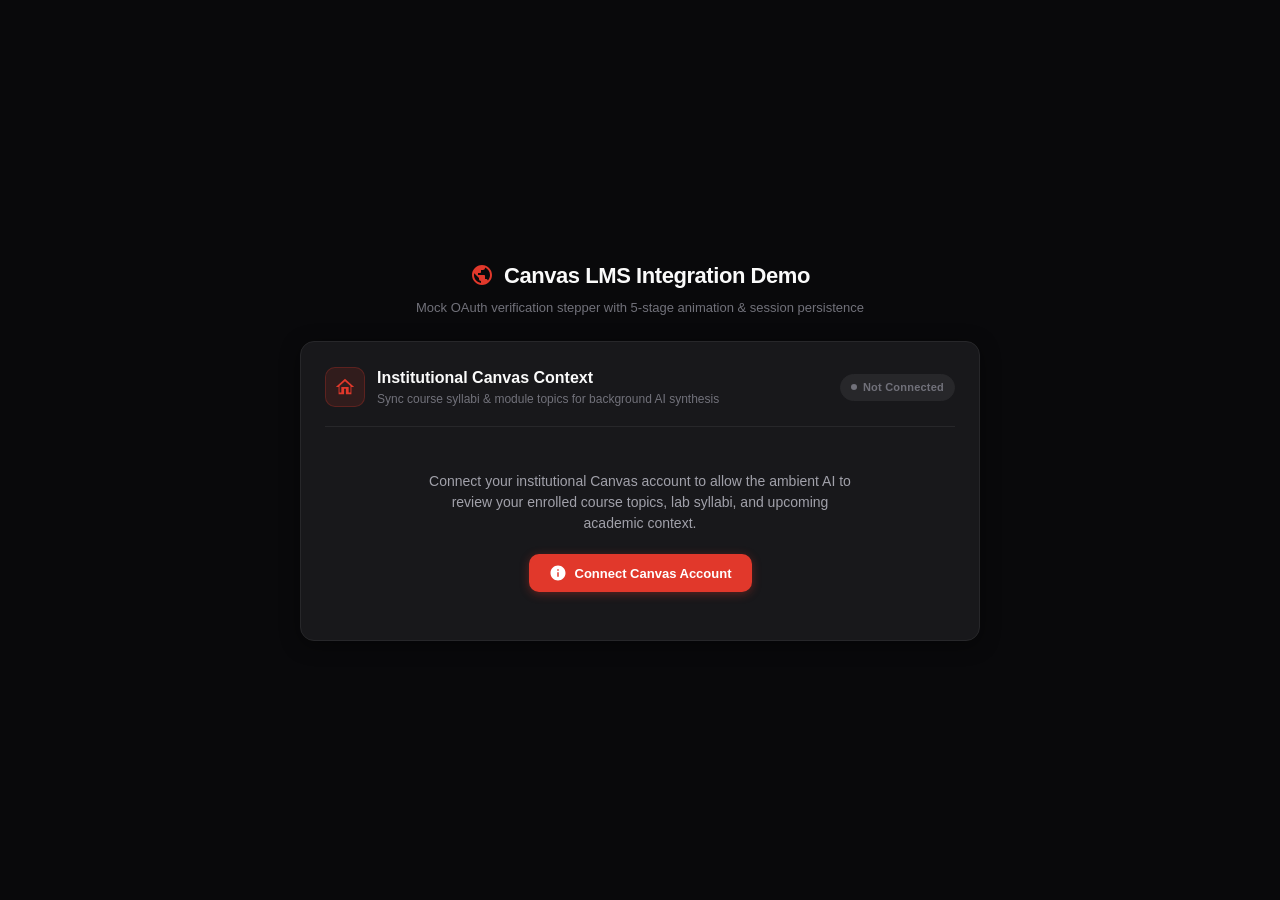
<file: fake_canvas_login/index.html>
<!DOCTYPE html>
<html lang="en">
<head>
  <meta charset="UTF-8">
  <meta name="viewport" content="width=device-width, initial-scale=1.0">
  <title>Canvas Mock OAuth Login & Verification Animation</title>
  <link rel="stylesheet" href="styles.css">
</head>
<body>

  <div class="container">
    <!-- Header -->
    <header class="demo-header">
      <div class="demo-title">
        <!-- Canvas Flame SVG Icon -->
        <svg viewBox="0 0 24 24">
          <path d="M12 2C6.48 2 2 6.48 2 12s4.48 10 10 10 10-4.48 10-10S17.52 2 12 2zm-1 17.93c-3.95-.49-7-3.85-7-7.93 0-.62.08-1.21.21-1.79L9 15v1c0 1.1.9 2 2 2v1.93zm6.9-2.54c-.26-.81-1-1.39-1.9-1.39h-1v-3c0-.55-.45-1-1-1H8v-2h2c.55 0 1-.45 1-1V7h2c1.1 0 2-.9 2-2v-.41c2.93 1.19 5 4.06 5 7.41 0 2.08-.8 3.97-2.1 5.39z"/>
        </svg>
        Canvas LMS Integration Demo
      </div>
      <p class="demo-subtitle">Mock OAuth verification stepper with 5-stage animation & session persistence</p>
    </header>

    <!-- Main Card -->
    <div class="asc-card">
      <div class="card-header">
        <div class="card-title-group">
          <div class="canvas-logo-icon">
            <svg viewBox="0 0 24 24">
              <path d="M12 3L2 12h3v8h6v-6h2v6h6v-8h3L12 3zm0 2.84L18 11v7h-2v-6H8v6H6v-7l6-5.16z"/>
            </svg>
          </div>
          <div>
            <h2 class="card-title">Institutional Canvas Context</h2>
            <p class="card-desc">Sync course syllabi & module topics for background AI synthesis</p>
          </div>
        </div>

        <div id="status-badge" class="badge badge-disconnected">
          <span class="badge-dot"></span>Not Connected
        </div>
      </div>

      <!-- State A: Disconnected -->
      <div id="card-disconnected" class="disconnected-content">
        <p class="disconnected-lead">
          Connect your institutional Canvas account to allow the ambient AI to review your enrolled course topics, lab syllabi, and upcoming academic context.
        </p>
        <button id="btn-connect-canvas" class="btn-canvas">
          <svg width="18" height="18" viewBox="0 0 24 24" fill="currentColor">
            <path d="M12 2C6.48 2 2 6.48 2 12s4.48 10 10 10 10-4.48 10-10S17.52 2 12 2zm1 15h-2v-6h2v6zm0-8h-2V7h2v2z"/>
          </svg>
          Connect Canvas Account
        </button>
      </div>

      <!-- State B: Connected -->
      <div id="card-connected" class="connected-content" style="display: none;">
        <div class="profile-bar">
          <div class="profile-info">
            <div id="student-avatar" class="avatar">AC</div>
            <div>
              <div id="student-name" class="student-name">Alex Chen</div>
              <div id="student-domain" class="student-domain">losrios.instructure.com</div>
            </div>
          </div>
          <button id="btn-disconnect-canvas" class="btn-danger-ghost" title="Clear session and disconnect">
            <svg width="14" height="14" viewBox="0 0 24 24" fill="none" stroke="currentColor" stroke-width="2">
              <path d="M9 21H5a2 2 0 0 1-2-2V5a2 2 0 0 1 2-2h4"></path>
              <polyline points="16 17 21 12 16 7"></polyline>
              <line x1="21" y1="12" x2="9" y2="12"></line>
            </svg>
            Disconnect Account
          </button>
        </div>

        <div>
          <div class="courses-section-title">
            <span>Synced Course Enrollments</span>
            <span id="courses-count" class="courses-count">4 Active Courses</span>
          </div>
          <div id="courses-grid" class="courses-grid">
            <!-- Dynamically populated from localStorage session -->
          </div>
        </div>
      </div>
    </div>
  </div>

  <!-- Modal Overlay -->
  <div id="modal-backdrop" class="modal-backdrop">
    <div id="modal-window" class="modal-window">

      <!-- STAGE 1: OAuth Consent -->
      <div id="stage-consent">
        <div class="modal-header">
          <div class="modal-header-brand">
            <svg viewBox="0 0 24 24">
              <path d="M12 2C6.48 2 2 6.48 2 12s4.48 10 10 10 10-4.48 10-10S17.52 2 12 2zm-1 17.93c-3.95-.49-7-3.85-7-7.93 0-.62.08-1.21.21-1.79L9 15v1c0 1.1.9 2 2 2v1.93zm6.9-2.54c-.26-.81-1-1.39-1.9-1.39h-1v-3c0-.55-.45-1-1-1H8v-2h2c.55 0 1-.45 1-1V7h2c1.1 0 2-.9 2-2v-.41c2.93 1.19 5 4.06 5 7.41 0 2.08-.8 3.97-2.1 5.39z"/>
            </svg>
            <h3 class="modal-header-title">Canvas OAuth2 Authorization</h3>
          </div>
        </div>

        <div class="modal-body">
          <!-- Pre-filled dummy student profile -->
          <div class="dummy-profile-card">
            <div class="dummy-avatar">AC</div>
            <div>
              <div class="dummy-name">Alex Chen (ID: STU-882910)</div>
              <div class="dummy-sub">chena8829@student.losrios.edu • losrios.instructure.com</div>
            </div>
          </div>

          <!-- Read-only API Scopes -->
          <div>
            <div class="scopes-label">Requested API Scopes (Read-Only)</div>
            
            <div class="scope-item">
              <span class="scope-tag">/api/v1/courses</span>
              <div class="scope-desc">Access enrolled course IDs, syllabi, and active module topic outlines.</div>
            </div>

            <div class="scope-item">
              <span class="scope-tag">/api/v1/users/self/todo</span>
              <div class="scope-desc">Access upcoming lab assignment deadlines and academic schedules.</div>
            </div>
          </div>
        </div>

        <div class="modal-footer">
          <button id="btn-modal-cancel" class="btn-secondary" type="button">Cancel</button>
          <button id="btn-modal-authorize" class="btn-canvas" type="button">
            Authorize &amp; Sync
          </button>
        </div>
      </div>

      <!-- STAGE 2: Verification Stepper (2300ms total) -->
      <div id="stage-stepper" class="stepper-view">
        <div class="stepper-header">
          <h3 class="stepper-title">Verifying Canvas Authorization</h3>
          <p class="stepper-subtitle">Establishing secure token handshake with institutional LMS</p>
        </div>

        <div class="stepper-steps-container">
          <!-- Step 1: 0–650ms -->
          <div id="step-1" class="step-row">
            <div class="step-icon-wrap">
              <span class="step-dot"></span>
              <span class="step-spinner"></span>
              <span class="step-check">&#10003;</span>
            </div>
            <span class="step-label">Handshaking with institutional LMS...</span>
          </div>

          <!-- Step 2: 650–1300ms -->
          <div id="step-2" class="step-row">
            <div class="step-icon-wrap">
              <span class="step-dot"></span>
              <span class="step-spinner"></span>
              <span class="step-check">&#10003;</span>
            </div>
            <span class="step-label">Validating OAuth2 Bearer token...</span>
          </div>

          <!-- Step 3: 1300–1950ms -->
          <div id="step-3" class="step-row">
            <div class="step-icon-wrap">
              <span class="step-dot"></span>
              <span class="step-spinner"></span>
              <span class="step-check">&#10003;</span>
            </div>
            <span class="step-label">Fetching active courses...</span>
          </div>
        </div>

        <!-- Progress Bar (0% -> 33% -> 66% -> 100%) -->
        <div class="stepper-progress-bar">
          <div id="stepper-progress-fill" class="stepper-progress-fill"></div>
        </div>
      </div>

    </div>
  </div>

  <script src="canvas_auth.js"></script>
</body>
</html>
</file>
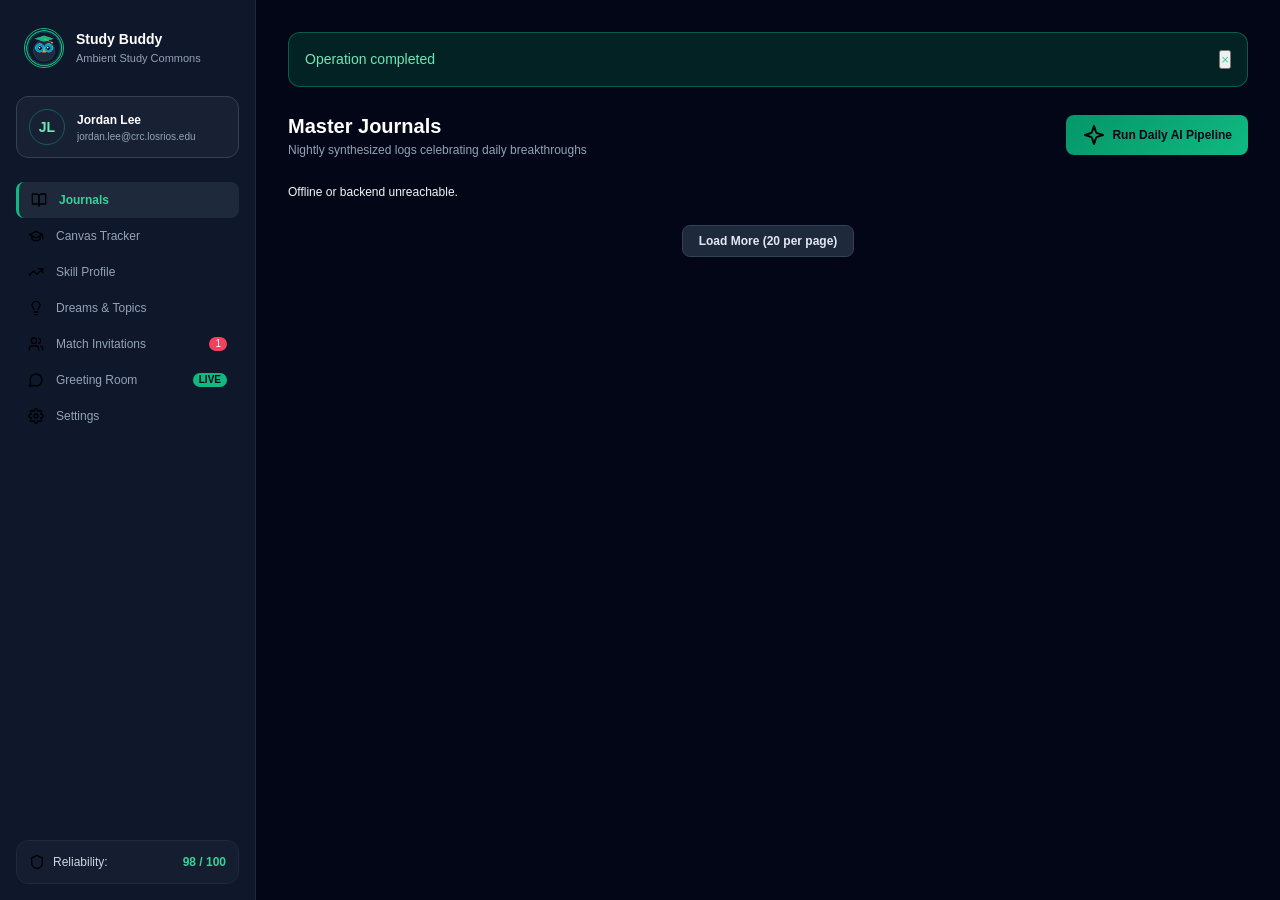
<file: vtest/dashboard/index.html>
<!DOCTYPE html>
<html lang="en">
<head>
  <meta charset="UTF-8">
  <meta name="viewport" content="width=device-width, initial-scale=1.0">
  <title>Study Buddy Dashboard — Full Production Architecture</title>
  <link rel="stylesheet" href="styles.css">
  <link rel="icon" type="image/png" href="assets/mascot/mascot-pet.png">
</head>
<body class="bg-slate-950 text-slate-100 flex min-h-screen">

  <!-- SIDEBAR NAVIGATION (Lines 465-518) -->
  <aside class="w-64 bg-slate-900 border-r border-slate-800 flex flex-col justify-between p-4 sticky top-0 h-screen select-none">
    <div>
      <!-- Brand & Mascot Logo -->
      <div class="flex items-center gap-3 px-2 py-3 mb-4">
        <img src="assets/mascot/mascot-pet.png" alt="Mascot" class="w-10 h-10 rounded-full border border-emerald-500 shadow-sm shadow-emerald-500/20">
        <div>
          <h1 class="text-sm font-bold text-white tracking-wide">Study Buddy</h1>
          <p class="text-[11px] text-slate-400">Ambient Study Commons</p>
        </div>
      </div>

      <!-- User Badge (Google Account) -->
      <div class="p-3 mb-6 rounded-xl bg-slate-800/60 border border-slate-700/60 flex items-center gap-3">
        <div class="w-9 h-9 rounded-full bg-emerald-500/20 border border-emerald-500/40 text-emerald-300 font-bold flex items-center justify-center text-sm" id="sidebar-user-avatar">
          JL
        </div>
        <div class="overflow-hidden">
          <div class="text-xs font-bold text-white truncate" id="sidebar-user-name">Jordan Lee</div>
          <div class="text-[10px] text-slate-400 truncate" id="sidebar-user-email">jordan.lee@crc.losrios.edu</div>
        </div>
      </div>

      <!-- Nav Links -->
      <nav class="space-y-1.5" id="nav-container">
        <button class="nav-item active" data-tab="journals">
          <img src="assets/icons/journal-nav-icon.svg" class="w-4 h-4" alt="icon">
          <span>Journals</span>
        </button>
        <button class="nav-item" data-tab="canvas">
          <img src="assets/icons/canvas-nav-icon.svg" class="w-4 h-4" alt="icon">
          <span>Canvas Tracker</span>
        </button>
        <button class="nav-item" data-tab="skills">
          <img src="assets/icons/skills-nav-icon.svg" class="w-4 h-4" alt="icon">
          <span>Skill Profile</span>
        </button>
        <button class="nav-item" data-tab="dreams">
          <img src="assets/icons/dreams-nav-icon.svg" class="w-4 h-4" alt="icon">
          <span>Dreams &amp; Topics</span>
        </button>
        <button class="nav-item relative" data-tab="invitations">
          <img src="assets/icons/invitation-nav-icon.svg" class="w-4 h-4" alt="icon">
          <span>Match Invitations</span>
          <span class="badge-pill bg-rose-500 text-white ml-auto" id="badge-invites">1</span>
        </button>
        <button class="nav-item" data-tab="greeting">
          <img src="assets/icons/greeting-nav-icon.svg" class="w-4 h-4" alt="icon">
          <span>Greeting Room</span>
          <span class="badge-pill bg-emerald-500 text-slate-950 ml-auto text-[9px] font-bold">LIVE</span>
        </button>
        <button class="nav-item" data-tab="settings">
          <img src="assets/icons/settings-nav-icon.svg" class="w-4 h-4" alt="icon">
          <span>Settings</span>
        </button>
      </nav>
    </div>

    <!-- Reliability Score Badge in Sidebar -->
    <div class="p-3 rounded-xl bg-slate-800/40 border border-slate-800 flex items-center justify-between">
      <div class="flex items-center gap-2 text-xs text-slate-300">
        <img src="assets/icons/shield-icon.svg" class="w-4 h-4 text-emerald-400" alt="shield">
        <span>Reliability:</span>
      </div>
      <span class="text-xs font-bold text-emerald-400" id="sidebar-credit-score">98 / 100</span>
    </div>
  </aside>

  <!-- MAIN CONTENT AREA -->
  <main class="flex-1 p-8 overflow-y-auto max-h-screen">

    <!-- Global Alert / Toast Box -->
    <div id="dash-toast" class="hidden mb-6 p-4 rounded-xl border border-emerald-500/40 bg-emerald-950/40 text-emerald-300 flex items-center justify-between shadow-lg">
      <span id="dash-toast-text" class="text-sm font-medium">Operation completed</span>
      <button onclick="this.parentElement.classList.add('hidden')" class="text-emerald-400 hover:text-white">&times;</button>
    </div>

    <!-- 1. JOURNALS TAB -->
    <section id="tab-journals" class="tab-pane active">
      <div class="flex items-center justify-between mb-6">
        <div>
          <h2 class="text-xl font-bold text-white tracking-tight">Master Journals</h2>
          <p class="text-xs text-slate-400">Nightly synthesized logs celebrating daily breakthroughs</p>
        </div>
        <div class="flex items-center gap-3">
          <button id="btn-trigger-pipeline" class="btn-primary text-xs flex items-center gap-1.5">
            <img src="assets/icons/auto-journal-icon.svg" class="w-3.5 h-3.5" alt="icon">
            <span>Run Daily AI Pipeline</span>
          </button>
        </div>
      </div>
      <div class="space-y-4" id="journal-list"></div>
      <div class="mt-6 flex justify-center">
        <button class="btn-secondary text-xs" id="btn-load-more-journals">Load More (20 per page)</button>
      </div>
    </section>

    <!-- 2. CANVAS TRACKER TAB -->
    <section id="tab-canvas" class="tab-pane">
      <div class="flex items-center justify-between mb-6">
        <div>
          <h2 class="text-xl font-bold text-white tracking-tight">Canvas LMS Reminders</h2>
          <p class="text-xs text-slate-400">Upcoming assignments, exams, and calendar events</p>
        </div>
      </div>
      <div class="space-y-3" id="canvas-reminder-list"></div>
    </section>

    <!-- 3. SKILL PROFILE TAB -->
    <section id="tab-skills" class="tab-pane">
      <div class="flex items-center justify-between mb-6">
        <div>
          <h2 class="text-xl font-bold text-white tracking-tight">Skill &amp; Growth Profile</h2>
          <p class="text-xs text-slate-400" id="skills-updated-time">Last updated today</p>
        </div>
      </div>
      <div class="grid grid-cols-1 md:grid-cols-2 gap-6 mb-6">
        <div class="p-5 rounded-2xl bg-emerald-950/20 border border-emerald-500/30">
          <h3 class="text-sm font-bold text-emerald-400 mb-3 flex items-center gap-2">
            <span>💪 Strengths</span>
          </h3>
          <div class="flex flex-wrap gap-2" id="skills-strengths"></div>
        </div>
        <div class="p-5 rounded-2xl bg-amber-950/20 border border-amber-500/30">
          <h3 class="text-sm font-bold text-amber-400 mb-3 flex items-center gap-2">
            <span>🌱 Growth Areas</span>
          </h3>
          <div class="flex flex-wrap gap-2" id="skills-weaknesses"></div>
        </div>
        <div class="p-5 rounded-2xl bg-cyan-950/20 border border-cyan-500/30">
          <h3 class="text-sm font-bold text-cyan-400 mb-3 flex items-center gap-2">
            <span>🧩 Team Roles</span>
          </h3>
          <div class="flex flex-wrap gap-2" id="skills-roles"></div>
        </div>
        <div class="p-5 rounded-2xl bg-purple-950/20 border border-purple-500/30">
          <h3 class="text-sm font-bold text-purple-400 mb-3 flex items-center gap-2">
            <span>🧠 Mindset &amp; Character Analysis</span>
          </h3>
          <p class="text-xs text-slate-300 leading-relaxed" id="skills-mindset"></p>
        </div>
      </div>
    </section>

    <!-- 4. DREAMS & TOPICS TAB -->
    <section id="tab-dreams" class="tab-pane">
      <div class="flex items-center justify-between mb-6">
        <div>
          <h2 class="text-xl font-bold text-white tracking-tight">Your Dreams &amp; Passion Topics</h2>
          <p class="text-xs text-slate-400">Autonomous topic tracking from your AI chat recaps</p>
        </div>
      </div>
      <div class="space-y-4" id="dreams-list"></div>
    </section>

    <!-- 5. MATCH INVITATIONS TAB -->
    <section id="tab-invitations" class="tab-pane">
      <div class="flex items-center justify-between mb-6">
        <div>
          <h2 class="text-xl font-bold text-white tracking-tight">Match Invitations</h2>
          <p class="text-xs text-slate-400">Collaborative opportunities matched by complementary skills and free time</p>
        </div>
      </div>
      <div class="space-y-4" id="invitations-list"></div>
    </section>

    <!-- 6. GREETING ROOM TAB -->
    <section id="tab-greeting" class="tab-pane">
      <div class="flex items-center justify-between mb-4 pb-4 border-b border-slate-800">
        <div>
          <div class="flex items-center gap-2">
            <h2 class="text-xl font-bold text-white">Greeting Room</h2>
            <span class="text-xs font-semibold px-2 py-0.5 rounded-full bg-emerald-500/20 text-emerald-400 border border-emerald-500/40">AI Moderated</span>
          </div>
          <p class="text-xs text-slate-400" id="room-topic-badge">Topic: Building a Minecraft Server &amp; Network Plugins</p>
        </div>
        <div class="text-xs text-slate-400">Jordan Lee &amp; Alex Rivera</div>
      </div>

      <!-- Live Chat Messages Container -->
      <div class="h-96 overflow-y-auto p-4 rounded-2xl bg-slate-900 border border-slate-800 space-y-4 mb-4" id="chat-messages-container"></div>

      <!-- Chat Input Area -->
      <div class="flex gap-3">
        <input type="text" id="chat-input" class="flex-1 bg-slate-900 border border-slate-700 rounded-xl px-4 py-3 text-xs text-white focus:outline-none focus:border-emerald-500" placeholder="Type a message to your study buddy...">
        <button id="btn-chat-send" class="btn-primary px-5 py-3 rounded-xl flex items-center justify-center">
          <img src="assets/icons/send-icon.svg" class="w-4 h-4" alt="send">
        </button>
      </div>
    </section>

    <!-- 7. SETTINGS & PRIVACY TAB -->
    <section id="tab-settings" class="tab-pane">
      <div class="mb-6">
        <h2 class="text-xl font-bold text-white tracking-tight">Data &amp; Privacy Controls</h2>
        <p class="text-xs text-slate-400">Fine-grained permissions, schedules, and complete data deletion</p>
      </div>

      <!-- Permissions -->
      <div class="p-6 rounded-2xl bg-slate-900 border border-slate-800 mb-6">
        <h3 class="text-sm font-bold text-white mb-1">Data Collection Permissions</h3>
        <p class="text-xs text-slate-400 mb-4">Toggle what the Chrome extension is allowed to collect.</p>
        <div class="space-y-3" id="permissions-container"></div>
      </div>

      <!-- Review Schedule -->
      <div class="p-6 rounded-2xl bg-slate-900 border border-slate-800 mb-6">
        <h3 class="text-sm font-bold text-white mb-1">Review Schedule</h3>
        <p class="text-xs text-slate-400 mb-3">How often should Study Buddy prompt your weekly review package?</p>
        <select id="select-review-cycle" class="bg-slate-800 border border-slate-700 text-xs text-white rounded-lg p-2.5">
          <option value="3">Every 3 Days</option>
          <option value="5">Every 5 Days</option>
          <option value="7" selected>Every 7 Days (Weekly)</option>
          <option value="14">Every 14 Days</option>
        </select>
      </div>

      <!-- Free Time Grid (7 columns x 3 rows) -->
      <div class="p-6 rounded-2xl bg-slate-900 border border-slate-800 mb-6">
        <h3 class="text-sm font-bold text-white mb-1">Your Free Time Schedule</h3>
        <p class="text-xs text-slate-400 mb-4">Click time blocks to set your general availability for peer greetings.</p>
        <div class="overflow-x-auto">
          <table class="w-full text-xs text-center border-collapse" id="freetime-table">
            <thead>
              <tr class="text-slate-400 border-b border-slate-800">
                <th class="py-2 text-left">Time Block</th>
                <th>Mon</th><th>Tue</th><th>Wed</th><th>Thu</th><th>Fri</th><th>Sat</th><th>Sun</th>
              </tr>
            </thead>
            <tbody id="freetime-tbody"></tbody>
          </table>
        </div>
        <button id="btn-save-freetime" class="mt-4 btn-primary text-xs">Save Free Time</button>
      </div>

      <!-- Export & Wipe -->
      <div class="p-6 rounded-2xl bg-slate-900 border border-slate-800 mb-6 flex flex-col sm:flex-row items-center justify-between gap-4">
        <div>
          <h3 class="text-sm font-bold text-white">Export All Data</h3>
          <p class="text-xs text-slate-400">Download a complete .zip archive of all journals, skills, dreams, and canvas history.</p>
        </div>
        <button id="btn-export-zip" class="btn-secondary text-xs flex items-center gap-2">
          <img src="assets/icons/download-icon.svg" class="w-4 h-4" alt="download">
          <span>Download All My Data (.zip)</span>
        </button>
      </div>

      <div class="p-6 rounded-2xl bg-rose-950/20 border border-rose-800/40">
        <h3 class="text-sm font-bold text-rose-300 mb-1">Danger Zone</h3>
        <p class="text-xs text-slate-400 mb-4">Permanently purge individual entries or erase all user records completely.</p>
        <div class="flex gap-3">
          <button id="btn-wipe-all" class="btn-danger text-xs flex items-center gap-2">
            <img src="assets/icons/trash-icon.svg" class="w-4 h-4" alt="trash">
            <span>Delete Everything</span>
          </button>
        </div>
      </div>
    </section>

  </main>

  <!-- DREAM SUBMIT MODAL (Lines 729-737) -->
  <div id="modal-submit-dream" class="modal-overlay hidden">
    <div class="modal-card">
      <h3 class="text-base font-bold text-white mb-2">Submit Your Dream to the Matching Pool</h3>
      <p class="text-xs text-slate-400 mb-4">Other peers with similar interests and complementary skills will be matched with you.</p>
      <input type="text" id="dream-title-input" class="w-full bg-slate-800 border border-slate-700 rounded-lg p-2.5 text-xs text-white mb-3" placeholder="Project Title">
      <textarea id="dream-desc-input" class="w-full bg-slate-800 border border-slate-700 rounded-lg p-2.5 text-xs text-white mb-3 h-24" placeholder="Describe what you want to build or explore..."></textarea>
      <input type="text" id="dream-tags-input" class="w-full bg-slate-800 border border-slate-700 rounded-lg p-2.5 text-xs text-white mb-4" placeholder="Tags (e.g. gaming, servers, Java, Linux)">
      <div class="flex justify-end gap-3">
        <button class="btn-secondary text-xs" onclick="document.getElementById('modal-submit-dream').classList.add('hidden')">Cancel</button>
        <button id="btn-confirm-submit-dream" class="btn-primary text-xs">Submit to Pool</button>
      </div>
    </div>
  </div>

  <script src="app.js"></script>
</body>
</html>
</file>
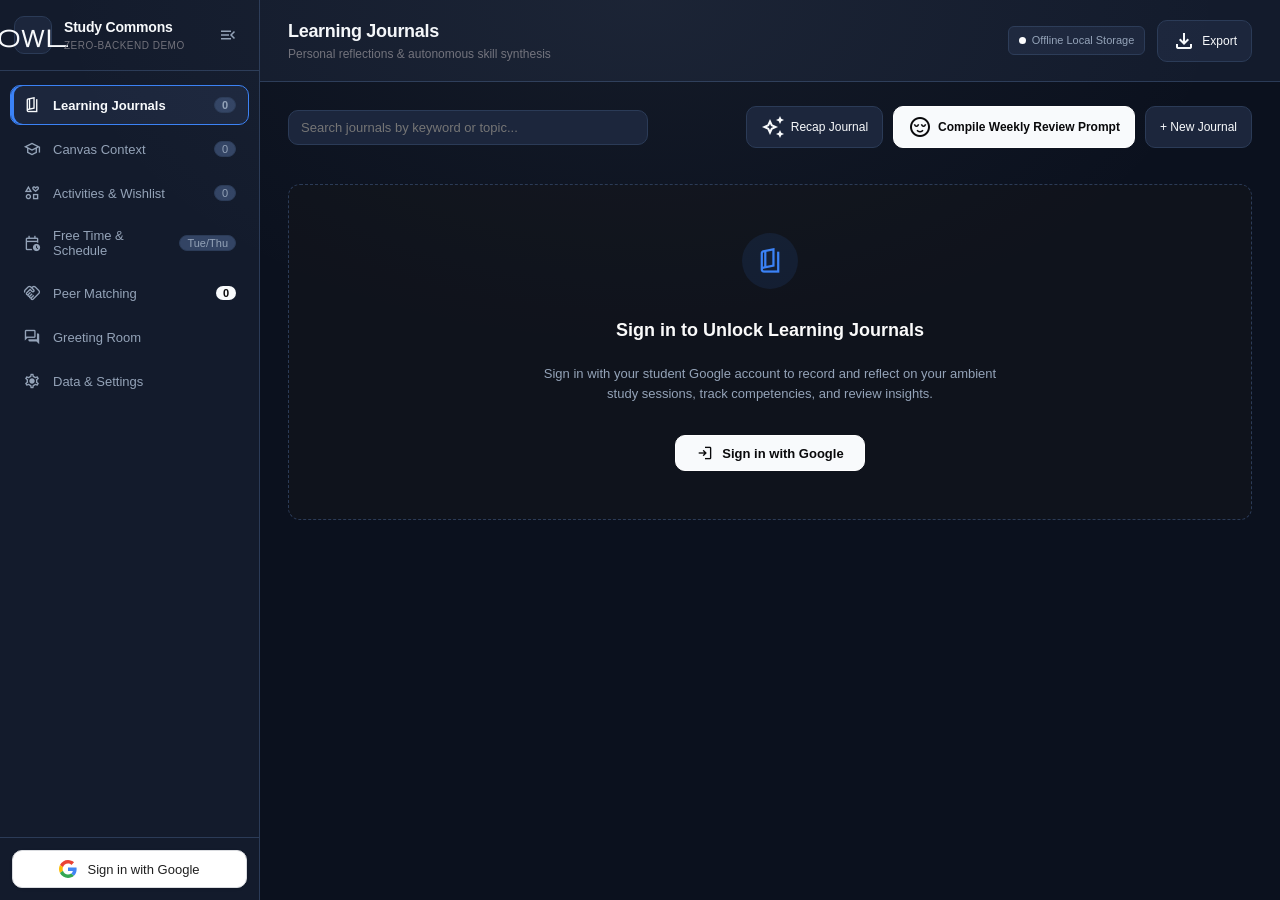
<file: demo/extension/dashboard/index.html>
<!DOCTYPE html>
<html lang="en">
<head>
  <meta charset="UTF-8">
  <meta name="viewport" content="width=device-width, initial-scale=1.0">
  <title>Ambient Study Commons | Dashboard</title>
  <link rel="stylesheet" href="https://fonts.googleapis.com/css2?family=Material+Symbols+Outlined:opsz,wght,FILL,GRAD@20..48,100..700,0..1,-50..200" />
  <link rel="stylesheet" href="styles.css">
</head>
<body>
  <div class="asc-layout">
    <!-- Sidebar -->
    <aside class="asc-sidebar">
      <div class="asc-sidebar-brand">
        <div class="asc-brand-icon">
          <span class="material-symbols-outlined">owl</span>
        </div>
        <div class="asc-brand-meta">
          <span class="asc-brand-title">Study Commons</span>
          <span class="asc-brand-tag">Zero-Backend Demo</span>
        </div>
        <button class="asc-sidebar-toggle-btn" id="btn-sidebar-collapse" title="Collapse sidebar">
          <span class="material-symbols-outlined">menu_open</span>
        </button>
      </div>

      <nav class="asc-nav">
        <button class="asc-nav-item active" data-tab="journals" title="Learning Journals">
          <span class="material-symbols-outlined">book_5</span>
          <span>Learning Journals</span>
          <span class="asc-badge" id="badge-journal-count">5</span>
        </button>

        <button class="asc-nav-item" data-tab="canvas" title="Canvas Context">
          <span class="material-symbols-outlined">school</span>
          <span>Canvas Context</span>
          <span class="asc-badge" id="badge-canvas-count">3</span>
        </button>

        <button class="asc-nav-item" data-tab="activities" title="Activities & Wishlist">
          <span class="material-symbols-outlined">interests</span>
          <span>Activities & Wishlist</span>
          <span class="asc-badge" id="badge-activities-count">3</span>
          <span id="badge-dreams-count" style="display: none;">3</span>
        </button>

        <button class="asc-nav-item" data-tab="freetime" title="Free Time & Schedule">
          <span class="material-symbols-outlined">calendar_clock</span>
          <span>Free Time &amp; Schedule</span>
          <span class="asc-badge" id="badge-freetime-summary">Tue/Thu</span>
        </button>

        <button class="asc-nav-item" data-tab="matches" title="Peer Matching">
          <span class="material-symbols-outlined">handshake</span>
          <span>Peer Matching</span>
          <span class="asc-badge asc-badge-alert" id="badge-match-count">1</span>
        </button>

        <button class="asc-nav-item" data-tab="greeting" title="Greeting Room">
          <span class="material-symbols-outlined">forum</span>
          <span>Greeting Room</span>
        </button>

        <button class="asc-nav-item" data-tab="settings" title="Data & Settings">
          <span class="material-symbols-outlined">settings</span>
          <span>Data & Settings</span>
        </button>
      </nav>

      <div class="asc-sidebar-footer">
        <!-- 1. Logged-In User State -->
        <div class="asc-user-dropdown-wrap" id="asc-user-dropdown-wrap">
          <!-- Drop-up Menu -->
          <div class="asc-user-dropup" id="asc-user-dropup">
            <button class="asc-dropup-item" id="btn-user-change-account">
              <span class="material-symbols-outlined">switch_account</span>
              <span>Change Account</span>
            </button>
            <div class="asc-dropup-divider"></div>
            <button class="asc-dropup-item asc-dropup-logout" id="btn-user-logout">
              <span class="material-symbols-outlined">logout</span>
              <span>Log Out</span>
            </button>
          </div>

          <!-- Clickable User Card -->
          <div class="asc-user-card" id="asc-user-card" title="Click for account options">
            <div class="asc-user-avatar">JL</div>
            <div class="asc-user-details">
              <div class="asc-user-row-top">
                <span class="asc-user-name">Jordan Lee</span>
                <span class="asc-user-trust-tag" title="Trust Score (out of 1000)">
                  <span class="material-symbols-outlined">shield</span>
                  <span id="user-trust-score-val">742</span>/1000
                </span>
              </div>
              <span class="asc-user-school">Cosumnes River College</span>
            </div>
            <span class="material-symbols-outlined asc-user-caret">unfold_more</span>
          </div>
        </div>

        <!-- 2. Logged-Out State: Sign in with Google Button -->
        <div class="asc-logged-out-box" id="asc-logged-out-box" style="display: none;">
          <button class="asc-google-signin-btn" id="btn-open-google-login" title="Sign in with your student Google Account">
            <svg class="asc-google-g" viewBox="0 0 48 48">
              <path fill="#EA4335" d="M24 9.5c3.54 0 6.71 1.22 9.21 3.6l6.85-6.85C35.9 2.38 30.47 0 24 0 14.62 0 6.51 5.38 2.56 13.22l7.98 6.19C12.43 13.72 17.74 9.5 24 9.5z"/>
              <path fill="#4285F4" d="M46.98 24.55c0-1.57-.15-3.09-.38-4.55H24v9.02h12.94c-.58 2.96-2.26 5.48-4.78 7.18l7.73 6c4.51-4.18 7.09-10.36 7.09-17.65z"/>
              <path fill="#FBBC05" d="M10.53 28.59c-.48-1.45-.76-2.99-.76-4.59s.27-3.14.76-4.59l-7.98-6.19C.92 16.46 0 20.12 0 24c0 3.88.92 7.54 2.56 10.79l7.97-6.2z"/>
              <path fill="#34A853" d="M24 48c6.48 0 11.93-2.13 15.89-5.81l-7.73-6c-2.15 1.45-4.92 2.3-8.16 2.3-6.26 0-11.57-4.22-13.47-9.91l-7.98 6.19C6.51 42.62 14.62 48 24 48z"/>
            </svg>
            <span>Sign in with Google</span>
          </button>
        </div>
      </div>
    </aside>

    <!-- Main Content Area -->
    <main class="asc-main">
      <!-- Top Bar -->
      <header class="asc-topbar">
        <div class="asc-topbar-title-wrap">
          <h1 class="asc-page-heading" id="page-heading">Learning Journals</h1>
          <span class="asc-page-subheading" id="page-subheading">Personal reflections & autonomous skill synthesis</span>
        </div>
        <div class="asc-topbar-actions">
          <div class="asc-status-chip">
            <span class="asc-status-dot"></span>
            <span>Offline Local Storage</span>
          </div>
          <button class="asc-btn-secondary" id="btn-export-top" title="Export all data to JSON">
            <span class="material-symbols-outlined">download</span> Export
          </button>
        </div>
      </header>

      <!-- View Containers -->
      <div class="asc-content-container">
        <div id="asc-ambient-glow-layer" class="asc-ambient-glow-layer"></div>

        <!-- 1. Learning Journals View -->
        <section class="asc-view active" id="view-journals">
          <div class="asc-toolbar">
            <div class="asc-search-wrap">
              <input type="text" class="asc-input" id="search-journals" placeholder="Search journals by keyword or topic...">
            </div>
            <div class="asc-btn-group">
              <button class="asc-btn-secondary" id="btn-recap-today-journal" title="Synthesize and merge today's study journals with AI">
                <span class="material-symbols-outlined">auto_awesome</span>
                <span>Recap Journal</span>
              </button>
              <button class="asc-btn-primary" id="btn-trigger-review-prompt">
                <span class="material-symbols-outlined">sentiment_calm</span>
                Compile Weekly Review Prompt
              </button>
              <button class="asc-btn-secondary" id="btn-add-manual-journal">
                + New Journal
              </button>
            </div>
          </div>

          <!-- Inline New Journal Form Card (as big as journal cards) -->
          <div class="asc-card" id="form-new-journal-card" style="display: none; border-color: var(--border-light); margin-bottom: 4px;">
            <div class="asc-card-header">
              <span class="asc-card-title">New Journal Entry</span>
              <button class="asc-sidebar-toggle-btn" id="btn-cancel-new-journal" title="Close" type="button">✕</button>
            </div>
            <div style="display: flex; flex-direction: column; gap: 10px;">
              <input type="text" class="asc-input" id="input-new-journal-title" placeholder="Title (e.g. Memory Arena Allocator, Subroutine ABI)...">
              <textarea class="asc-textarea" id="input-new-journal-body" placeholder="Write your reflection notes or study recap here..."></textarea>
            </div>
            <div style="display: flex; justify-content: flex-end; gap: 8px;">
              <button class="asc-btn-secondary" id="btn-dismiss-new-journal" type="button">Cancel</button>
              <button class="asc-btn-primary" id="btn-save-new-journal" type="button">Save Journal</button>
            </div>
          </div>

          <div class="asc-card-list" id="journals-list"></div>
        </section>

        <!-- 2. Canvas Course Context View -->
        <section class="asc-view" id="view-canvas">
          <!-- Main Title & Toolbar Row (Replaces old banner) -->
          <div class="canvas-header-block">
            <h2 class="canvas-main-title">Canvas Course Context</h2>
            
            <!-- Subheader Toolbar Line: Current Semester on left, Data & Sync button with settings icon on right -->
            <div class="canvas-toolbar-line">
              <div class="canvas-toolbar-left">
                <span class="canvas-semester-pill">
                  <span class="canvas-semester-dot"></span>
                  <span id="canvas-current-semester-text">Fall 2026</span>
                </span>
                <span class="canvas-term-subtext">Active Enrolled Term</span>
                <span id="canvas-toolbar-sync-badge" class="asc-tag" style="font-size: 11px; padding: 2px 8px; border-radius: 4px; display: inline-flex; align-items: center; gap: 4px; border: 1px solid rgba(34, 197, 94, 0.3); background: rgba(34, 197, 94, 0.15); color: #4ade80;">
                  <span class="material-symbols-outlined" style="font-size: 13px;">sync</span>
                  <span>Sync Active</span>
                </span>
              </div>
              <div class="canvas-toolbar-right">
                <button class="asc-btn-secondary" id="btn-canvas-data-sync" type="button">
                  <span class="material-symbols-outlined" style="font-size:16px;">settings</span>
                  <span>Data &amp; Sync</span>
                </button>
              </div>
            </div>
          </div>

          <!-- Logged-Out Notice Wrapper -->
          <div class="asc-login-notice-wrap" id="canvas-login-notice-wrap" style="display: none;"></div>

          <!-- Disconnected State Box (Rendered when user logs out of Canvas sync) -->
          <div id="canvas-disconnected-card" class="canvas-disconnected-box" style="display: none;">
            <div class="canvas-disconnected-icon">
              <span class="material-symbols-outlined">link_off</span>
            </div>
            <h3>Canvas Account Disconnected</h3>
            <p>Connect your institutional Canvas account to resume background syncing of course topics, syllabi, and upcoming exams for ambient AI synthesis.</p>
            <button class="btn-canvas" id="btn-reconnect-canvas" type="button">
              <span class="material-symbols-outlined" style="font-size:18px;">school</span>
              Connect Canvas Account
            </button>
          </div>

          <!-- Connected Content Wrapper (Active Live Courses) -->
          <div id="canvas-connected-content">
            <!-- Section 1: Current Enrolled Courses (Rectangular Canvas-style Cards) -->
            <div class="canvas-courses-grid" id="canvas-current-courses-grid"></div>
          </div>

          <!-- Previous Courses Wrapper (Preserved below even when logged out, unless explicitly removed) -->
          <div id="canvas-previous-wrapper">
            <!-- Minimalist Previous Courses Toggle (Left-aligned) -->
            <div class="canvas-previous-toggle-wrap">
              <div class="canvas-minimal-toggle" id="btn-toggle-previous-courses" role="button" tabindex="0">
                <span class="canvas-minimal-label">
                  <span id="text-toggle-previous">Show previous courses (5)</span>
                  <span class="material-symbols-outlined" id="icon-toggle-previous">expand_more</span>
                </span>
                <span class="canvas-minimal-line"></span>
              </div>
            </div>

            <!-- Section 2: Previous Courses (Grouped by Academic Term / Time) -->
            <div class="canvas-previous-section" id="canvas-previous-courses-section" style="display: none;">
              <div class="canvas-section-header" style="margin-top: 10px;">
                <div class="canvas-section-title-wrap">
                  <span class="material-symbols-outlined">history_edu</span>
                  <h4>Academic Course History</h4>
                  <span class="asc-badge" id="badge-canvas-previous-total">Completed</span>
                </div>
                <span class="canvas-term-indicator">Past Terms</span>
              </div>

              <!-- Term-grouped previous courses container -->
              <div id="canvas-previous-courses-container"></div>
            </div>
          </div>

          <!-- Hidden anchors for test runner and badge backward compatibility -->
          <span id="badge-canvas-current-count" style="display: none;">3</span>
          <span id="badge-previous-count" style="display: none;">5</span>
          <button id="btn-sync-canvas-mock" style="display: none;" type="button"></button>
          <div class="asc-card-list" id="canvas-reminders-list" style="display: none;"></div>
        </section>

        <!-- 4. Activities & Wishlist View -->
        <section class="asc-view" id="view-activities">
          <!-- Logged-Out Notice Wrapper -->
          <div class="asc-login-notice-wrap" id="activities-login-notice-wrap" style="display: none;"></div>

          <!-- Section 1: Virtual & Private Projects Pool -->
          <div class="asc-section-header-block">
            <div style="display: flex; align-items: center; justify-content: space-between; gap: 16px; flex-wrap: wrap;">
              <div class="asc-section-title-wrap" style="flex: 1; min-width: 280px;">
                <div class="asc-section-badge">Private Incubator Pool</div>
                <h2 style="font-size: 20px; font-weight: 700; margin: 4px 0 6px 0;">Virtual &amp; Private Projects Pool</h2>
                <p style="font-size: 13px; color: var(--text-muted); line-height: 1.5; margin: 0;">Explore large and small initiatives spanning app development, robotics, 3D procedural rendering, digital art, anime shorts, and systems engineering. Signal readiness to participate—Ambient AI clusters compatible peers until critical mass is reached to launch an incubator room.</p>
              </div>

              <!-- Button: Submit your dream to the pool -->
              <div>
                <button id="btn-toggle-submit-dream" type="button" class="asc-btn-primary" style="white-space: nowrap; display: inline-flex; align-items: center; gap: 8px; padding: 10px 18px; font-weight: 600;">
                  <span class="material-symbols-outlined" style="font-size: 20px;">add_circle</span>
                  <span>Submit your dream to the pool</span>
                </button>
              </div>
            </div>
          </div>

          <!-- Hidden Submit New Project Form Card (Top of Private Section) -->
          <div class="asc-card asc-project-submit-card" id="project-submit-form-wrap" style="display: none; margin-bottom: 24px; border: 1px solid rgba(255, 255, 255, 0.2); animation: ascFadeIn 0.25s ease;">
            <div class="asc-card-header" style="display: flex; align-items: center; justify-content: space-between; margin-bottom: 14px;">
              <div style="display: flex; align-items: center; gap: 8px;">
                <span class="material-symbols-outlined" style="color: var(--text-main);">rocket_launch</span>
                <h3 style="margin: 0; font-size: 16px; font-weight: 700;">Propose an Exploration Project or Creative Wishlist Item</h3>
              </div>
              <button class="asc-btn-secondary" id="btn-cancel-submit-dream" type="button" style="padding: 2px 6px; border-radius: 50%; width: 28px; height: 28px; display: flex; align-items: center; justify-content: center;" title="Cancel & Close">
                <span class="material-symbols-outlined" style="font-size: 18px;">close</span>
              </button>
            </div>
            <form id="form-add-project" class="asc-form">
              <div class="asc-form-grid-2">
                <div class="asc-form-group">
                  <label class="asc-form-label">Project Title &amp; Objective</label>
                  <input type="text" class="asc-input" id="project-title" placeholder="e.g. Bare-Metal x86-64 Microkernel or 3D Procedural Ecosystem Simulator" required>
                </div>
                <div class="asc-form-group">
                  <label class="asc-form-label">Category / Domain</label>
                  <select class="asc-input asc-select" id="project-category">
                    <option value="Robotics & Embedded Systems">Robotics &amp; Embedded Systems</option>
                    <option value="Systems Programming & Low-Level OS">Systems Programming &amp; Low-Level OS</option>
                    <option value="3D Rendering & Ecological Simulation">3D Rendering &amp; Ecological Simulation</option>
                    <option value="Digital Art & Concept Design">Digital Art &amp; Concept Design</option>
                    <option value="Anime, 2D/3D Animation & Film">Anime, 2D/3D Animation &amp; Film</option>
                    <option value="Mobile & Web Applications">Mobile &amp; Web Applications</option>
                    <option value="Habitat Conservation & Bioacoustics">Habitat Conservation &amp; Bioacoustics</option>
                  </select>
                </div>
              </div>
              <div class="asc-form-group">
                <label class="asc-form-label">Detailed Project Scope &amp; Vision</label>
                <textarea class="asc-input asc-textarea" id="project-desc" rows="3" placeholder="Outline the technology stack, creative concept, and what kind of collaborator strengths would make this fun to build together..."></textarea>
              </div>
              <div class="asc-form-group">
                <label class="asc-form-label">Technology &amp; Tools Tags (Comma-separated)</label>
                <input type="text" class="asc-input" id="project-tech" placeholder="e.g. ROS2, C++20, LIDAR, RTOS or Blender, Unreal Engine 5, Subsurface Scattering, SSS">
              </div>
              <div style="display: flex; justify-content: flex-end; gap: 10px; margin-top: 12px;">
                <button type="button" id="btn-cancel-submit-dream-alt" class="asc-btn-secondary" style="padding: 8px 16px;">Cancel</button>
                <button type="submit" class="asc-btn-primary">
                  <span class="material-symbols-outlined">rocket_launch</span>
                  Publish to Private Incubator Pool
                </button>
              </div>
            </form>
          </div>

          <!-- Private Projects Cards Grid -->
          <div class="asc-projects-grid" id="private-projects-list"></div>

          <!-- Section 2: Verified Local Community Activities -->
          <div class="asc-section-header-block" style="margin-top: 36px;">
            <div class="asc-community-toolbar">
              <div class="asc-section-title-wrap">
                <div class="asc-section-badge" style="background: rgba(16, 185, 129, 0.15); color: #10b981; border: 1px solid rgba(16, 185, 129, 0.3);">Verified Fieldwork & Civic Opportunities</div>
                <h2 style="font-size: 20px; font-weight: 700; margin: 4px 0 6px 0;">Local Community Activities & Public Quests</h2>
                <p style="font-size: 13px; color: var(--text-muted); line-height: 1.5; margin: 0;">Curated hackathons, public STEM mentoring, and environmental restoration hosted by verified local organizations. Clicking Join routes directly to official host registration.</p>
              </div>

              <!-- AI Filter Toggle -->
              <div class="asc-community-toggle-wrap">
                <button id="btn-filter-community-ai" type="button" class="asc-community-filter-btn active">
                  <span class="material-symbols-outlined">psychology</span>
                  Sorted by AI (Recommended)
                </button>
                <button id="btn-filter-community-all" type="button" class="asc-community-filter-btn">
                  <span class="material-symbols-outlined">public</span>
                  All Available
                </button>
              </div>
            </div>

            <div id="community-ai-pill-note" class="asc-ai-pill-note" style="display: none;"></div>
          </div>

          <!-- Community Activities Grid -->
          <div class="asc-community-grid" id="community-activities-list"></div>

          <!-- Backward compatibility anchors for tests and previous views -->
          <div id="view-dreams" style="display: none;"></div>
          <div id="dreams-list" style="display: none;"></div>
          <form id="form-add-dream" style="display: none;"><input id="dream-title"><textarea id="dream-desc"></textarea><input id="dream-course"></form>
        </section>

        <!-- 5. Free Time & Study Schedule View -->
        <section class="asc-view" id="view-freetime">
          <!-- Logged-Out Notice Wrapper -->
          <div class="asc-login-notice-wrap" id="freetime-login-notice-wrap" style="display: none;"></div>

          <div class="asc-banner">
            <div class="asc-banner-icon">
              <span class="material-symbols-outlined">calendar_clock</span>
            </div>
            <div class="asc-banner-content">
              <h3>Weekly Free Time &amp; Availability Schedule</h3>
              <p>Select your weekly open hours and study periods. Ambient AI continuously matches you with peers who have overlapping schedules, prioritizes Greeting Room study times, and filters community activities to times you can attend.</p>
            </div>
          </div>

          <div class="asc-grid-2col">
            <!-- Left Card: Configure Weekly Availability -->
            <div class="asc-card" style="display: flex; flex-direction: column; gap: 18px;">
              <div class="asc-card-header" style="display: flex; align-items: center; justify-content: space-between;">
                <div style="display: flex; align-items: center; gap: 8px;">
                  <span class="material-symbols-outlined" style="color: var(--text-main);">tune</span>
                  <h3 style="margin: 0; font-size: 16px;">Configure Your Study Hours</h3>
                </div>
                <button class="asc-btn-secondary" id="btn-open-freetime-modal" type="button" style="display: none;"></button>
              </div>

              <!-- Quick Presets -->
              <div>
                <label style="font-size: 11px; font-weight: 700; color: var(--text-muted); text-transform: uppercase; letter-spacing: 0.5px; display: block; margin-bottom: 8px;">Quick Schedule Presets</label>
                <div style="display: flex; gap: 8px; flex-wrap: wrap;">
                  <button type="button" class="asc-btn-secondary" id="btn-preset-tue-thu" style="padding: 7px 14px; font-size: 12px; font-weight: 600;">Tue &amp; Thu Standard</button>
                  <button type="button" class="asc-btn-secondary" id="btn-preset-weekdays" style="padding: 7px 14px; font-size: 12px; font-weight: 600;">All Weekdays</button>
                  <button type="button" class="asc-btn-secondary" id="btn-preset-all" style="padding: 7px 14px; font-size: 12px; font-weight: 600;">Everyday</button>
                </div>
              </div>

              <!-- Days of the Week Selection -->
              <div>
                <div style="display: flex; align-items: center; justify-content: space-between; margin-bottom: 8px;">
                  <label style="font-size: 11px; font-weight: 700; color: var(--text-muted); text-transform: uppercase; letter-spacing: 0.5px; margin: 0;">Select Day to Customize</label>
                  <span style="font-size: 11px; color: var(--text-muted);">Click a day to edit its hours</span>
                </div>
                <div class="asc-freetime-days-row" style="gap: 6px;">
                  <button type="button" class="asc-day-chip" id="btn-day-mon" data-day="Mon" title="Monday" style="height: 38px; font-size: 13px;">Mon</button>
                  <button type="button" class="asc-day-chip active selected-day" id="btn-day-tue" data-day="Tue" title="Tuesday" style="height: 38px; font-size: 13px;">Tue</button>
                  <button type="button" class="asc-day-chip" id="btn-day-wed" data-day="Wed" title="Wednesday" style="height: 38px; font-size: 13px;">Wed</button>
                  <button type="button" class="asc-day-chip active" id="btn-day-thu" data-day="Thu" title="Thursday" style="height: 38px; font-size: 13px;">Thu</button>
                  <button type="button" class="asc-day-chip" id="btn-day-fri" data-day="Fri" title="Friday" style="height: 38px; font-size: 13px;">Fri</button>
                  <button type="button" class="asc-day-chip" id="btn-day-sat" data-day="Sat" title="Saturday" style="height: 38px; font-size: 13px;">Sat</button>
                  <button type="button" class="asc-day-chip" id="btn-day-sun" data-day="Sun" title="Sunday" style="height: 38px; font-size: 13px;">Sun</button>
                </div>
              </div>

              <!-- Individual Day Editor Card -->
              <div class="asc-freetime-day-editor" style="background: var(--bg-main); border: 1px solid var(--border-color); border-radius: 10px; padding: 16px; display: flex; flex-direction: column; gap: 14px;">
                <!-- Day Header with Toggle -->
                <div style="display: flex; align-items: center; justify-content: space-between; border-bottom: 1px solid var(--border-color); padding-bottom: 12px;">
                  <div style="display: flex; align-items: center; gap: 8px;">
                    <span class="material-symbols-outlined" style="font-size: 20px; color: #3b82f6;">edit_calendar</span>
                    <strong id="freetime-active-day-label" style="font-size: 14.5px; color: #ffffff;">Tuesday</strong>
                    <span id="freetime-active-day-status-pill" class="asc-badge" style="background: rgba(34, 197, 94, 0.15); color: #4ade80;">Active</span>
                  </div>
                  <label style="display: flex; align-items: center; gap: 8px; font-size: 12px; color: var(--text-main); cursor: pointer; user-select: none;">
                    <input type="checkbox" id="freetime-day-enable-toggle" checked style="accent-color: #3b82f6; width: 16px; height: 16px; cursor: pointer;">
                    <span>Available on this day</span>
                  </label>
                </div>

                <!-- Day Content (visible when enabled) -->
                <div id="freetime-day-content-wrap" style="display: flex; flex-direction: column; gap: 14px;">
                  <!-- Preferred Time-of-Day Blocks -->
                  <div>
                    <label style="font-size: 11px; font-weight: 700; color: var(--text-muted); text-transform: uppercase; letter-spacing: 0.5px; display: block; margin-bottom: 8px;">Preferred Time Periods for <span id="freetime-active-day-label-slots">Tuesday</span></label>
                    <div class="asc-freetime-slots-row" style="gap: 8px;">
                      <button type="button" class="asc-slot-chip" id="btn-slot-morning" data-slot="Morning" style="padding: 8px 12px; font-size: 12px;">Morning (9am - 12pm)</button>
                      <button type="button" class="asc-slot-chip active" id="btn-slot-afternoon" data-slot="Afternoon" style="padding: 8px 12px; font-size: 12px;">Afternoon (1pm - 5pm)</button>
                      <button type="button" class="asc-slot-chip" id="btn-slot-evening" data-slot="Evening" style="padding: 8px 12px; font-size: 12px;">Evening (6pm - 9pm)</button>
                    </div>
                  </div>

                  <!-- Daily Study Window Start & End Times -->
                  <div>
                    <label style="font-size: 11px; font-weight: 700; color: var(--text-muted); text-transform: uppercase; letter-spacing: 0.5px; display: block; margin-bottom: 8px;">Custom Daily Hours for <span id="freetime-active-day-label-times">Tuesday</span></label>
                    <div style="display: grid; grid-template-columns: 1fr 1fr; gap: 12px;">
                      <div>
                        <span style="font-size: 11px; color: var(--text-muted); display: block; margin-bottom: 4px;">Earliest Available</span>
                        <input type="time" class="asc-input" id="freetime-time-start" value="14:00">
                      </div>
                      <div>
                        <span style="font-size: 11px; color: var(--text-muted); display: block; margin-bottom: 4px;">Latest Available</span>
                        <input type="time" class="asc-input" id="freetime-time-end" value="16:30">
                      </div>
                    </div>
                  </div>

                  <!-- Copy across days button -->
                  <div style="display: flex; justify-content: flex-start;">
                    <button type="button" class="asc-btn-secondary" id="btn-apply-to-all-days" style="font-size: 11.5px; padding: 6px 12px; display: flex; align-items: center; gap: 6px; color: var(--text-muted);">
                      <span class="material-symbols-outlined" style="font-size: 15px;">content_copy</span>
                      <span>Copy this day's hours to all active days</span>
                    </button>
                  </div>
                </div>

                <!-- Disabled Day State -->
                <div id="freetime-day-disabled-note" style="display: none; padding: 16px; background: rgba(255, 255, 255, 0.02); border: 1px dashed var(--border-color); border-radius: 6px; text-align: center; color: var(--text-muted); font-size: 12px;">
                  <span class="material-symbols-outlined" style="font-size: 26px; color: #71717a; margin-bottom: 6px; display: block;">event_busy</span>
                  <strong id="freetime-active-day-label-disabled" style="color: #ffffff;">Tuesday</strong> is currently marked as unavailable. Check "Available on this day" above to set your study hours.
                </div>
              </div>

              <!-- Save / Action Button -->
              <div style="margin-top: 4px; padding-top: 14px; border-top: 1px solid var(--border-color); display: flex; justify-content: space-between; align-items: center;">
                <span style="font-size: 11.5px; color: var(--text-muted);">Auto-rearranges peer matches and recommendations</span>
                <button type="button" class="asc-btn-primary" id="btn-save-freetime-grid" style="display: flex; align-items: center; gap: 8px; padding: 10px 20px;">
                  <span class="material-symbols-outlined" style="font-size: 18px;">event_available</span>
                  <span>Save &amp; Rearrange Suggestions</span>
                </button>
              </div>
            </div>

            <!-- Right Card: Active AI Matching Matrix & Status -->
            <div class="asc-card" style="display: flex; flex-direction: column; gap: 16px;">
              <div class="asc-card-header">
                <div style="display: flex; align-items: center; gap: 8px;">
                  <span class="material-symbols-outlined" style="color: var(--text-main);">psychology</span>
                  <h3 style="margin: 0; font-size: 16px;">Active AI Timetable Matrix</h3>
                </div>
              </div>

              <!-- Active Status Card -->
              <div style="background: rgba(59, 130, 246, 0.08); border: 1px solid rgba(59, 130, 246, 0.25); border-radius: 10px; padding: 16px;">
                <div style="font-size: 11px; font-weight: 700; color: #93c5fd; text-transform: uppercase; letter-spacing: 0.5px; margin-bottom: 4px;">Active Scheduled Window</div>
                <div id="freetime-summary-text" style="font-size: 16px; font-weight: 700; color: #ffffff; margin-bottom: 6px;">Tuesdays &amp; Thursdays, 2:00 PM - 4:30 PM</div>
                <div style="font-size: 12px; color: var(--text-muted); line-height: 1.45;">
                  Matches in the <strong>Peer Matching</strong> tab are automatically calculated against these hours. Click any day row below to toggle on/off.
                </div>
              </div>

              <!-- Weekly Timetable Matrix -->
              <div>
                <div class="asc-matrix-header-row">
                  <span style="flex: 1.5;">Day &amp; Study Window</span>
                  <span style="flex: 1; text-align: center;">Morning (9-12)</span>
                  <span style="flex: 1.2; text-align: center;">Afternoon (1-5)</span>
                  <span style="flex: 1; text-align: center;">Evening (6-9)</span>
                </div>
                <div id="freetime-matrix-body" class="asc-matrix-container"></div>
              </div>

              <!-- AI Alignment Hint -->
              <div style="background: var(--bg-subtle); padding: 12px 14px; border-radius: 8px; border: 1px solid var(--border-color); font-size: 12px; color: var(--text-muted); display: flex; align-items: center; gap: 8px;">
                <span class="material-symbols-outlined" style="font-size: 18px; color: #10b981;">diversity_3</span>
                <span>Jordan &amp; Alex overlap on <strong>Tue &amp; Thu afternoons</strong> for the Cross-Disciplinary Project Studio.</span>
              </div>
            </div>
          </div>

          <!-- Backward compatibility hidden anchors -->
          <div class="asc-modal-overlay" id="modal-freetime-schedule" style="display: none;"><button id="btn-close-freetime-modal"></button><button id="btn-cancel-freetime-modal"></button></div>
          <div id="freetime-sidebar-section" style="display: none;"></div>
        </section>

        <!-- 6. Peer Matching View -->
        <section class="asc-view" id="view-matches">
          <!-- Logged-Out Notice Wrapper -->
          <div class="asc-login-notice-wrap" id="matches-login-notice-wrap" style="display: none;"></div>

          <div class="asc-banner">
            <div class="asc-banner-icon">
              <span class="material-symbols-outlined">handshake</span>
            </div>
            <div class="asc-banner-content">
              <h3>Peer Study Matching</h3>
              <p>Project and lab pairings matched to your goals and free time. Both peers confirm before the chat session unlocks.</p>
            </div>
          </div>

          <!-- Matching Overview & Filter Bar -->
          <div style="display: flex; align-items: center; justify-content: space-between; gap: 10px; margin-bottom: 16px; flex-wrap: wrap;">
            <div style="display: flex; align-items: center; gap: 6px; flex-wrap: wrap;">
              <button type="button" class="asc-community-filter-btn active" id="btn-filter-match-all" style="padding: 5px 12px; font-size: 12px;">
                <span>All</span>
                <span class="asc-badge" id="badge-filter-match-all" style="background: rgba(255,255,255,0.1); margin-left: 4px;">2</span>
              </button>
              <button type="button" class="asc-community-filter-btn" id="btn-filter-match-confirmed" style="padding: 5px 12px; font-size: 12px;">
                <span class="material-symbols-outlined" style="font-size: 15px; color: #10b981;">event_available</span>
                <span>Confirmed</span>
                <span class="asc-badge" id="badge-filter-match-confirmed" style="background: rgba(16,185,129,0.2); color: #34d399; margin-left: 4px;">0</span>
              </button>
              <button type="button" class="asc-community-filter-btn" id="btn-filter-match-pending" style="padding: 5px 12px; font-size: 12px;">
                <span class="material-symbols-outlined" style="font-size: 15px; color: #f59e0b;">hourglass_top</span>
                <span>Pending Peer</span>
                <span class="asc-badge" id="badge-filter-match-pending" style="background: rgba(245,158,11,0.2); color: #fbbf24; margin-left: 4px;">1</span>
              </button>
              <button type="button" class="asc-community-filter-btn" id="btn-filter-match-actionable" style="padding: 5px 12px; font-size: 12px;">
                <span class="material-symbols-outlined" style="font-size: 15px; color: #3b82f6;">mark_email_unread</span>
                <span>New</span>
                <span class="asc-badge" id="badge-filter-match-actionable" style="background: rgba(59,130,246,0.2); color: #93c5fd; margin-left: 4px;">1</span>
              </button>
            </div>

            <!-- Double Opt-in Process Note -->
            <div style="display: flex; align-items: center; gap: 6px; font-size: 11.5px; color: var(--text-muted); background: var(--bg-card); padding: 5px 10px; border-radius: 6px; border: 1px solid var(--border-color);">
              <span class="material-symbols-outlined" style="font-size: 15px; color: #60a5fa;">verified_user</span>
              <span>Double-Opt-In • 24h Window</span>
            </div>
          </div>

          <div class="asc-match-cards-container" id="match-cards-list"></div>
        </section>

        <!-- 6. Greeting Room View -->
        <section class="asc-view" id="view-greeting">
          <!-- Logged-Out Notice Wrapper -->
          <div class="asc-login-notice-wrap" id="greeting-login-notice-wrap" style="display: none;"></div>

          <!-- Confirmed Meetings Countdown Section -->
          <div class="asc-confirmed-meetings-section" id="greeting-meetings-wrap">
            <div class="asc-meetings-header">
              <div style="display: flex; align-items: center; gap: 8px;">
                <span class="material-symbols-outlined" style="color: #10b981; font-size: 20px;">alarm</span>
                <h3 style="margin: 0; font-size: 15px; font-weight: 700; color: var(--text-main);">Upcoming Confirmed Study Meetings</h3>
              </div>
              <span class="asc-badge" id="greeting-meetings-count-badge" style="background: rgba(16, 185, 129, 0.15); color: #34d399; border: 1px solid rgba(16, 185, 129, 0.3);">
                0 Scheduled
              </span>
            </div>
            <div class="asc-greeting-meetings-list" id="greeting-meetings-list"></div>
          </div>

          <div class="asc-chat-container" id="greeting-chat-container" style="display: none;">
            <div class="asc-chat-header">
              <div class="asc-chat-header-info">
                <h3 id="greeting-room-title">Study Pairing Room</h3>
                <span class="asc-chat-sub" id="greeting-room-sub">Presided by Study Commons AI Host Owl</span>
              </div>
              <div class="asc-participants" id="greeting-room-participants">
                <span class="asc-user-pill" id="greeting-user-pill">Jordan Lee (You)</span>
                <span class="asc-user-pill" id="greeting-peer-pill">Samira Patel</span>
                <span class="asc-user-pill host">🦉 AI Host Owl</span>
              </div>
            </div>

            <div class="asc-chat-messages" id="chat-messages"></div>

            <form class="asc-chat-input-bar" id="form-chat-send">
              <input type="text" class="asc-input" id="chat-user-input" placeholder="Type your message to peer and AI Host..." autocomplete="off">
              <button type="submit" class="asc-btn-primary">
                Send
              </button>
            </form>
          </div>
        </section>

        <!-- 7. Data & Settings View -->
        <section class="asc-view" id="view-settings">
          <div class="asc-grid-2col">
            <div class="asc-card">
              <div class="asc-card-header">
                <h3>Ambient Privacy & Collection Settings</h3>
              </div>
              <div class="asc-settings-list">
                <label class="asc-toggle-row">
                  <input type="checkbox" id="pref-ai-chats" checked>
                  <div class="asc-toggle-text">
                    <span class="asc-toggle-title">Collect AI Learning Chats</span>
                    <span class="asc-toggle-desc">Enable recap injection and session saving in ChatGPT & Gemini</span>
                  </div>
                </label>

                <label class="asc-toggle-row">
                  <input type="checkbox" id="pref-canvas-modules" checked>
                  <div class="asc-toggle-text">
                    <span class="asc-toggle-title">Canvas Syllabus & Module Tracking</span>
                    <span class="asc-toggle-desc">Store course module deadlines for smart journal context</span>
                  </div>
                </label>

                <label class="asc-toggle-row">
                  <input type="checkbox" id="pref-canvas-grades" checked>
                  <div class="asc-toggle-text">
                    <span class="asc-toggle-title">Local Grade Confidence Weighting</span>
                    <span class="asc-toggle-desc">Never shared externally; informs internal review frequency</span>
                  </div>
                </label>
              </div>
            </div>

            <div class="asc-card">
              <div class="asc-card-header">
                <h3>Zero-Backend Data Management</h3>
              </div>
              <div class="asc-data-actions">
                <p class="asc-help-text">
                  This entire extension runs on your local machine using Chrome Storage API. No external telemetry or cloud servers are required.
                </p>
                <div class="asc-btn-vertical-group">
                  <button class="asc-btn-primary" id="btn-export-full">
                    <span class="material-symbols-outlined">download</span>
                    Export All Commons Data (.json)
                  </button>
                  <button class="asc-btn-secondary" id="btn-reset-seed">
                    <span class="material-symbols-outlined">refresh</span>
                    Reset to Initial Seed Demo Fixtures
                  </button>
                </div>
              </div>
            </div>

            <!-- Theme & Appearance Customization Studio -->
            <div class="asc-card" style="grid-column: span 2;">
              <div class="asc-card-header">
                <div style="display: flex; align-items: center; gap: 8px;">
                  <span class="material-symbols-outlined" style="color: #60a5fa; font-size: 20px;">palette</span>
                  <h3>Theme & Appearance Studio</h3>
                </div>
                <div style="display: flex; align-items: center; gap: 8px;">
                  <span class="asc-badge" style="background: rgba(59, 130, 246, 0.15); color: #93c5fd;">Live Preview</span>
                  <button class="asc-btn-secondary" id="btn-reset-theme-default" type="button" style="padding: 4px 10px; font-size: 11px;">
                    <span class="material-symbols-outlined" style="font-size: 13px;">restart_alt</span> Reset Default
                  </button>
                </div>
              </div>
              <p class="asc-help-text" style="margin-bottom: 14px;">
                Customize the visual atmosphere of your Study Commons dashboard. Choose curated dark palette presets, primary brand accents, and interface corner styling.
              </p>

              <!-- 1. Curated Atmospheric Palette Presets -->
              <div style="margin-bottom: 16px;">
                <label style="display: block; font-size: 12px; font-weight: 600; color: var(--text-main); margin-bottom: 8px;">
                  Curated Atmospheric Presets
                </label>
                <div class="asc-theme-presets-grid">
                  <!-- Midnight Obsidian -->
                  <div class="asc-theme-card" id="theme-preset-midnight" data-preset="midnight">
                    <div class="asc-theme-card-preview" style="background: #09090b; border: 1px solid #27272a;">
                      <span class="asc-preview-dot" style="background: #18181b;"></span>
                      <span class="asc-preview-dot" style="background: #3b82f6;"></span>
                      <span class="asc-preview-dot" style="background: #fafafa;"></span>
                    </div>
                    <div class="asc-theme-card-info">
                      <span class="material-symbols-outlined asc-theme-icon" style="color: #93c5fd;">dark_mode</span>
                      <div>
                        <strong>Midnight Obsidian</strong>
                        <small>Deep zinc & classic modern</small>
                      </div>
                    </div>
                  </div>

                  <!-- Forest Emerald -->
                  <div class="asc-theme-card" id="theme-preset-emerald" data-preset="emerald">
                    <div class="asc-theme-card-preview" style="background: #04130d; border: 1px solid #174130;">
                      <span class="asc-preview-dot" style="background: #0d251c;"></span>
                      <span class="asc-preview-dot" style="background: #10b981;"></span>
                      <span class="asc-preview-dot" style="background: #86efac;"></span>
                    </div>
                    <div class="asc-theme-card-info">
                      <span class="material-symbols-outlined asc-theme-icon" style="color: #34d399;">forest</span>
                      <div>
                        <strong>Forest Emerald</strong>
                        <small>Biophilic botanical green</small>
                      </div>
                    </div>
                  </div>

                  <!-- Ocean Cyberpunk -->
                  <div class="asc-theme-card" id="theme-preset-cyberpunk" data-preset="cyberpunk">
                    <div class="asc-theme-card-preview" style="background: #050c18; border: 1px solid #18335b;">
                      <span class="asc-preview-dot" style="background: #0f203b;"></span>
                      <span class="asc-preview-dot" style="background: #0ea5e9;"></span>
                      <span class="asc-preview-dot" style="background: #7dd3fc;"></span>
                    </div>
                    <div class="asc-theme-card-info">
                      <span class="material-symbols-outlined asc-theme-icon" style="color: #38bdf8;">water_drop</span>
                      <div>
                        <strong>Ocean Cyberpunk</strong>
                        <small>Deep oceanic neon blue</small>
                      </div>
                    </div>
                  </div>

                  <!-- Cosmic Amethyst -->
                  <div class="asc-theme-card" id="theme-preset-amethyst" data-preset="amethyst">
                    <div class="asc-theme-card-preview" style="background: #0d0718; border: 1px solid #321f57;">
                      <span class="asc-preview-dot" style="background: #1d1235;"></span>
                      <span class="asc-preview-dot" style="background: #a855f7;"></span>
                      <span class="asc-preview-dot" style="background: #c084fc;"></span>
                    </div>
                    <div class="asc-theme-card-info">
                      <span class="material-symbols-outlined asc-theme-icon" style="color: #c084fc;">auto_awesome</span>
                      <div>
                        <strong>Cosmic Amethyst</strong>
                        <small>Deep galactic violet</small>
                      </div>
                    </div>
                  </div>

                  <!-- Warm Amber Sunset -->
                  <div class="asc-theme-card" id="theme-preset-sunset" data-preset="sunset">
                    <div class="asc-theme-card-preview" style="background: #130b05; border: 1px solid #3f2513;">
                      <span class="asc-preview-dot" style="background: #2a1a0f;"></span>
                      <span class="asc-preview-dot" style="background: #f59e0b;"></span>
                      <span class="asc-preview-dot" style="background: #fcd34d;"></span>
                    </div>
                    <div class="asc-theme-card-info">
                      <span class="material-symbols-outlined asc-theme-icon" style="color: #fbbf24;">wb_sunny</span>
                      <div>
                        <strong>Warm Amber Sunset</strong>
                        <small>Rich espresso & gold</small>
                      </div>
                    </div>
                  </div>

                  <!-- Nordic Slate (Jordan Default) -->
                  <div class="asc-theme-card active" id="theme-preset-slate" data-preset="slate">
                    <div class="asc-theme-card-preview" style="background: #0b111e; border: 1px solid #2b3b57;">
                      <span class="asc-preview-dot" style="background: #1c263c;"></span>
                      <span class="asc-preview-dot" style="background: #64748b;"></span>
                      <span class="asc-preview-dot" style="background: #94a3b8;"></span>
                    </div>
                    <div class="asc-theme-card-info">
                      <span class="material-symbols-outlined asc-theme-icon" style="color: #94a3b8;">lens_blur</span>
                      <div>
                        <strong>Nordic Slate</strong>
                        <small>Minimal cool graphite</small>
                      </div>
                    </div>
                  </div>
                </div>
              </div>

              <!-- 2. Primary Brand Accent & Swatches -->
              <div style="padding: 12px 14px; background: var(--bg-main); border: 1px solid var(--border-color); border-radius: var(--radius-md); margin-bottom: 12px; display: flex; align-items: center; justify-content: space-between; flex-wrap: wrap; gap: 12px;">
                <div>
                  <div style="font-size: 13px; font-weight: 600; color: var(--text-main);">Primary Accent Color</div>
                  <div style="font-size: 11px; color: var(--text-secondary); margin-top: 2px;">Highlights active tabs, badges, progress bars, and glowing borders</div>
                </div>
                <div style="display: flex; align-items: center; gap: 8px; flex-wrap: wrap;">
                  <button type="button" class="asc-accent-swatch active" id="theme-accent-blue" data-color="#3b82f6" title="Sapphire Blue" style="background: #3b82f6;"></button>
                  <button type="button" class="asc-accent-swatch" id="theme-accent-emerald" data-color="#10b981" title="Emerald Green" style="background: #10b981;"></button>
                  <button type="button" class="asc-accent-swatch" id="theme-accent-amber" data-color="#f59e0b" title="Amber Gold" style="background: #f59e0b;"></button>
                  <button type="button" class="asc-accent-swatch" id="theme-accent-violet" data-color="#a855f7" title="Amethyst Violet" style="background: #a855f7;"></button>
                  <button type="button" class="asc-accent-swatch" id="theme-accent-rose" data-color="#f43f5e" title="Neon Rose" style="background: #f43f5e;"></button>
                  <button type="button" class="asc-accent-swatch" id="theme-accent-cyan" data-color="#06b6d4" title="Cyan Electric" style="background: #06b6d4;"></button>
                  <div style="display: flex; align-items: center; gap: 6px; margin-left: 4px;">
                    <span style="font-size: 11px; color: var(--text-muted);">Custom:</span>
                    <input type="color" id="theme-custom-accent" value="#3b82f6" title="Pick custom accent color" style="width: 32px; height: 30px; padding: 1px; border: 1px solid var(--border-light); border-radius: 6px; cursor: pointer; background: var(--bg-card);">
                  </div>
                </div>
              </div>

              <!-- 3. Corner Radius & Glow Options Row -->
              <div style="display: grid; grid-template-columns: repeat(auto-fit, minmax(280px, 1fr)); gap: 12px; margin-bottom: 12px;">
                <!-- Corner Radius Selector -->
                <div style="padding: 12px 14px; background: var(--bg-main); border: 1px solid var(--border-color); border-radius: var(--radius-md);">
                  <div style="font-size: 13px; font-weight: 600; color: var(--text-main); margin-bottom: 2px;">Card Corner Style</div>
                  <div style="font-size: 11px; color: var(--text-secondary); margin-bottom: 8px;">Adjust border-radius for cards, inputs, and modals</div>
                  <div class="asc-segmented-control" id="control-card-radius">
                    <button type="button" class="asc-segment-btn" id="btn-radius-sharp" data-radius="sharp">Sharp (4px)</button>
                    <button type="button" class="asc-segment-btn active" id="btn-radius-standard" data-radius="standard">Standard (10px)</button>
                    <button type="button" class="asc-segment-btn" id="btn-radius-smooth" data-radius="smooth">Smooth (18px)</button>
                  </div>
                </div>

                <!-- Ambient Glow Toggle -->
                <div style="padding: 12px 14px; background: var(--bg-main); border: 1px solid var(--border-color); border-radius: var(--radius-md); display: flex; align-items: center;">
                  <label class="asc-toggle-row" style="margin: 0; width: 100%;">
                    <input type="checkbox" id="pref-theme-ambient-glow" checked>
                    <div class="asc-toggle-text">
                      <span class="asc-toggle-title">Atmospheric Ambient Glow</span>
                      <span class="asc-toggle-desc">Subtle radial aurora light gradient at top of dashboard views</span>
                    </div>
                  </label>
                </div>
              </div>
            </div>

            <!-- Developer Controls & MockServer Bridge -->
            <div class="asc-card" style="grid-column: span 2;">
              <div class="asc-card-header">
                <h3>Developer Controls & MockServer Bridge</h3>
                <span class="asc-badge" style="background:#27272a;">Dev Tools</span>
              </div>
              <p class="asc-help-text">
                Manage data flow between the MockServer (<code style="color:#fafafa;">mock_data.json</code>) and the frontend dashboard:
              </p>

              <!-- Toggle Auto Pull -->
              <div style="margin: 12px 0 16px 0; padding: 10px 14px; background: #111113; border: 1px solid #27272a; border-radius: 8px;">
                <label class="asc-toggle-row" style="margin:0;">
                  <input type="checkbox" id="dev-toggle-autopull" checked>
                  <div class="asc-toggle-text">
                    <span class="asc-toggle-title">Auto-Pull Data & Live Events from MockServer</span>
                    <span class="asc-toggle-desc">Automatically receives recurring 40-second peer matches and background syncs</span>
                  </div>
                </label>
              </div>

              <!-- Manual Journal Card Custom Color Wheel -->
              <div style="margin: 12px 0 16px 0; padding: 12px 14px; background: #111113; border: 1px solid #27272a; border-radius: 8px; display: flex; align-items: center; justify-content: space-between; gap: 12px;">
                <div>
                  <div style="font-size: 13px; font-weight: 600; color: #fafafa;">Manual Journal Theme Color</div>
                  <div style="font-size: 11px; color: var(--text-secondary); margin-top: 2px;">Warm, friendly, luxury accent for journals you created manually</div>
                </div>
                <div style="display: flex; align-items: center; gap: 10px;">
                  <input type="color" id="dev-color-manual-journal" value="#d97706" title="Choose card accent color" style="width: 40px; height: 36px; padding: 2px; border: 1px solid #3f3f46; border-radius: 6px; cursor: pointer; background: #18181b;">
                  <button class="asc-btn-secondary" id="btn-reset-journal-color" type="button" style="padding: 6px 12px; font-size: 11px;">Reset</button>
                </div>
              </div>

              <!-- Dev Action Buttons -->
              <div class="asc-btn-group" style="flex-wrap: wrap;">
                <button class="asc-btn-primary" id="btn-dev-request-mock-data">
                  <span class="material-symbols-outlined">download</span>
                  Ask MockServer to Send Data
                </button>
                <button class="asc-btn-secondary" id="btn-dev-wipe-data" style="color: #ef4444; border-color: #521818;">
                  <span class="material-symbols-outlined">refresh</span>
                  Wipe Data
                </button>
                <button class="asc-btn-secondary" id="btn-sim-match-event">
                  <span class="material-symbols-outlined">handshake</span>
                  Simulate Peer Match Event (Now)
                </button>
              </div>
            </div>
          </div>
        </section>

      </div>
    </main>
  </div>

  <!-- Journal Detail & Edit Modal Overlay -->
  <div class="asc-modal-overlay" id="modal-journal-detail-overlay" style="display: none;">
    <div class="asc-modal-window" style="max-width: 700px; width: 92%; min-height: 520px; display: flex; flex-direction: column;">
      
      <!-- 1. Reading Mode (Smooth, clean UI for comfortable reading) -->
      <div id="journal-reading-mode" style="display: flex; flex-direction: column; flex: 1;">
        <!-- Header with Title on Left, Date in Right Corner Opposite Title -->
        <div class="asc-modal-header" style="display: flex; align-items: center; justify-content: space-between; gap: 16px;">
          <div class="asc-modal-title" style="flex: 1; min-width: 0;">
            <span class="material-symbols-outlined" style="color: var(--text-secondary);">menu_book</span>
            <span id="read-journal-title" style="font-size: 17px; font-weight: 600; white-space: nowrap; overflow: hidden; text-overflow: ellipsis;">Daily Study Reflection</span>
          </div>
          <div style="display: flex; align-items: center; gap: 12px; flex-shrink: 0;">
            <div style="display: flex; align-items: center; gap: 6px; font-size: 12px; color: var(--text-muted);">
              <span class="material-symbols-outlined" style="font-size: 15px;">calendar_today</span>
              <span id="read-journal-date" style="font-weight: 500; color: var(--text-secondary);">Today</span>
              <span id="read-journal-time" style="color: var(--text-muted);"></span>
            </div>
            <button class="asc-modal-close-btn" id="btn-close-journal-modal" type="button" title="Close">✕</button>
          </div>
        </div>

        <div class="asc-modal-body" style="gap: 16px; flex: 1; display: flex; flex-direction: column;">
          <!-- Body Reading Area (extended vertically) -->
          <div id="read-journal-body" style="font-size: 15px; line-height: 1.75; color: var(--text-main); white-space: pre-wrap; min-height: 220px; flex: 1; padding: 8px 0;"></div>

          <!-- Key Reflection Box -->
          <div id="read-journal-insight-box" class="asc-card-insight" style="font-size: 13px; line-height: 1.5; padding: 12px 14px; margin-top: auto;">
            <strong>Key Reflection:</strong> <span id="read-journal-insight"></span>
          </div>

          <!-- Bottom Footer Toolbar: Close on left, Delete then Edit Journal on right -->
          <div style="display: flex; justify-content: space-between; align-items: center; margin-top: 14px; padding-top: 14px; border-top: 1px solid var(--border-color);">
            <button class="asc-btn-secondary" id="btn-close-reading-modal" type="button">Close</button>
            <div style="display: flex; align-items: center; gap: 10px;">
              <button class="asc-btn-secondary" id="btn-delete-from-modal" type="button" style="color: #ef4444; border-color: rgba(239, 68, 68, 0.4);">
                <span class="material-symbols-outlined" style="font-size: 15px;">delete</span> Delete
              </button>
              <button class="asc-btn-primary" id="btn-switch-to-edit" type="button">
                <span class="material-symbols-outlined" style="font-size: 15px;">edit</span> Edit Journal
              </button>
            </div>
          </div>
        </div>
      </div>

      <!-- 2. Edit Mode (Dedicated editing interface) -->
      <div id="journal-edit-mode" style="display: none; flex-direction: column; flex: 1;">
        <div class="asc-modal-header">
          <div class="asc-modal-title">
            <span class="material-symbols-outlined">edit_note</span>
            <span>Edit Journal Entry</span>
          </div>
          <button class="asc-modal-close-btn" id="btn-close-edit-mode" type="button" title="Close">✕</button>
        </div>

        <div class="asc-modal-body" style="gap: 16px; flex: 1; display: flex; flex-direction: column;">
          <input type="hidden" id="edit-journal-id">
          
          <!-- Date & Time Row -->
          <div style="display: flex; gap: 12px; align-items: center;">
            <div style="flex: 1;">
              <label class="asc-form-label" style="margin-bottom: 4px; display: block; font-size: 11px; color: var(--text-muted);">Date</label>
              <input type="text" class="asc-input" id="edit-journal-date" placeholder="e.g. Today, Yesterday, Sunday - Nov 8 2026">
            </div>
            <div style="flex: 1;">
              <label class="asc-form-label" style="margin-bottom: 4px; display: block; font-size: 11px; color: var(--text-muted);">Time Recorded</label>
              <div style="display: flex; gap: 6px;">
                <input type="text" class="asc-input" id="edit-journal-time" placeholder="e.g. 2:30 PM">
                <button class="asc-btn-secondary" id="btn-set-current-time" type="button" title="Update to Current Time" style="padding: 0 10px; font-size: 11px; white-space: nowrap;">
                  <span class="material-symbols-outlined" style="font-size: 14px;">update</span> Now
                </button>
              </div>
            </div>
          </div>

          <!-- Title -->
          <div>
            <label class="asc-form-label" style="margin-bottom: 4px; display: block; font-size: 11px; color: var(--text-muted);">Title</label>
            <input type="text" class="asc-input" id="edit-journal-title" placeholder="Journal Title (optional)..." style="font-size: 15px; font-weight: 600;">
          </div>

          <!-- Content / Reflection -->
          <div style="flex: 1; display: flex; flex-direction: column;">
            <label class="asc-form-label" style="margin-bottom: 4px; display: block; font-size: 11px; color: var(--text-muted);">Journal Notes</label>
            <textarea class="asc-textarea" id="edit-journal-body" placeholder="Write or edit your reflection notes..." style="min-height: 180px; flex: 1; font-size: 14px; line-height: 1.6;"></textarea>
          </div>

          <!-- Key Reflection Insight -->
          <div>
            <label class="asc-form-label" style="margin-bottom: 4px; display: block; font-size: 11px; color: var(--text-muted);">Key Reflection (Insight)</label>
            <input type="text" class="asc-input" id="edit-journal-insight" placeholder="Core takeaway or key insight (optional)...">
          </div>

          <!-- Actions -->
          <div style="display: flex; justify-content: flex-end; gap: 8px; margin-top: auto; padding-top: 12px; border-top: 1px solid var(--border-color);">
            <button class="asc-btn-secondary" id="btn-cancel-edit-journal" type="button">Cancel</button>
            <button class="asc-btn-primary" id="btn-save-edit-journal" type="button">Save Changes</button>
          </div>
        </div>
      </div>

    </div>
  </div>

  <!-- Delete Confirmation Modal Box -->
  <div class="asc-modal-overlay" id="modal-delete-confirm-overlay" style="display: none; z-index: 10002;">
    <div class="asc-modal-window" style="max-width: 420px; width: 90%; text-align: center; padding: 24px;">
      <div style="width: 48px; height: 48px; border-radius: 50%; background: rgba(239, 68, 68, 0.12); color: #ef4444; display: flex; align-items: center; justify-content: center; margin: 0 auto 16px auto;">
        <span class="material-symbols-outlined" style="font-size: 26px;">delete_forever</span>
      </div>
      <h4 style="margin: 0 0 8px 0; font-size: 17px; color: #fafafa; font-weight: 600;">Confirm Delete</h4>
      <p style="margin: 0 0 20px 0; font-size: 13px; color: var(--text-secondary); line-height: 1.5;">
        Are you sure you want to delete this journal?
      </p>
      <div style="display: flex; justify-content: center; gap: 12px;">
        <button class="asc-btn-secondary" id="btn-delete-confirm-no" type="button" style="min-width: 100px;">No, Cancel</button>
        <button class="asc-btn-primary" id="btn-delete-confirm-yes" type="button" style="min-width: 100px; background: #dc2626; border-color: #b91c1c;">Yes, Delete</button>
      </div>
    </div>
  </div>

  <!-- Google Sign-In Iframe Modal Overlay -->
  <div class="asc-google-modal-overlay" id="asc-google-modal-overlay">
    <div class="asc-google-modal-box">
      <iframe id="asc-google-iframe" class="asc-google-iframe" src="../fake_google_login/index.html" frameborder="0"></iframe>
    </div>
  </div>

  <!-- Modal 1: Canvas Data & Sync Settings Modal -->
  <div class="asc-modal-overlay" id="modal-canvas-data-sync" style="display: none; z-index: 10003;">
    <div class="asc-modal-window" style="max-width: 520px; width: 92%; padding: 24px;">
      <div style="display: flex; align-items: center; justify-content: space-between; margin-bottom: 20px; padding-bottom: 14px; border-bottom: 1px solid var(--border-color);">
        <div style="display: flex; align-items: center; gap: 10px;">
          <div style="width: 32px; height: 32px; border-radius: 6px; background: rgba(225, 56, 43, 0.12); color: #e1382b; display: flex; align-items: center; justify-content: center;">
            <span class="material-symbols-outlined" style="font-size: 20px;">tune</span>
          </div>
          <div>
            <h3 style="font-size: 16px; font-weight: 600; color: #fafafa; margin: 0;">Canvas Data &amp; Sync Settings</h3>
            <p style="font-size: 11px; color: var(--text-muted); margin: 0;">Manage academic data access and privacy scopes</p>
          </div>
        </div>
        <button class="asc-btn-secondary" id="btn-close-canvas-settings" type="button" style="padding: 4px 8px; border-radius: 50%; min-width: auto; height: 28px; width: 28px; display: flex; align-items: center; justify-content: center;">
          <span class="material-symbols-outlined" style="font-size: 18px;">close</span>
        </button>
      </div>

      <!-- Locked Notice: Displayed when Canvas is disconnected/logged out -->
      <div id="canvas-sync-locked-notice" class="canvas-sync-locked-notice" style="display: none;">
        <div class="canvas-sync-locked-banner">
          <div style="display: flex; align-items: center; gap: 10px;">
            <div style="width: 32px; height: 32px; border-radius: 8px; background: rgba(234, 179, 8, 0.15); color: #facc15; display: flex; align-items: center; justify-content: center; flex-shrink: 0;">
              <span class="material-symbols-outlined" style="font-size: 20px;">lock</span>
            </div>
            <div>
              <div style="font-size: 13px; font-weight: 600; color: #fafafa;">Log in to Canvas to unlock sync</div>
              <div style="font-size: 11px; color: var(--text-secondary); margin-top: 1px;">Background course catalog, module outlines, and grade sync are paused while disconnected.</div>
            </div>
          </div>
          <button class="btn-canvas" id="btn-sync-unlock-login" type="button" style="padding: 6px 14px; font-size: 12px; display: inline-flex; align-items: center; gap: 6px; white-space: nowrap; cursor: pointer;">
            <span class="material-symbols-outlined" style="font-size: 16px;">school</span>
            <span>Log in to Canvas</span>
          </button>
        </div>
      </div>

      <div style="display: flex; flex-direction: column; gap: 18px;">
        <!-- Sync Options Group (Grayed / blurred out when logged out of Canvas) -->
        <div id="canvas-sync-options-container" class="canvas-sync-options-container" style="display: flex; flex-direction: column; gap: 18px;">
          <!-- Setting 1: Sync Courses -->
          <div style="display: flex; align-items: flex-start; justify-content: space-between; gap: 16px;">
            <div>
              <div style="font-size: 13px; font-weight: 600; color: #fafafa;">Sync Course Catalog &amp; Units</div>
              <div style="font-size: 12px; color: var(--text-secondary); margin-top: 2px;">Allow ambient background fetching of enrolled courses, instructors, and credit units.</div>
            </div>
            <input type="checkbox" id="canvas-sync-toggle-courses" checked style="width: 18px; height: 18px; accent-color: #e1382b; cursor: pointer; margin-top: 2px;">
          </div>

          <!-- Setting 2: Sync Modules & Syllabi -->
          <div style="display: flex; align-items: flex-start; justify-content: space-between; gap: 16px;">
            <div>
              <div style="font-size: 13px; font-weight: 600; color: #fafafa;">Sync Modules &amp; Topics</div>
              <div style="font-size: 12px; color: var(--text-secondary); margin-top: 2px;">Allow ambient AI to read active lecture topics, lab syllabi, and upcoming module outlines.</div>
            </div>
            <input type="checkbox" id="canvas-sync-toggle-modules" checked style="width: 18px; height: 18px; accent-color: #e1382b; cursor: pointer; margin-top: 2px;">
          </div>

          <!-- Setting 3: Total Grade Setting (Yes/No Tick Box with Expandable Sub-Settings) -->
          <div style="border-top: 1px solid var(--border-color); padding-top: 14px;">
            <div style="display: flex; align-items: flex-start; justify-content: space-between; gap: 16px;">
              <div>
                <div style="font-size: 13px; font-weight: 600; color: #fafafa; display: flex; align-items: center; gap: 6px;">
                  <span>Sync Total Grades</span>
                  <span id="canvas-grade-yes-no-badge" class="asc-badge" style="font-size: 10px; background: rgba(34, 197, 94, 0.15); color: #4ade80; border: 1px solid rgba(34, 197, 94, 0.3);">YES</span>
                </div>
                <div style="font-size: 12px; color: var(--text-secondary); margin-top: 2px;">
                  Allow ambient AI to read cumulative course percentage and overall letter standing (e.g., 93.4% · A).
                </div>
              </div>
              <label style="position: relative; display: inline-flex; align-items: center; cursor: pointer; margin-top: 2px;">
                <input type="checkbox" id="canvas-sync-toggle-total-grade" checked style="width: 18px; height: 18px; accent-color: #22c55e; cursor: pointer;">
              </label>
            </div>

            <!-- Expandable Sub-settings: Only visible when Total Grade is ticked YES -->
            <div id="canvas-grade-sub-settings" style="margin-top: 12px; padding: 12px 14px; background: var(--bg-main); border: 1px solid var(--border-color); border-radius: 8px; display: flex; flex-direction: column; gap: 10px; animation: ascFadeIn 0.2s ease;">
              <div style="font-size: 11px; font-weight: 600; color: var(--text-muted); text-transform: uppercase; letter-spacing: 0.05em; margin-bottom: 2px;">
                Grade Detail Sub-Settings
              </div>

              <!-- Sub-setting 1: Granular Individual Assignment / Lab Scores -->
              <label style="display: flex; align-items: flex-start; gap: 10px; cursor: pointer;">
                <input type="checkbox" id="canvas-sync-sub-individual" style="width: 16px; height: 16px; accent-color: #e1382b; cursor: pointer; margin-top: 2px;">
                <div>
                  <div style="font-size: 12px; font-weight: 500; color: #fafafa;">Sync Individual Assignment &amp; Lab Scores</div>
                  <div style="font-size: 11px; color: var(--text-muted); margin-top: 1px;">Include granular point scores for every individual lab, quiz, and test (uncheck to keep individual scores private).</div>
                </div>
              </label>

              <!-- Sub-setting 2: Historical Semester Grades -->
              <label style="display: flex; align-items: flex-start; gap: 10px; cursor: pointer;">
                <input type="checkbox" id="canvas-sync-sub-historical" checked style="width: 16px; height: 16px; accent-color: #e1382b; cursor: pointer; margin-top: 2px;">
                <div>
                  <div style="font-size: 12px; font-weight: 500; color: #fafafa;">Include Previous Terms &amp; Archived Grades</div>
                  <div style="font-size: 11px; color: var(--text-muted); margin-top: 1px;">Allow AI to correlate historical course grades (e.g. Spring 2026, Fall 2025) for longitudinal learning trajectory.</div>
                </div>
              </label>

              <!-- Sub-setting 3: Syllabus Weight Categories -->
              <label style="display: flex; align-items: flex-start; gap: 10px; cursor: pointer;">
                <input type="checkbox" id="canvas-sync-sub-weights" checked style="width: 16px; height: 16px; accent-color: #e1382b; cursor: pointer; margin-top: 2px;">
                <div>
                  <div style="font-size: 12px; font-weight: 500; color: #fafafa;">Syllabus Weighting Breakdown</div>
                  <div style="font-size: 11px; color: var(--text-muted); margin-top: 1px;">Include syllabus grading distribution percentages (Homework 20%, Midterms 30%, Final 50%).</div>
                </div>
              </label>
            </div>
          </div>
        </div>

        <!-- Setting 4: Canvas Data Management (Export, Import, Data Remove) -->
        <div style="border-top: 1px solid var(--border-color); padding-top: 14px;">
          <div style="font-size: 13px; font-weight: 600; color: #fafafa; margin-bottom: 6px;">Canvas Data Management</div>
          <div style="font-size: 12px; color: var(--text-secondary); margin-bottom: 10px;">Export a backup, restore Canvas context from JSON, or selectively prune data:</div>

          <div style="display: flex; gap: 8px; flex-wrap: wrap;">
            <button class="asc-btn-secondary" id="btn-canvas-export" type="button" style="display: inline-flex; align-items: center; gap: 6px; padding: 6px 12px; font-size: 12px;">
              <span class="material-symbols-outlined" style="font-size: 16px;">download</span>
              <span>Export Canvas</span>
            </button>

            <button class="asc-btn-secondary" id="btn-canvas-import" type="button" style="display: inline-flex; align-items: center; gap: 6px; padding: 6px 12px; font-size: 12px;">
              <span class="material-symbols-outlined" style="font-size: 16px;">upload</span>
              <span>Import Canvas</span>
            </button>
            <input type="file" id="canvas-import-file" accept=".json" style="display: none;">

            <button class="btn-danger-ghost" id="btn-canvas-open-remove-modal" type="button" style="display: inline-flex; align-items: center; gap: 6px; padding: 6px 12px; font-size: 12px;">
              <span class="material-symbols-outlined" style="font-size: 16px;">delete_sweep</span>
              <span>Data Remove</span>
            </button>
          </div>
        </div>
      </div>

      <!-- Footer with Actions & Right-Bottom Logout Button -->
      <div style="display: flex; align-items: center; justify-content: space-between; margin-top: 24px; padding-top: 16px; border-top: 1px solid var(--border-color);">
        <button class="asc-btn-primary" id="btn-save-canvas-settings" type="button" style="padding: 7px 18px; font-size: 12px;">Save Preferences</button>
        
        <!-- Right Bottom Corner: Logout / Login Button -->
        <button class="btn-danger-ghost" id="btn-canvas-logout" type="button" style="display: inline-flex; align-items: center; gap: 6px; padding: 6px 12px; font-size: 12px; cursor: pointer;">
          <span class="material-symbols-outlined" id="canvas-logout-icon" style="font-size: 16px;">logout</span>
          <span id="canvas-logout-text">Logout of Canvas</span>
        </button>
      </div>
    </div>
  </div>

  <!-- Modal 2: Logout Confirmation Dialog -->
  <div class="asc-modal-overlay" id="modal-canvas-logout-confirm" style="display: none; z-index: 10004;">
    <div class="asc-modal-window" style="max-width: 440px; width: 90%; text-align: center; padding: 24px;">
      <div style="width: 48px; height: 48px; border-radius: 50%; background: rgba(239, 68, 68, 0.12); color: #ef4444; display: flex; align-items: center; justify-content: center; margin: 0 auto 16px auto;">
        <span class="material-symbols-outlined" style="font-size: 26px;">warning</span>
      </div>
      <h4 style="margin: 0 0 8px 0; font-size: 17px; color: #fafafa; font-weight: 600;">Disconnect Canvas Sync?</h4>
      <p style="margin: 0 0 20px 0; font-size: 13px; color: var(--text-secondary); line-height: 1.5;">
        Are you sure you want to log out of Canvas sync? Course syllabi, module outlines, and upcoming test reminders will be paused from ambient AI processing until you reconnect.
      </p>
      <div style="display: flex; justify-content: center; gap: 12px;">
        <button class="asc-btn-secondary" id="btn-cancel-canvas-logout" type="button" style="min-width: 100px;">Cancel</button>
        <button class="asc-btn-primary" id="btn-confirm-canvas-logout" type="button" style="min-width: 120px; background: #dc2626; border-color: #b91c1c;">Confirm Logout</button>
      </div>
    </div>
  </div>

  <!-- Modal 3: Fake Canvas OAuth Login Modal with 5-stage Stepper Animation -->
  <div class="asc-modal-overlay" id="modal-canvas-auth" style="display: none; z-index: 10005;">
    <div class="asc-modal-window" style="max-width: 480px; width: 92%; overflow: hidden; padding: 0;">

      <!-- STAGE 1: Consent -->
      <div id="stage-canvas-consent" style="padding: 24px;">
        <div style="display: flex; align-items: center; gap: 10px; margin-bottom: 18px; padding-bottom: 14px; border-bottom: 1px solid var(--border-color);">
          <svg viewBox="0 0 24 24" style="width: 22px; height: 22px; fill: #e1382b;">
            <path d="M12 2C6.48 2 2 6.48 2 12s4.48 10 10 10 10-4.48 10-10S17.52 2 12 2zm-1 17.93c-3.95-.49-7-3.85-7-7.93 0-.62.08-1.21.21-1.79L9 15v1c0 1.1.9 2 2 2v1.93zm6.9-2.54c-.26-.81-1-1.39-1.9-1.39h-1v-3c0-.55-.45-1-1-1H8v-2h2c.55 0 1-.45 1-1V7h2c1.1 0 2-.9 2-2v-.41c2.93 1.19 5 4.06 5 7.41 0 2.08-.8 3.97-2.1 5.39z"/>
          </svg>
          <h3 style="font-size: 16px; font-weight: 600; color: #fafafa; margin: 0;">Canvas OAuth2 Authorization</h3>
        </div>

        <div style="display: flex; flex-direction: column; gap: 16px;">
          <!-- Pre-filled student profile -->
          <div style="display: flex; align-items: center; gap: 12px; background: var(--bg-subtle); border: 1px solid var(--border-color); padding: 12px 14px; border-radius: var(--radius-md);">
            <div id="canvas-student-avatar" style="width: 36px; height: 36px; border-radius: 50%; background: #3f3f46; color: #fff; display: flex; align-items: center; justify-content: center; font-size: 13px; font-weight: 600;">JL</div>
            <div>
              <div id="canvas-student-display-name" style="font-size: 13px; font-weight: 600; color: #fafafa;">Jordan Lee</div>
              <div id="canvas-student-email" style="font-size: 11px; color: var(--text-muted);">jordan.lee@crc.losrios.edu • losrios.instructure.com</div>
            </div>
          </div>

          <!-- Read-only scopes -->
          <div>
            <div style="font-size: 11px; font-weight: 600; color: var(--text-muted); text-transform: uppercase; letter-spacing: 0.05em; margin-bottom: 8px;">Requested Read-Only Scopes</div>
            <div style="display: flex; flex-direction: column; gap: 6px;">
              <div style="display: flex; align-items: flex-start; gap: 8px; padding: 6px 10px; background: var(--bg-main); border: 1px solid var(--border-color); border-radius: 6px; font-size: 11px;">
                <code style="color: #60a5fa; font-size: 11px;">/api/v1/courses</code>
                <span style="color: var(--text-secondary);">Access enrolled course syllabi &amp; module outlines</span>
              </div>
              <div style="display: flex; align-items: flex-start; gap: 8px; padding: 6px 10px; background: var(--bg-main); border: 1px solid var(--border-color); border-radius: 6px; font-size: 11px;">
                <code style="color: #60a5fa; font-size: 11px;">/api/v1/users/self/todo</code>
                <span style="color: var(--text-secondary);">Access upcoming assignments &amp; exam schedules</span>
              </div>
            </div>
          </div>
        </div>

        <div style="display: flex; justify-content: flex-end; gap: 10px; margin-top: 24px; padding-top: 14px; border-top: 1px solid var(--border-color);">
          <button class="asc-btn-secondary" id="btn-canvas-modal-cancel" type="button">Cancel</button>
          <button class="btn-canvas" id="btn-canvas-modal-authorize" type="button" style="background: #e1382b; color: #fff; padding: 8px 18px; font-size: 13px; font-weight: 600; border-radius: var(--radius-sm); border: none; cursor: pointer;">
            Authorize &amp; Sync
          </button>
        </div>
      </div>

      <!-- STAGE 2: Verification Stepper (2300ms total) -->
      <div id="stage-canvas-stepper" style="display: none; padding: 28px 24px; flex-direction: column; gap: 18px;">
        <div style="text-align: center; margin-bottom: 6px;">
          <h3 style="font-size: 16px; font-weight: 600; color: #fafafa; margin: 0;">Authenticating with Canvas...</h3>
          <p style="font-size: 12px; color: var(--text-muted); margin-top: 4px;">Verifying institutional OAuth credentials</p>
        </div>

        <div style="display: flex; flex-direction: column; gap: 12px;">
          <!-- Step 1: 0–650ms -->
          <div id="canvas-step-1" class="step-row" style="display: flex; align-items: center; gap: 12px; padding: 10px 14px; border-radius: 8px; background: var(--bg-main); border: 1px solid var(--border-color); opacity: 0.35;">
            <div class="step-icon-wrap" style="width: 22px; height: 22px; display: flex; align-items: center; justify-content: center;">
              <span class="step-dot" style="width: 8px; height: 8px; border-radius: 50%; background: var(--border-light);"></span>
              <span class="step-spinner"></span>
              <span class="step-check" style="color: #22c55e; font-weight: bold;">&#10003;</span>
            </div>
            <span class="step-label" style="font-size: 13px; color: var(--text-secondary);">Handshaking with institutional LMS...</span>
          </div>

          <!-- Step 2: 650–1300ms -->
          <div id="canvas-step-2" class="step-row" style="display: flex; align-items: center; gap: 12px; padding: 10px 14px; border-radius: 8px; background: var(--bg-main); border: 1px solid var(--border-color); opacity: 0.35;">
            <div class="step-icon-wrap" style="width: 22px; height: 22px; display: flex; align-items: center; justify-content: center;">
              <span class="step-dot" style="width: 8px; height: 8px; border-radius: 50%; background: var(--border-light);"></span>
              <span class="step-spinner"></span>
              <span class="step-check" style="color: #22c55e; font-weight: bold;">&#10003;</span>
            </div>
            <span class="step-label" style="font-size: 13px; color: var(--text-secondary);">Validating OAuth2 Bearer token...</span>
          </div>

          <!-- Step 3: 1300–1950ms -->
          <div id="canvas-step-3" class="step-row" style="display: flex; align-items: center; gap: 12px; padding: 10px 14px; border-radius: 8px; background: var(--bg-main); border: 1px solid var(--border-color); opacity: 0.35;">
            <div class="step-icon-wrap" style="width: 22px; height: 22px; display: flex; align-items: center; justify-content: center;">
              <span class="step-dot" style="width: 8px; height: 8px; border-radius: 50%; background: var(--border-light);"></span>
              <span class="step-spinner"></span>
              <span class="step-check" style="color: #22c55e; font-weight: bold;">&#10003;</span>
            </div>
            <span class="step-label" style="font-size: 13px; color: var(--text-secondary);">Fetching active courses...</span>
          </div>
        </div>

        <div style="height: 3px; width: 100%; background: var(--border-color); overflow: hidden; border-radius: 2px; margin-top: 6px;">
          <div id="canvas-stepper-progress-fill" style="height: 100%; width: 0%; background: linear-gradient(90deg, #e1382b, #22c55e); transition: width 0.65s ease;"></div>
        </div>
      </div>

    </div>
  </div>

  <!-- Modal 4: Canvas Data Remove & Scope Picker Modal -->
  <div class="asc-modal-overlay" id="modal-canvas-remove-data" style="display: none; z-index: 10006;">
    <div class="asc-modal-window" style="max-width: 480px; width: 92%; padding: 24px;">
      <div style="display: flex; align-items: center; justify-content: space-between; margin-bottom: 18px; padding-bottom: 12px; border-bottom: 1px solid var(--border-color);">
        <div style="display: flex; align-items: center; gap: 10px;">
          <div style="width: 32px; height: 32px; border-radius: 6px; background: rgba(239, 68, 68, 0.12); color: #ef4444; display: flex; align-items: center; justify-content: center;">
            <span class="material-symbols-outlined" style="font-size: 20px;">delete_sweep</span>
          </div>
          <div>
            <h3 style="font-size: 16px; font-weight: 600; color: #fafafa; margin: 0;">Remove Canvas Data</h3>
            <p style="font-size: 11px; color: var(--text-muted); margin: 0;">Pick specific data types and time scope to delete</p>
          </div>
        </div>
        <button class="asc-btn-secondary" id="btn-close-canvas-remove" type="button" style="padding: 4px 8px; border-radius: 50%; min-width: auto; height: 28px; width: 28px; display: flex; align-items: center; justify-content: center;">
          <span class="material-symbols-outlined" style="font-size: 18px;">close</span>
        </button>
      </div>

      <div style="display: flex; flex-direction: column; gap: 16px;">
        <!-- 1. Scope Selection -->
        <div>
          <label style="font-size: 11px; font-weight: 600; color: var(--text-muted); text-transform: uppercase; letter-spacing: 0.05em; display: block; margin-bottom: 8px;">Select Timeline Scope</label>
          <div style="display: flex; flex-direction: column; gap: 6px;">
            <label style="display: flex; align-items: center; gap: 8px; font-size: 13px; color: #fafafa; cursor: pointer; background: var(--bg-subtle); padding: 8px 10px; border-radius: 6px; border: 1px solid var(--border-color);">
              <input type="radio" name="canvas-remove-scope" id="canvas-remove-scope-current" value="current" checked style="accent-color: #ef4444;">
              <span>Current Courses Only (Fall 2026)</span>
            </label>

            <label style="display: flex; align-items: center; gap: 8px; font-size: 13px; color: #fafafa; cursor: pointer; background: var(--bg-subtle); padding: 8px 10px; border-radius: 6px; border: 1px solid var(--border-color);">
              <input type="radio" name="canvas-remove-scope" id="canvas-remove-scope-previous" value="previous" style="accent-color: #ef4444;">
              <span>Previous Courses Only (Academic History)</span>
            </label>

            <label style="display: flex; align-items: center; gap: 8px; font-size: 13px; color: #fafafa; cursor: pointer; background: var(--bg-subtle); padding: 8px 10px; border-radius: 6px; border: 1px solid var(--border-color);">
              <input type="radio" name="canvas-remove-scope" id="canvas-remove-scope-all" value="all" style="accent-color: #ef4444;">
              <span style="color: #f87171; font-weight: 500;">Whole Timeline (All Current &amp; Past Records)</span>
            </label>
          </div>
        </div>

        <!-- 2. Data Categories to Remove -->
        <div>
          <label style="font-size: 11px; font-weight: 600; color: var(--text-muted); text-transform: uppercase; letter-spacing: 0.05em; display: block; margin-bottom: 8px;">Select Data to Remove</label>
          <div style="display: grid; grid-template-columns: 1fr 1fr; gap: 8px;">
            <label style="display: flex; align-items: center; gap: 8px; font-size: 12px; color: var(--text-secondary); cursor: pointer; background: var(--bg-main); padding: 8px; border-radius: 6px; border: 1px solid var(--border-color);">
              <input type="checkbox" id="canvas-remove-cat-syllabi" checked style="accent-color: #ef4444;">
              <span>Course Syllabi</span>
            </label>

            <label style="display: flex; align-items: center; gap: 8px; font-size: 12px; color: var(--text-secondary); cursor: pointer; background: var(--bg-main); padding: 8px; border-radius: 6px; border: 1px solid var(--border-color);">
              <input type="checkbox" id="canvas-remove-cat-modules" checked style="accent-color: #ef4444;">
              <span>Modules &amp; Topics</span>
            </label>

            <label style="display: flex; align-items: center; gap: 8px; font-size: 12px; color: var(--text-secondary); cursor: pointer; background: var(--bg-main); padding: 8px; border-radius: 6px; border: 1px solid var(--border-color);">
              <input type="checkbox" id="canvas-remove-cat-grades" checked style="accent-color: #ef4444;">
              <span>Grades &amp; Standing</span>
            </label>

            <label style="display: flex; align-items: center; gap: 8px; font-size: 12px; color: var(--text-secondary); cursor: pointer; background: var(--bg-main); padding: 8px; border-radius: 6px; border: 1px solid var(--border-color);">
              <input type="checkbox" id="canvas-remove-cat-reminders" checked style="accent-color: #ef4444;">
              <span>Upcoming Tests</span>
            </label>
          </div>
        </div>
      </div>

      <!-- Actions -->
      <div style="display: flex; justify-content: flex-end; gap: 10px; margin-top: 24px; padding-top: 14px; border-top: 1px solid var(--border-color);">
        <button class="asc-btn-secondary" id="btn-cancel-canvas-remove" type="button">Cancel</button>
        <button class="asc-btn-primary" id="btn-confirm-canvas-remove" type="button" style="background: #dc2626; border-color: #b91c1c; font-size: 12px; padding: 7px 16px;">
          Confirm Removal
        </button>
      </div>
    </div>
  </div>

  <!-- Modal: Private Project Full Detail & Roadmap Modal -->
  <div class="asc-modal-overlay" id="modal-project-detail" style="display: none; z-index: 10007;">
    <div class="asc-modal-window" style="max-width: 680px; width: 92%; padding: 24px; max-height: 85vh; display: flex; flex-direction: column;">
      <!-- Header -->
      <div style="display: flex; align-items: flex-start; justify-content: space-between; gap: 16px; margin-bottom: 16px; padding-bottom: 14px; border-bottom: 1px solid var(--border-color);">
        <div>
          <div style="display: flex; align-items: center; gap: 8px; margin-bottom: 6px;">
            <span class="asc-tag asc-tag-primary" id="modal-project-category">Robotics</span>
            <span class="asc-project-scope-pill" id="modal-project-scope">Hardware Prototype</span>
          </div>
          <h2 id="modal-project-title" style="font-size: 19px; font-weight: 700; color: #ffffff; margin: 0; line-height: 1.35;">Project Title</h2>
        </div>
        <button class="asc-btn-secondary" id="btn-close-project-detail" type="button" style="padding: 4px; border-radius: 50%; width: 32px; height: 32px; display: flex; align-items: center; justify-content: center;" title="Close">
          <span class="material-symbols-outlined" style="font-size: 20px;">close</span>
        </button>
      </div>

      <!-- Body (scrollable) -->
      <div style="overflow-y: auto; flex: 1; padding-right: 6px; display: flex; flex-direction: column; gap: 16px;">
        <div>
          <h4 style="font-size: 11px; font-weight: 700; text-transform: uppercase; color: var(--text-muted); margin: 0 0 6px 0; letter-spacing: 0.5px;">Detailed Vision &amp; Scope</h4>
          <div id="modal-project-desc" style="font-size: 13.5px; color: var(--text-main); line-height: 1.6; white-space: pre-wrap;"></div>
        </div>

        <div>
          <h4 style="font-size: 11px; font-weight: 700; text-transform: uppercase; color: var(--text-muted); margin: 0 0 8px 0; letter-spacing: 0.5px;">Core Technologies, Frameworks &amp; Tools</h4>
          <div class="asc-project-tech-list" id="modal-project-tech" style="margin-bottom: 0;"></div>
        </div>

        <div style="background: var(--bg-subtle); padding: 14px 16px; border-radius: 10px; border: 1px solid var(--border-color);">
          <div style="display: flex; align-items: center; justify-content: space-between; margin-bottom: 8px;">
            <span style="font-size: 13px; font-weight: 600; color: var(--text-main); display: flex; align-items: center; gap: 6px;">
              <span class="material-symbols-outlined" style="font-size: 17px; color: #3b82f6;">group</span>
              Collaborative Peer Incubator Status
            </span>
            <span id="modal-project-peers" style="font-size: 13px; font-weight: 700; color: #10b981;">2 / 4 Peers Ready</span>
          </div>
          <p style="font-size: 12px; color: var(--text-muted); margin: 0; line-height: 1.45;">Ambient AI analyzes learning reflections and Canvas syllabi to find collaborators whose strengths complement this project. Once enough peers mark ready, you will be automatically invited to an encrypted Commons Greeting Room.</p>
        </div>
      </div>

      <!-- Footer Actions -->
      <div style="margin-top: 20px; padding-top: 14px; border-top: 1px solid var(--border-color); display: flex; align-items: center; justify-content: space-between;">
        <span style="font-size: 12px; color: var(--text-muted);">Signals interest to the Ambient study algorithm</span>
        <button id="modal-project-ready-btn" type="button" class="asc-btn-ready" style="width: auto; padding: 10px 22px;">
          <span class="material-symbols-outlined">how_to_reg</span>
          <span>Ready to Participate</span>
        </button>
      </div>
    </div>
  </div>

  <div id="asc-dash-toast-container"></div>

  <!-- Modular Scripts -->
  <script src="../local_store.js"></script>
  <script src="../mockserver/mock_server.js"></script>
  <script src="api.js"></script>
  <script src="modules/toast.js"></script>
  <script src="modules/export.js"></script>
  <script src="views/journals_view.js"></script>
  <script src="views/canvas_view.js"></script>
  <script src="views/activities_view.js"></script>
  <script src="views/freetime_view.js"></script>
  <script src="views/matches_view.js"></script>
  <script src="views/greeting_view.js"></script>
  <script src="views/settings_view.js"></script>
  <script src="app.js"></script>
</body>
</html>
</file>
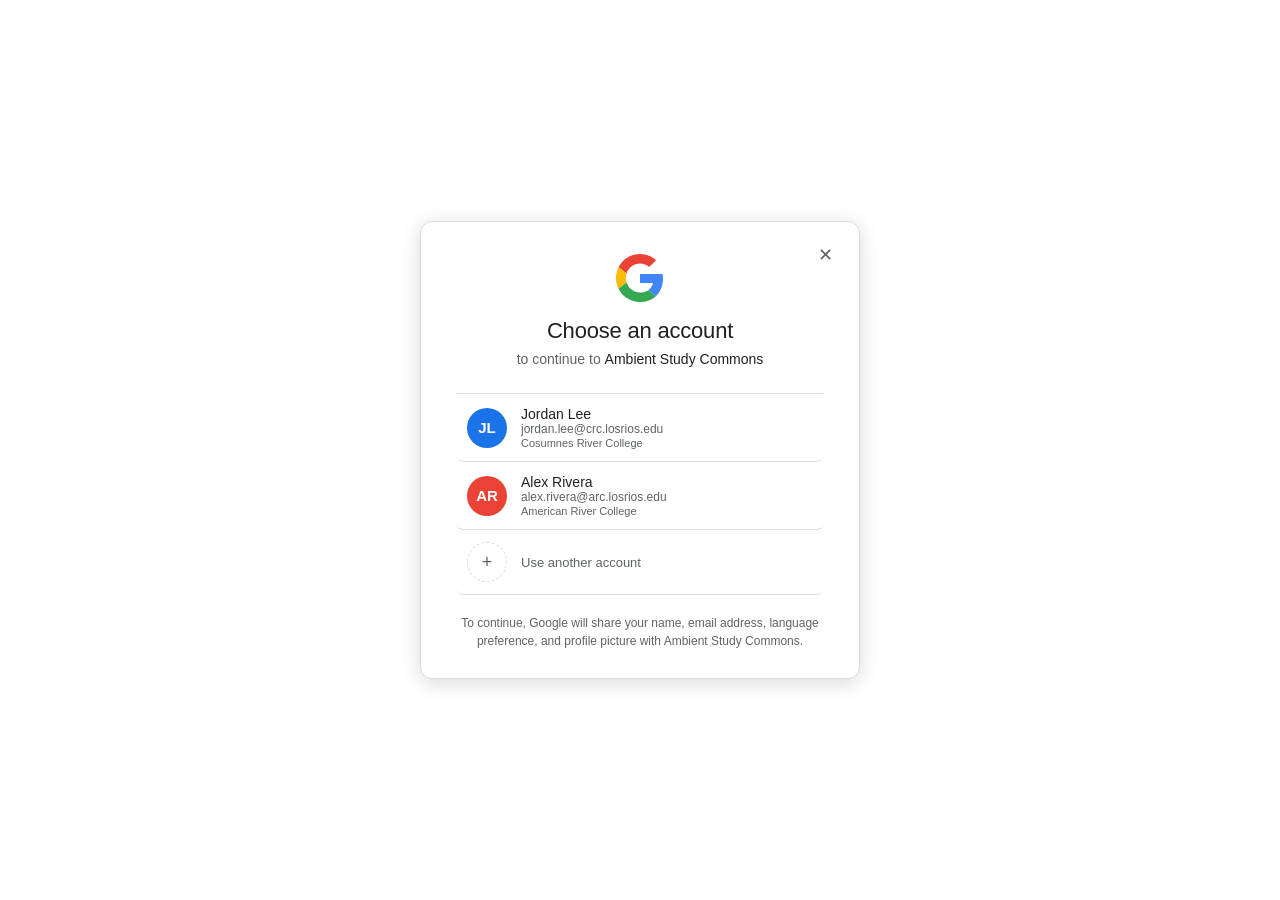
<file: demo/extension/fake_google_login/index.html>
<!DOCTYPE html>
<html lang="en">
<head>
  <meta charset="UTF-8">
  <meta name="viewport" content="width=device-width, initial-scale=1.0">
  <title>Sign in – Google Accounts</title>
  <link rel="stylesheet" href="styles.css">
</head>
<body>
  <div class="g-dialog-card">
    <!-- Top Indeterminate Progress Bar -->
    <div class="g-progress-bar" id="g-progress-bar">
      <div class="g-progress-line"></div>
    </div>

    <!-- View 1: Account Picker Dialog -->
    <div id="g-view-picker" class="g-view-container">
      <div class="g-header">
        <button class="g-close-btn" id="g-close-btn" title="Cancel">✕</button>
        
        <!-- Authentic Google G Logo -->
        <svg class="g-logo" viewBox="0 0 48 48">
          <path fill="#EA4335" d="M24 9.5c3.54 0 6.71 1.22 9.21 3.6l6.85-6.85C35.9 2.38 30.47 0 24 0 14.62 0 6.51 5.38 2.56 13.22l7.98 6.19C12.43 13.72 17.74 9.5 24 9.5z"/>
          <path fill="#4285F4" d="M46.98 24.55c0-1.57-.15-3.09-.38-4.55H24v9.02h12.94c-.58 2.96-2.26 5.48-4.78 7.18l7.73 6c4.51-4.18 7.09-10.36 7.09-17.65z"/>
          <path fill="#FBBC05" d="M10.53 28.59c-.48-1.45-.76-2.99-.76-4.59s.27-3.14.76-4.59l-7.98-6.19C.92 16.46 0 20.12 0 24c0 3.88.92 7.54 2.56 10.79l7.97-6.2z"/>
          <path fill="#34A853" d="M24 48c6.48 0 11.93-2.13 15.89-5.81l-7.73-6c-2.15 1.45-4.92 2.3-8.16 2.3-6.26 0-11.57-4.22-13.47-9.91l-7.98 6.19C6.51 42.62 14.62 48 24 48z"/>
          <path fill="none" d="M0 0h48v48H0z"/>
        </svg>

        <h1 class="g-title">Choose an account</h1>
        <p class="g-subtitle">to continue to <span class="g-app-name">Ambient Study Commons</span></p>
      </div>

      <!-- Account Picker List -->
      <div class="g-accounts-list">
        <!-- Account 1: Jordan Lee -->
        <div class="g-account-item" data-user="user_jordan_101" data-name="Jordan Lee" data-email="jordan.lee@crc.losrios.edu" data-avatar="JL" data-bg="jordan" id="account-jordan">
          <div class="g-avatar jordan">JL</div>
          <div class="g-account-meta">
            <span class="g-account-name">Jordan Lee</span>
            <span class="g-account-email">jordan.lee@crc.losrios.edu</span>
            <span class="g-account-inst">Cosumnes River College</span>
          </div>
        </div>

        <!-- Account 2: Alex Rivera -->
        <div class="g-account-item" data-user="user_alex_202" data-name="Alex Rivera" data-email="alex.rivera@arc.losrios.edu" data-avatar="AR" data-bg="alex" id="account-alex">
          <div class="g-avatar alex">AR</div>
          <div class="g-account-meta">
            <span class="g-account-name">Alex Rivera</span>
            <span class="g-account-email">alex.rivera@arc.losrios.edu</span>
            <span class="g-account-inst">American River College</span>
          </div>
        </div>

        <!-- Option: Use another account -->
        <div class="g-extra-option" id="account-guest">
          <div class="g-extra-icon">+</div>
          <span>Use another account</span>
        </div>
      </div>

      <p class="g-footer-note">
        To continue, Google will share your name, email address, language preference, and profile picture with Ambient Study Commons.
      </p>
    </div>

    <!-- View 2: Google Loading Screen (2 - 3 Seconds) -->
    <div id="g-view-loading" class="g-view-container" style="display: none;">
      <div class="g-loading-content">
        <!-- Google G Logo -->
        <svg class="g-logo g-logo-loading" viewBox="0 0 48 48">
          <path fill="#EA4335" d="M24 9.5c3.54 0 6.71 1.22 9.21 3.6l6.85-6.85C35.9 2.38 30.47 0 24 0 14.62 0 6.51 5.38 2.56 13.22l7.98 6.19C12.43 13.72 17.74 9.5 24 9.5z"/>
          <path fill="#4285F4" d="M46.98 24.55c0-1.57-.15-3.09-.38-4.55H24v9.02h12.94c-.58 2.96-2.26 5.48-4.78 7.18l7.73 6c4.51-4.18 7.09-10.36 7.09-17.65z"/>
          <path fill="#FBBC05" d="M10.53 28.59c-.48-1.45-.76-2.99-.76-4.59s.27-3.14.76-4.59l-7.98-6.19C.92 16.46 0 20.12 0 24c0 3.88.92 7.54 2.56 10.79l7.97-6.2z"/>
          <path fill="#34A853" d="M24 48c6.48 0 11.93-2.13 15.89-5.81l-7.73-6c-2.15 1.45-4.92 2.3-8.16 2.3-6.26 0-11.57-4.22-13.47-9.91l-7.98 6.19C6.51 42.62 14.62 48 24 48z"/>
        </svg>

        <h2 class="g-loading-title">Signing in...</h2>

        <!-- Active Selected Account Pill -->
        <div class="g-selected-pill">
          <div class="g-avatar jordan" id="g-loading-avatar">JL</div>
          <div class="g-selected-meta">
            <span class="g-selected-name" id="g-loading-name">Jordan Lee</span>
            <span class="g-selected-email" id="g-loading-email">jordan.lee@crc.losrios.edu</span>
          </div>
        </div>

        <!-- Google Multicolor Material Spinner -->
        <div class="g-spinner-wrap">
          <svg class="g-spinner" viewBox="0 0 50 50">
            <circle class="g-spinner-path" cx="25" cy="25" r="20" fill="none" stroke-width="4"></circle>
          </svg>
        </div>

        <p class="g-loading-sub">Connecting to Ambient Study Commons</p>
        <span class="g-loading-status" id="g-loading-status">Verifying account credentials...</span>
      </div>
    </div>
  </div>

  <script src="login.js"></script>
</body>
</html>
</file>
<file: fake_canvas_login/styles.css>
:root {
  --bg-main: #09090b;
  --bg-card: #18181b;
  --bg-card-hover: #1f1f23;
  --bg-subtle: #27272a;
  --border-color: #27272a;
  --border-light: #3f3f46;
  --text-main: #fafafa;
  --text-secondary: #a1a1aa;
  --text-muted: #71717a;
  
  --canvas-red: #e1382b;
  --canvas-red-hover: #cf2e21;
  --canvas-red-subtle: rgba(225, 56, 43, 0.12);
  --canvas-red-glow: rgba(225, 56, 43, 0.35);

  --success-green: #22c55e;
  --success-green-subtle: rgba(34, 197, 94, 0.12);
  --success-green-glow: rgba(34, 197, 94, 0.3);

  --radius-sm: 6px;
  --radius-md: 10px;
  --radius-lg: 14px;
  --font-sans: -apple-system, BlinkMacSystemFont, "Segoe UI", Roboto, Helvetica, Arial, sans-serif;
  --font-mono: "SF Mono", Consolas, "Liberation Mono", Menlo, Courier, monospace;
}

* {
  box-sizing: border-box;
  margin: 0;
  padding: 0;
}

body {
  background-color: var(--bg-main);
  color: var(--text-main);
  font-family: var(--font-sans);
  line-height: 1.5;
  min-height: 100vh;
  display: flex;
  flex-direction: column;
  align-items: center;
  justify-content: center;
  padding: 24px;
}

/* Container */
.container {
  width: 100%;
  max-width: 680px;
  margin: 0 auto;
}

/* Header bar */
.demo-header {
  text-align: center;
  margin-bottom: 24px;
}

.demo-title {
  font-size: 22px;
  font-weight: 700;
  letter-spacing: -0.02em;
  color: var(--text-main);
  display: flex;
  align-items: center;
  justify-content: center;
  gap: 10px;
}

.demo-title svg {
  width: 24px;
  height: 24px;
  fill: var(--canvas-red);
}

.demo-subtitle {
  font-size: 13px;
  color: var(--text-muted);
  margin-top: 6px;
}

/* Card */
.asc-card {
  background-color: var(--bg-card);
  border: 1px solid var(--border-color);
  border-radius: var(--radius-lg);
  padding: 24px;
  box-shadow: 0 4px 20px rgba(0, 0, 0, 0.4);
  transition: all 0.25s ease;
}

.card-header {
  display: flex;
  align-items: center;
  justify-content: space-between;
  padding-bottom: 18px;
  border-bottom: 1px solid var(--border-color);
  margin-bottom: 20px;
}

.card-title-group {
  display: flex;
  align-items: center;
  gap: 12px;
}

.canvas-logo-icon {
  width: 40px;
  height: 40px;
  border-radius: var(--radius-md);
  background: var(--canvas-red-subtle);
  border: 1px solid rgba(225, 56, 43, 0.25);
  display: flex;
  align-items: center;
  justify-content: center;
  flex-shrink: 0;
}

.canvas-logo-icon svg {
  width: 22px;
  height: 22px;
  fill: var(--canvas-red);
}

.card-title {
  font-size: 16px;
  font-weight: 600;
  color: var(--text-main);
}

.card-desc {
  font-size: 12px;
  color: var(--text-muted);
}

/* Badges */
.badge {
  display: inline-flex;
  align-items: center;
  gap: 6px;
  font-size: 11px;
  font-weight: 600;
  padding: 4px 10px;
  border-radius: 9999px;
  letter-spacing: 0.02em;
}

.badge-disconnected {
  background: var(--bg-subtle);
  color: var(--text-muted);
  border: 1px solid var(--border-color);
}

.badge-connected {
  background: var(--success-green-subtle);
  color: var(--success-green);
  border: 1px solid rgba(34, 197, 94, 0.25);
}

.badge-dot {
  width: 6px;
  height: 6px;
  border-radius: 50%;
  background: currentColor;
}

/* Disconnected view */
.disconnected-content {
  text-align: center;
  padding: 24px 12px;
}

.disconnected-lead {
  font-size: 14px;
  color: var(--text-secondary);
  max-width: 440px;
  margin: 0 auto 20px auto;
  line-height: 1.5;
}

/* Buttons */
.btn-canvas {
  background-color: var(--canvas-red);
  color: #ffffff;
  border: none;
  font-size: 13px;
  font-weight: 600;
  padding: 10px 20px;
  border-radius: var(--radius-md);
  cursor: pointer;
  display: inline-flex;
  align-items: center;
  gap: 8px;
  transition: all 0.18s ease;
  box-shadow: 0 2px 10px var(--canvas-red-glow);
}

.btn-canvas:hover {
  background-color: var(--canvas-red-hover);
  transform: translateY(-1px);
}

.btn-canvas:active {
  transform: translateY(0);
}

.btn-secondary {
  background-color: transparent;
  color: var(--text-secondary);
  border: 1px solid var(--border-color);
  font-size: 13px;
  font-weight: 500;
  padding: 9px 16px;
  border-radius: var(--radius-md);
  cursor: pointer;
  transition: all 0.18s ease;
}

.btn-secondary:hover {
  background-color: var(--bg-subtle);
  color: var(--text-main);
  border-color: var(--border-light);
}

.btn-danger-ghost {
  background: transparent;
  color: #f87171;
  border: 1px solid rgba(248, 113, 113, 0.25);
  font-size: 12px;
  font-weight: 500;
  padding: 6px 12px;
  border-radius: var(--radius-sm);
  cursor: pointer;
  transition: all 0.18s ease;
  display: inline-flex;
  align-items: center;
  gap: 6px;
}

.btn-danger-ghost:hover {
  background: rgba(248, 113, 113, 0.12);
  border-color: #f87171;
}

/* Connected View */
.connected-content {
  display: flex;
  flex-direction: column;
  gap: 20px;
}

.profile-bar {
  display: flex;
  align-items: center;
  justify-content: space-between;
  background: var(--bg-subtle);
  border: 1px solid var(--border-color);
  border-radius: var(--radius-md);
  padding: 12px 16px;
}

.profile-info {
  display: flex;
  align-items: center;
  gap: 12px;
}

.avatar {
  width: 38px;
  height: 38px;
  border-radius: 50%;
  background: #3f3f46;
  color: var(--text-main);
  display: flex;
  align-items: center;
  justify-content: center;
  font-weight: 600;
  font-size: 14px;
  border: 1px solid var(--border-light);
}

.student-name {
  font-size: 14px;
  font-weight: 600;
  color: var(--text-main);
}

.student-domain {
  font-size: 12px;
  color: var(--text-muted);
  font-family: var(--font-mono);
}

/* Courses List */
.courses-section-title {
  font-size: 12px;
  font-weight: 600;
  color: var(--text-secondary);
  text-transform: uppercase;
  letter-spacing: 0.04em;
  margin-bottom: 10px;
  display: flex;
  align-items: center;
  justify-content: space-between;
}

.courses-count {
  background: var(--bg-subtle);
  padding: 2px 8px;
  border-radius: 9999px;
  font-size: 11px;
}

.courses-grid {
  display: grid;
  grid-template-columns: repeat(auto-fit, minmax(280px, 1fr));
  gap: 12px;
}

.course-card {
  background: var(--bg-main);
  border: 1px solid var(--border-color);
  border-radius: var(--radius-md);
  padding: 12px 14px;
  display: flex;
  flex-direction: column;
  gap: 6px;
  transition: border-color 0.2s;
}

.course-card:hover {
  border-color: var(--border-light);
}

.course-code {
  font-size: 11px;
  font-weight: 700;
  color: var(--canvas-red);
  letter-spacing: 0.02em;
}

.course-name {
  font-size: 13px;
  font-weight: 600;
  color: var(--text-main);
}

.course-meta {
  font-size: 11px;
  color: var(--text-muted);
  display: flex;
  align-items: center;
  gap: 8px;
}

/* ==========================================================================
   MODAL OVERLAY & CONTAINER
   ========================================================================== */
.modal-backdrop {
  position: fixed;
  inset: 0;
  background-color: rgba(0, 0, 0, 0.78);
  backdrop-filter: blur(4px);
  display: none;
  align-items: center;
  justify-content: center;
  z-index: 1000;
  opacity: 0;
  transition: opacity 0.25s ease;
  padding: 16px;
}

.modal-backdrop.active {
  display: flex;
  opacity: 1;
}

.modal-window {
  background: var(--bg-card);
  border: 1px solid var(--border-color);
  border-radius: var(--radius-lg);
  width: 100%;
  max-width: 480px;
  box-shadow: 0 10px 40px rgba(0, 0, 0, 0.65), 0 0 0 1px rgba(255, 255, 255, 0.05);
  overflow: hidden;
  transform: translateY(12px) scale(0.98);
  transition: transform 0.25s ease;
}

.modal-backdrop.active .modal-window {
  transform: translateY(0) scale(1);
}

/* Modal Stage 1: Consent */
.modal-header {
  padding: 20px 24px 16px 24px;
  border-bottom: 1px solid var(--border-color);
  display: flex;
  align-items: center;
  justify-content: space-between;
}

.modal-header-brand {
  display: flex;
  align-items: center;
  gap: 10px;
}

.modal-header-brand svg {
  width: 20px;
  height: 20px;
  fill: var(--canvas-red);
}

.modal-header-title {
  font-size: 15px;
  font-weight: 600;
  color: var(--text-main);
}

.modal-body {
  padding: 20px 24px;
  display: flex;
  flex-direction: column;
  gap: 18px;
}

.dummy-profile-card {
  display: flex;
  align-items: center;
  gap: 12px;
  background: var(--bg-subtle);
  border: 1px solid var(--border-color);
  padding: 12px 14px;
  border-radius: var(--radius-md);
}

.dummy-avatar {
  width: 36px;
  height: 36px;
  border-radius: 50%;
  background: #3f3f46;
  color: #fff;
  display: flex;
  align-items: center;
  justify-content: center;
  font-size: 13px;
  font-weight: 600;
}

.dummy-name {
  font-size: 13px;
  font-weight: 600;
  color: var(--text-main);
}

.dummy-sub {
  font-size: 11px;
  color: var(--text-muted);
}

.scopes-label {
  font-size: 11px;
  font-weight: 600;
  color: var(--text-muted);
  text-transform: uppercase;
  letter-spacing: 0.05em;
  margin-bottom: 8px;
}

.scope-item {
  display: flex;
  align-items: flex-start;
  gap: 10px;
  padding: 8px 10px;
  background: var(--bg-main);
  border: 1px solid var(--border-color);
  border-radius: var(--radius-sm);
  margin-bottom: 6px;
}

.scope-tag {
  font-family: var(--font-mono);
  font-size: 11px;
  color: var(--text-main);
  background: var(--bg-subtle);
  padding: 2px 6px;
  border-radius: 4px;
  white-space: nowrap;
}

.scope-desc {
  font-size: 11px;
  color: var(--text-secondary);
  line-height: 1.4;
}

.modal-footer {
  padding: 14px 24px 20px 24px;
  display: flex;
  align-items: center;
  justify-content: flex-end;
  gap: 10px;
}

/* ==========================================================================
   MODAL STAGE 2: VERIFICATION STEPPER (2300ms total)
   ========================================================================== */
.stepper-view {
  padding: 30px 24px 26px 24px;
  display: none;
  flex-direction: column;
  gap: 20px;
}

.stepper-header {
  text-align: center;
  margin-bottom: 8px;
}

.stepper-title {
  font-size: 16px;
  font-weight: 600;
  color: var(--text-main);
}

.stepper-subtitle {
  font-size: 12px;
  color: var(--text-muted);
  margin-top: 4px;
}

.stepper-steps-container {
  display: flex;
  flex-direction: column;
  gap: 14px;
}

.step-row {
  display: flex;
  align-items: center;
  gap: 14px;
  padding: 12px 14px;
  border-radius: var(--radius-md);
  background: var(--bg-main);
  border: 1px solid var(--border-color);
  transition: all 0.3s ease;
  opacity: 0.35;
}

.step-row.active {
  opacity: 1;
  background: var(--bg-subtle);
  border-color: var(--border-light);
  box-shadow: 0 2px 8px rgba(0, 0, 0, 0.25);
}

.step-row.completed {
  opacity: 1;
  background: var(--bg-main);
  border-color: rgba(34, 197, 94, 0.25);
}

/* Step Icon & Spinner & Checkmark */
.step-icon-wrap {
  width: 24px;
  height: 24px;
  display: flex;
  align-items: center;
  justify-content: center;
  flex-shrink: 0;
  position: relative;
}

/* Default / Pending dot */
.step-dot {
  width: 8px;
  height: 8px;
  border-radius: 50%;
  background: var(--border-light);
  transition: all 0.2s ease;
}

/* Rotating CSS border spinner */
.step-spinner {
  display: none;
  width: 18px;
  height: 18px;
  border: 2px solid rgba(255, 255, 255, 0.2);
  border-top-color: #ffffff;
  border-radius: 50%;
  animation: spin 0.65s linear infinite;
}

@keyframes spin {
  to {
    transform: rotate(360deg);
  }
}

/* Checkmark */
.step-check {
  display: none;
  color: var(--success-green);
  font-size: 15px;
  font-weight: 700;
  transform: scale(0.4);
  transition: transform 0.25s cubic-bezier(0.175, 0.885, 0.32, 1.275);
}

/* State changes for icon */
.step-row.active .step-dot {
  display: none;
}
.step-row.active .step-spinner {
  display: block;
}

.step-row.completed .step-dot {
  display: none;
}
.step-row.completed .step-spinner {
  display: none;
}
.step-row.completed .step-check {
  display: flex;
  align-items: center;
  justify-content: center;
  transform: scale(1);
}

/* Step Label */
.step-label {
  font-size: 13px;
  font-weight: 500;
  color: var(--text-secondary);
  transition: color 0.2s;
}

.step-row.active .step-label {
  color: #ffffff;
  font-weight: 600;
}

.step-row.completed .step-label {
  color: var(--text-main);
}

/* Progress bar along bottom of modal */
.stepper-progress-bar {
  height: 3px;
  width: 100%;
  background: var(--border-color);
  overflow: hidden;
  border-radius: 2px;
  margin-top: 4px;
}

.stepper-progress-fill {
  height: 100%;
  width: 0%;
  background: linear-gradient(90deg, var(--canvas-red), var(--success-green));
  transition: width 0.65s ease;
}
</file>
<file: vtest/dashboard/styles.css>
/* vtest Dashboard Styles */

:root {
  --bg-dark: #020617;
  --bg-card: #0f172a;
  --bg-card-hover: #1e293b;
  --border: #334155;
  --text-primary: #f8fafc;
  --text-muted: #94a3b8;
  --emerald: #10b981;
  --emerald-glow: rgba(16, 185, 129, 0.2);
}

* { box-sizing: border-box; margin: 0; padding: 0; }

body {
  font-family: -apple-system, BlinkMacSystemFont, "Segoe UI", Roboto, Helvetica, Arial, sans-serif;
  background-color: var(--bg-dark);
  color: var(--text-primary);
  line-height: 1.5;
}

/* Utilities */
.w-64 { width: 16rem; }
.w-full { width: 100%; }
.w-4 { width: 1rem; }
.w-9 { width: 2.25rem; }
.w-10 { width: 2.5rem; }
.h-4 { height: 1rem; }
.h-9 { height: 2.25rem; }
.h-10 { height: 2.5rem; }
.h-24 { height: 6rem; }
.h-96 { height: 24rem; }
.h-screen { height: 100vh; }
.min-h-screen { min-height: 100vh; }
.max-h-screen { max-height: 100vh; }

.flex { display: flex; }
.flex-1 { flex: 1 1 0%; }
.flex-col { flex-direction: column; }
.flex-wrap { flex-wrap: wrap; }
.items-center { align-items: center; }
.justify-between { justify-content: space-between; }
.justify-center { justify-content: center; }
.justify-end { justify-content: flex-end; }
.gap-1\.5 { gap: 0.375rem; }
.gap-2 { gap: 0.5rem; }
.gap-3 { gap: 0.75rem; }
.gap-4 { gap: 1rem; }
.gap-6 { gap: 1.5rem; }

.grid { display: grid; }
.grid-cols-1 { grid-template-columns: repeat(1, minmax(0, 1fr)); }
@media (min-width: 768px) {
  .md\:grid-cols-2 { grid-template-columns: repeat(2, minmax(0, 1fr)); }
  .sm\:flex-row { flex-direction: row; }
}

.p-2\.5 { padding: 0.625rem; }
.p-3 { padding: 0.75rem; }
.p-4 { padding: 1rem; }
.p-5 { padding: 1.25rem; }
.p-6 { padding: 1.5rem; }
.p-8 { padding: 2rem; }
.px-2 { padding-left: 0.5rem; padding-right: 0.5rem; }
.px-4 { padding-left: 1rem; padding-right: 1rem; }
.px-5 { padding-left: 1.25rem; padding-right: 1.25rem; }
.py-2 { padding-top: 0.5rem; padding-bottom: 0.5rem; }
.py-3 { padding-top: 0.75rem; padding-bottom: 0.75rem; }
.mb-1 { margin-bottom: 0.25rem; }
.mb-2 { margin-bottom: 0.5rem; }
.mb-3 { margin-bottom: 0.75rem; }
.mb-4 { margin-bottom: 1rem; }
.mb-6 { margin-bottom: 1.5rem; }
.mt-4 { margin-top: 1rem; }
.mt-6 { margin-top: 1.5rem; }
.ml-auto { margin-left: auto; }

.rounded-lg { border-radius: 0.5rem; }
.rounded-xl { border-radius: 0.75rem; }
.rounded-2xl { border-radius: 1rem; }
.rounded-full { border-radius: 9999px; }

.border { border: 1px solid var(--border); }
.border-b { border-bottom: 1px solid var(--border); }
.border-r { border-right: 1px solid var(--border); }
.border-slate-800 { border-color: #1e293b; }
.border-slate-700 { border-color: #334155; }
.border-emerald-500 { border-color: #10b981; }
.border-emerald-500\/30 { border-color: rgba(16, 185, 129, 0.3); }
.border-emerald-500\/40 { border-color: rgba(16, 185, 129, 0.4); }
.border-amber-500\/30 { border-color: rgba(245, 158, 11, 0.3); }
.border-cyan-500\/30 { border-color: rgba(6, 182, 212, 0.3); }
.border-purple-500\/30 { border-color: rgba(168, 85, 247, 0.3); }
.border-rose-800\/40 { border-color: rgba(159, 18, 57, 0.4); }

.bg-slate-950 { background-color: #020617; }
.bg-slate-900 { background-color: #0f172a; }
.bg-slate-800 { background-color: #1e293b; }
.bg-slate-800\/40 { background-color: rgba(30, 41, 59, 0.4); }
.bg-slate-800\/60 { background-color: rgba(30, 41, 59, 0.6); }
.bg-emerald-500 { background-color: #10b981; }
.bg-rose-500 { background-color: #f43f5e; }
.bg-emerald-950\/20 { background-color: rgba(6, 78, 59, 0.2); }
.bg-emerald-950\/40 { background-color: rgba(6, 78, 59, 0.4); }
.bg-amber-950\/20 { background-color: rgba(120, 53, 15, 0.2); }
.bg-cyan-950\/20 { background-color: rgba(22, 78, 99, 0.2); }
.bg-purple-950\/20 { background-color: rgba(88, 28, 135, 0.2); }
.bg-rose-950\/20 { background-color: rgba(76, 5, 25, 0.2); }

.text-white { color: #ffffff; }
.text-slate-100 { color: #f1f5f9; }
.text-slate-300 { color: #cbd5e1; }
.text-slate-400 { color: #94a3b8; }
.text-emerald-300 { color: #6ee7b7; }
.text-emerald-400 { color: #34d399; }
.text-amber-400 { color: #fbbf24; }
.text-cyan-400 { color: #22d3ee; }
.text-purple-400 { color: #c084fc; }
.text-rose-300 { color: #fda4af; }
.text-slate-950 { color: #020617; }

.font-bold { font-weight: 700; }
.font-semibold { font-weight: 600; }
.text-xs { font-size: 0.75rem; }
.text-sm { font-size: 0.875rem; }
.text-base { font-size: 1rem; }
.text-xl { font-size: 1.25rem; }
.text-\[9px\] { font-size: 9px; }
.text-\[10px\] { font-size: 10px; }
.text-\[11px\] { font-size: 11px; }

.truncate { overflow: hidden; text-overflow: ellipsis; white-space: nowrap; }
.overflow-y-auto { overflow-y: auto; }
.overflow-x-auto { overflow-x: auto; }
.select-none { user-select: none; }
.sticky { position: sticky; }
.top-0 { top: 0; }
.relative { position: relative; }

/* Navigation Items */
.nav-item {
  width: 100%;
  display: flex;
  align-items: center;
  gap: 0.75rem;
  padding: 0.625rem 0.75rem;
  border-radius: 0.5rem;
  font-size: 0.75rem;
  font-weight: 500;
  color: #94a3b8;
  background: transparent;
  border: none;
  cursor: pointer;
  transition: all 0.15s ease;
  text-align: left;
}

.nav-item:hover {
  background-color: #1e293b;
  color: #f1f5f9;
}

.nav-item.active {
  background-color: #1e293b;
  color: #34d399;
  font-weight: 600;
  border-left: 3px solid #10b981;
}

.badge-pill {
  padding: 0.125rem 0.375rem;
  border-radius: 9999px;
  font-size: 10px;
  line-height: 1;
}

/* Tabs */
.tab-pane { display: none; }
.tab-pane.active { display: block; }

/* Buttons */
.btn-primary {
  background: linear-gradient(135deg, #059669 0%, #10b981 100%);
  color: #020617;
  font-weight: 700;
  padding: 0.5rem 1rem;
  border-radius: 0.5rem;
  border: none;
  cursor: pointer;
  transition: opacity 0.15s ease;
}
.btn-primary:hover { opacity: 0.9; }

.btn-secondary {
  background-color: #1e293b;
  color: #e2e8f0;
  font-weight: 600;
  padding: 0.5rem 1rem;
  border-radius: 0.5rem;
  border: 1px solid #334155;
  cursor: pointer;
}
.btn-secondary:hover { background-color: #334155; }

.btn-danger {
  background-color: rgba(225, 29, 72, 0.2);
  color: #fda4af;
  border: 1px solid rgba(225, 29, 72, 0.4);
  font-weight: 600;
  padding: 0.5rem 1rem;
  border-radius: 0.5rem;
  cursor: pointer;
}
.btn-danger:hover { background-color: rgba(225, 29, 72, 0.35); }

/* Chat Bubbles (Lines 970-985) */
.bubble-row { display: flex; gap: 0.75rem; align-items: flex-start; }
.bubble-row.self { justify-content: flex-end; }

.bubble {
  max-width: 75%;
  padding: 0.75rem 1rem;
  border-radius: 1rem;
  font-size: 0.75rem;
  line-height: 1.5;
}

.bubble.ai-host {
  background: linear-gradient(135deg, rgba(88, 28, 135, 0.3) 0%, rgba(59, 130, 246, 0.2) 100%);
  border: 1px solid rgba(168, 85, 247, 0.4);
  color: #f1f5f9;
  border-bottom-left-radius: 0.25rem;
}

.bubble.other {
  background: #1e293b;
  border: 1px solid #334155;
  color: #e2e8f0;
  border-bottom-left-radius: 0.25rem;
}

.bubble.self {
  background: #10b981;
  color: #020617;
  font-weight: 500;
  border-bottom-right-radius: 0.25rem;
}

/* Modals */
.modal-overlay {
  position: fixed;
  inset: 0;
  background: rgba(0, 0, 0, 0.8);
  backdrop-filter: blur(4px);
  display: flex;
  align-items: center;
  justify-content: center;
  z-index: 1000;
}
.modal-overlay.hidden { display: none; }

.modal-card {
  width: 90%;
  max-width: 480px;
  background: #0f172a;
  border: 1px solid #334155;
  border-radius: 1rem;
  padding: 1.5rem;
}

/* Free Time Grid */
.cell-slot {
  padding: 0.5rem;
  border: 1px solid #1e293b;
  cursor: pointer;
  border-radius: 0.375rem;
  font-size: 11px;
}
.cell-slot.available {
  background-color: rgba(16, 185, 129, 0.25);
  color: #34d399;
  border-color: rgba(16, 185, 129, 0.5);
  font-weight: 600;
}
.cell-slot.unavailable {
  background-color: rgba(30, 41, 59, 0.4);
  color: #64748b;
}
</file>
<file: demo/extension/dashboard/styles.css>
/**
 * Ambient Study Commons (Demo) - Dashboard Styles
 * Minimal, basic, trustworthy, friendly, colorless UI.
 * Pure zinc & charcoal monochrome theme.
 */

:root {
  --bg-main: #09090b;
  --bg-sidebar: #111113;
  --bg-card: #18181b;
  --bg-card-hover: #1f1f23;
  --bg-subtle: #27272a;
  --border-color: #27272a;
  --border-light: #3f3f46;
  --text-main: #fafafa;
  --text-secondary: #a1a1aa;
  --text-muted: #71717a;
  --accent-white: #ffffff;
  --accent-dark: #09090b;
  --primary-accent: #3b82f6;
  --primary-accent-glow: rgba(59, 130, 246, 0.25);
  --primary-accent-subtle: rgba(59, 130, 246, 0.12);
  --radius-sm: 6px;
  --radius-md: 10px;
  --radius-lg: 14px;
  --font-sans: -apple-system, BlinkMacSystemFont, "Segoe UI", Roboto, Helvetica, Arial, sans-serif;
  --font-mono: "SF Mono", Consolas, "Liberation Mono", Menlo, Courier, monospace;
}

* {
  box-sizing: border-box;
  margin: 0;
  padding: 0;
}

body {
  background-color: var(--bg-main);
  color: var(--text-main);
  font-family: var(--font-sans);
  line-height: 1.5;
  height: 100vh;
  overflow: hidden;
}

/* ==========================================================================
   Layout & Grid
   ========================================================================== */
.asc-layout {
  display: flex;
  height: 100vh;
  width: 100vw;
}

.asc-sidebar {
  width: 260px;
  background-color: var(--bg-sidebar);
  border-right: 1px solid var(--border-color);
  display: flex;
  flex-direction: column;
  flex-shrink: 0;
  transition: width 0.22s cubic-bezier(0.2, 0, 0, 1);
  position: relative;
  overflow: hidden;
}

.asc-sidebar.asc-collapsed {
  width: 68px;
}

.asc-sidebar-brand {
  padding: 16px 14px;
  display: flex;
  align-items: center;
  gap: 12px;
  border-bottom: 1px solid var(--border-color);
  min-height: 69px;
  box-sizing: border-box;
}

.asc-sidebar.asc-collapsed .asc-sidebar-brand {
  padding: 16px 8px;
  justify-content: center;
}

.asc-brand-icon {
  width: 38px;
  height: 38px;
  border-radius: var(--radius-md);
  background: var(--bg-card);
  border: 1px solid var(--border-color);
  display: flex;
  align-items: center;
  justify-content: center;
  color: var(--text-main);
  flex-shrink: 0;
}

.asc-sidebar.asc-collapsed .asc-brand-icon {
  display: none;
}

.asc-brand-meta {
  display: flex;
  flex-direction: column;
  flex: 1;
  overflow: hidden;
  white-space: nowrap;
}

.asc-sidebar.asc-collapsed .asc-brand-meta {
  display: none;
}

/* Sidebar Toggle Buttons */
.asc-sidebar-toggle-btn {
  background: transparent;
  border: 1px solid transparent;
  border-radius: var(--radius-sm);
  color: var(--text-secondary);
  cursor: pointer;
  padding: 6px;
  display: flex;
  align-items: center;
  justify-content: center;
  transition: all 0.15s ease;
  line-height: 1;
  flex-shrink: 0;
}

.asc-sidebar-toggle-btn:hover {
  background: var(--bg-card);
  border-color: var(--border-color);
  color: var(--text-main);
}

.asc-sidebar-toggle-btn .material-symbols-outlined {
  font-size: 20px;
}

.asc-sidebar.asc-collapsed #btn-sidebar-collapse {
  margin: 0 auto;
}

.asc-brand-title {
  font-weight: 600;
  font-size: 14px;
  letter-spacing: -0.2px;
}

.asc-brand-tag {
  font-size: 10px;
  color: var(--text-muted);
  text-transform: uppercase;
  letter-spacing: 0.5px;
}

.asc-nav {
  display: flex;
  flex-direction: column;
  gap: 4px;
  padding: 14px 10px;
  flex: 1;
  overflow-y: auto;
}

/* Nav items when collapsed */
.asc-sidebar.asc-collapsed .asc-nav {
  padding: 14px 6px;
  align-items: center;
}

.asc-sidebar.asc-collapsed .asc-nav-item {
  width: 44px;
  height: 42px;
  padding: 0;
  justify-content: center;
  gap: 0;
}

.asc-sidebar.asc-collapsed .asc-nav-item span:not(.material-symbols-outlined) {
  display: none;
}

.asc-nav-item {
  display: flex;
  align-items: center;
  gap: 12px;
  padding: 10px 12px;
  border-radius: var(--radius-md);
  background: transparent;
  border: 1px solid transparent;
  color: var(--text-secondary);
  font-size: 13px;
  font-weight: 500;
  text-align: left;
  cursor: pointer;
  transition: all 0.15s ease;
}

.asc-nav-item:hover {
  background: var(--bg-card);
  color: var(--text-main);
  border-color: var(--border-color);
}

.asc-nav-item.active {
  background: var(--bg-card);
  color: var(--text-main);
  border-color: var(--primary-accent, var(--border-light));
  box-shadow: inset 3px 0 0 var(--primary-accent, #3b82f6);
  font-weight: 600;
}

.asc-nav-item .material-symbols-outlined {
  font-size: 18px;
}

.asc-badge {
  margin-left: auto;
  font-size: 11px;
  background: var(--bg-subtle);
  color: var(--text-secondary);
  padding: 1px 7px;
  border-radius: 12px;
  border: 1px solid var(--border-color);
}

.asc-badge-alert {
  background: var(--text-main);
  color: var(--accent-dark);
  font-weight: 700;
  border: none;
}

.asc-sidebar-footer {
  padding: 12px;
  border-top: 1px solid var(--border-color);
  position: relative;
}

.asc-user-dropdown-wrap {
  position: relative;
  width: 100%;
}

.asc-user-card {
  display: flex;
  align-items: center;
  gap: 10px;
  padding: 8px 10px;
  background: var(--bg-card);
  border: 1px solid var(--border-color);
  border-radius: var(--radius-md);
  cursor: pointer;
  user-select: none;
  transition: background-color 0.15s ease, border-color 0.15s ease;
}

.asc-user-card:hover {
  background: var(--bg-subtle);
  border-color: var(--border-light);
}

.asc-user-avatar {
  width: 32px;
  height: 32px;
  border-radius: 50%;
  background: var(--bg-subtle);
  border: 1px solid var(--border-light);
  display: flex;
  align-items: center;
  justify-content: center;
  font-size: 11px;
  font-weight: 600;
  flex-shrink: 0;
}

.asc-user-details {
  display: flex;
  flex-direction: column;
  flex: 1;
  overflow: hidden;
  gap: 1px;
}

.asc-user-row-top {
  display: flex;
  align-items: center;
  justify-content: space-between;
  gap: 6px;
  width: 100%;
}

.asc-user-name {
  font-size: 12px;
  font-weight: 600;
  white-space: nowrap;
  text-overflow: ellipsis;
  overflow: hidden;
}

/* Trust Score placed on first row beyond name */
.asc-user-trust-tag {
  display: inline-flex;
  align-items: center;
  gap: 2px;
  background: #111113;
  border: 1px solid var(--border-color);
  padding: 1px 5px;
  border-radius: 4px;
  font-size: 10px;
  font-weight: 600;
  color: var(--text-main);
  white-space: nowrap;
  flex-shrink: 0;
}

.asc-user-trust-tag .material-symbols-outlined {
  font-size: 11px;
  color: #fafafa;
}

.asc-user-school {
  font-size: 10px;
  color: var(--text-muted);
  white-space: nowrap;
  text-overflow: ellipsis;
  overflow: hidden;
}

.asc-user-caret {
  font-size: 16px;
  color: var(--text-muted);
  margin-left: 2px;
  flex-shrink: 0;
}

/* User Account Drop-Up Menu */
.asc-user-dropup {
  display: none;
  position: absolute;
  bottom: calc(100% + 8px);
  left: 0;
  right: 0;
  background: var(--bg-card);
  border: 1px solid var(--border-color);
  border-radius: var(--radius-md);
  box-shadow: 0 10px 25px rgba(0, 0, 0, 0.6);
  padding: 5px;
  flex-direction: column;
  gap: 2px;
  z-index: 1000;
  animation: asc-dropup-pop 0.15s ease-out;
}

.asc-user-dropup.asc-show-dropup {
  display: flex;
}

@keyframes asc-dropup-pop {
  from {
    opacity: 0;
    transform: translateY(6px);
  }
  to {
    opacity: 1;
    transform: translateY(0);
  }
}

.asc-dropup-item {
  display: flex;
  align-items: center;
  gap: 8px;
  padding: 8px 10px;
  border-radius: var(--radius-sm);
  background: transparent;
  border: none;
  color: var(--text-secondary);
  font-size: 12px;
  font-weight: 500;
  text-align: left;
  cursor: pointer;
  transition: all 0.12s ease;
  width: 100%;
  font-family: var(--font-sans);
}

.asc-dropup-item:hover {
  background: var(--bg-subtle);
  color: var(--text-main);
}

.asc-dropup-item .material-symbols-outlined {
  font-size: 16px;
}

.asc-dropup-divider {
  height: 1px;
  background: var(--border-color);
  margin: 3px 0;
}

.asc-dropup-logout:hover {
  color: #ef4444;
}

/* ==========================================================================
   Main Area & Header
   ========================================================================== */
.asc-main {
  flex: 1;
  display: flex;
  flex-direction: column;
  overflow: hidden;
}

.asc-topbar {
  padding: 18px 28px;
  border-bottom: 1px solid var(--border-color);
  display: flex;
  align-items: center;
  justify-content: space-between;
  background: var(--bg-sidebar);
}

/* Sidebar footer when collapsed */
.asc-sidebar.asc-collapsed .asc-sidebar-footer {
  padding: 10px 6px;
  display: flex;
  justify-content: center;
}

.asc-sidebar.asc-collapsed .asc-user-card {
  padding: 4px;
  justify-content: center;
  border-radius: 50%;
  width: 42px;
  height: 42px;
}

.asc-sidebar.asc-collapsed .asc-user-details,
.asc-sidebar.asc-collapsed .asc-user-caret {
  display: none;
}

.asc-sidebar.asc-collapsed .asc-user-dropup {
  left: 60px;
  right: auto;
  bottom: 0;
  width: 190px;
}

.asc-sidebar.asc-collapsed .asc-google-signin-btn {
  padding: 8px 0;
  width: 42px;
  height: 42px;
  justify-content: center;
}

.asc-sidebar.asc-collapsed .asc-google-signin-btn span {
  display: none;
}

.asc-topbar-title-wrap {
  display: flex;
  flex-direction: column;
}

.asc-page-heading {
  font-size: 18px;
  font-weight: 600;
  letter-spacing: -0.3px;
}

.asc-page-subheading {
  font-size: 12px;
  color: var(--text-muted);
}

.asc-topbar-actions {
  display: flex;
  align-items: center;
  gap: 12px;
}

.asc-status-chip {
  display: flex;
  align-items: center;
  gap: 6px;
  background: var(--bg-card);
  border: 1px solid var(--border-color);
  padding: 5px 10px;
  border-radius: var(--radius-sm);
  font-size: 11px;
  color: var(--text-secondary);
}

.asc-status-dot {
  width: 7px;
  height: 7px;
  border-radius: 50%;
  background: #ffffff;
}

.asc-content-container {
  flex: 1;
  overflow-y: auto;
  padding: 24px 28px;
}

/* Views */
.asc-view {
  display: none;
  flex-direction: column;
  gap: 20px;
  max-width: 1080px;
  margin: 0 auto;
}

.asc-view.active {
  display: flex;
}

/* ==========================================================================
   Buttons & Inputs
   ========================================================================== */
.asc-btn-primary {
  background: var(--text-main);
  color: var(--accent-dark);
  border: 1px solid #ffffff;
  padding: 8px 14px;
  border-radius: var(--radius-md);
  font-size: 12px;
  font-weight: 600;
  display: inline-flex;
  align-items: center;
  gap: 6px;
  cursor: pointer;
  transition: all 0.15s ease;
}

.asc-btn-primary:hover {
  background: #e4e4e7;
}

.asc-btn-secondary {
  background: var(--bg-card);
  color: var(--text-main);
  border: 1px solid var(--border-color);
  padding: 8px 14px;
  border-radius: var(--radius-md);
  font-size: 12px;
  font-weight: 500;
  display: inline-flex;
  align-items: center;
  gap: 6px;
  cursor: pointer;
  transition: all 0.15s ease;
}

.asc-btn-secondary:hover {
  background: var(--bg-subtle);
  border-color: var(--border-light);
}

.asc-input {
  width: 100%;
  background: var(--bg-card);
  border: 1px solid var(--border-color);
  border-radius: var(--radius-md);
  padding: 9px 12px;
  color: var(--text-main);
  font-size: 13px;
  font-family: var(--font-sans);
  transition: border-color 0.15s ease;
  box-sizing: border-box;
}

.asc-input:focus {
  outline: none;
  border-color: var(--border-light);
}

.asc-textarea {
  width: 100%;
  background: var(--bg-card);
  border: 1px solid var(--border-color);
  border-radius: var(--radius-md);
  padding: 10px 12px;
  color: var(--text-main);
  font-size: 13px;
  font-family: var(--font-sans);
  transition: border-color 0.15s ease;
  box-sizing: border-box;
  min-height: 100px;
  max-height: 260px;
  field-sizing: content;
  resize: vertical;
  line-height: 1.45;
}

.asc-textarea:focus {
  outline: none;
  border-color: var(--border-light);
}

/* ==========================================================================
   Stats & Cards
   ========================================================================== */
.asc-stats-grid {
  display: grid;
  grid-template-columns: repeat(4, 1fr);
  gap: 14px;
}

.asc-stat-card {
  background: var(--bg-card);
  border: 1px solid var(--border-color);
  border-radius: var(--radius-lg);
  padding: 16px;
  display: flex;
  flex-direction: column;
}

.asc-stat-label {
  font-size: 11px;
  color: var(--text-muted);
  text-transform: uppercase;
  letter-spacing: 0.5px;
  font-weight: 600;
}

.asc-stat-val {
  font-size: 24px;
  font-weight: 700;
  margin: 6px 0 2px 0;
  letter-spacing: -0.5px;
}

.asc-stat-meta {
  font-size: 11px;
  color: var(--text-secondary);
}

.asc-toolbar {
  display: flex;
  align-items: center;
  justify-content: space-between;
  gap: 12px;
}

.asc-search-wrap {
  flex: 1;
  max-width: 360px;
}

.asc-btn-group {
  display: flex;
  gap: 10px;
}

.asc-card-list {
  display: flex;
  flex-direction: column;
  gap: 12px;
}

:root {
  --manual-journal-color: #d97706;
  --manual-journal-bg: rgba(217, 119, 6, 0.08);
  --manual-journal-border: rgba(245, 158, 11, 0.35);
  --manual-journal-glow: rgba(217, 119, 6, 0.12);
}

.asc-card {
  background: var(--bg-card);
  border: 1px solid var(--border-color);
  border-radius: var(--radius-lg);
  padding: 18px;
  display: flex;
  flex-direction: column;
  gap: 12px;
  transition: transform 0.18s cubic-bezier(0.2, 0, 0, 1), border-color 0.18s ease, box-shadow 0.18s ease;
  cursor: pointer;
}

.asc-card:hover {
  transform: translateY(-2px);
  border-color: var(--border-light);
  box-shadow: 0 10px 28px -4px rgba(0, 0, 0, 0.5);
}

#form-new-journal-card {
  cursor: default;
}

#form-new-journal-card:hover {
  transform: none;
}

/* Warm, Friendly & Luxury styling for manually authored journal cards */
.asc-card.asc-card-manual {
  background: linear-gradient(145deg, var(--manual-journal-bg) 0%, rgba(20, 20, 24, 0.96) 100%);
  border-color: var(--manual-journal-border);
  box-shadow: 0 4px 20px -2px var(--manual-journal-glow);
  position: relative;
}

.asc-card.asc-card-manual:hover {
  transform: translateY(-2px);
  border-color: var(--manual-journal-color);
  box-shadow: 0 10px 30px -2px rgba(217, 119, 6, 0.28);
}

.asc-card.asc-card-manual .asc-card-title {
  color: #fef3c7;
}

.asc-card.asc-card-manual .asc-card-insight {
  background: rgba(217, 119, 6, 0.12);
  border-left-color: var(--manual-journal-color);
  color: #fde68a;
}

.asc-card-header {
  display: flex;
  align-items: center;
  justify-content: space-between;
  gap: 12px;
}

.asc-card-title {
  font-size: 14px;
  font-weight: 600;
  color: var(--text-main);
  letter-spacing: -0.15px;
}

.asc-card-date {
  font-size: 11px;
  color: var(--text-muted);
  white-space: nowrap;
}

.asc-card-meta {
  display: flex;
  align-items: center;
  gap: 8px;
  font-size: 11px;
  color: var(--text-muted);
}

.asc-card-right-col {
  display: flex;
  align-items: center;
  gap: 10px;
  flex-shrink: 0;
}

.asc-btn-delete-journal {
  background: transparent;
  border: 1px solid var(--border-color);
  border-radius: var(--radius-sm);
  color: var(--text-muted);
  cursor: pointer;
  padding: 3px 8px;
  font-size: 11px;
  font-family: var(--font-sans);
  display: inline-flex;
  align-items: center;
  gap: 4px;
  transition: all 0.15s ease;
  line-height: 1;
}

.asc-btn-delete-journal:hover {
  background: rgba(239, 68, 68, 0.12);
  border-color: rgba(239, 68, 68, 0.4);
  color: #ef4444;
}

.asc-btn-delete-journal .material-symbols-outlined {
  font-size: 14px;
}

.asc-tag {
  background: var(--bg-subtle);
  border: 1px solid var(--border-color);
  color: var(--text-secondary);
  font-size: 10px;
  padding: 2px 8px;
  border-radius: var(--radius-sm);
  font-weight: 500;
}

.asc-card-summary {
  font-size: 13px;
  color: var(--text-main);
  line-height: 1.6;
  white-space: pre-wrap;
  word-break: break-word;
}

.asc-card-insight {
  font-size: 12px;
  background: var(--bg-sidebar);
  border-left: 2px solid var(--text-secondary);
  padding: 8px 12px;
  border-radius: 0 var(--radius-sm) var(--radius-sm) 0;
  color: var(--text-secondary);
}

.asc-skill-pill-list {
  display: flex;
  flex-wrap: wrap;
  gap: 6px;
}

.asc-skill-pill {
  font-size: 11px;
  background: var(--bg-subtle);
  border: 1px solid var(--border-color);
  padding: 3px 8px;
  border-radius: var(--radius-sm);
  color: var(--text-main);
}

/* ==========================================================================
   Canvas View
   ========================================================================== */
.asc-banner {
  background: var(--bg-card);
  border: 1px solid var(--border-color);
  border-radius: var(--radius-lg);
  padding: 16px 20px;
  display: flex;
  align-items: center;
  gap: 16px;
}

.asc-banner-icon {
  width: 44px;
  height: 44px;
  border-radius: var(--radius-md);
  background: var(--bg-subtle);
  border: 1px solid var(--border-color);
  display: flex;
  align-items: center;
  justify-content: center;
  flex-shrink: 0;
}

.asc-banner-content {
  flex: 1;
}

.asc-banner-content h3 {
  font-size: 14px;
  font-weight: 600;
  margin-bottom: 2px;
}

.asc-banner-content p {
  font-size: 12px;
  color: var(--text-secondary);
}

/* Canvas LMS Course Dashboard Elements */
.canvas-header-block {
  margin-bottom: 20px;
}

.canvas-main-title {
  font-size: 20px;
  font-weight: 700;
  letter-spacing: -0.02em;
  color: var(--text-main);
  margin-bottom: 12px;
}

.canvas-toolbar-line {
  display: flex;
  align-items: center;
  justify-content: space-between;
  padding-bottom: 14px;
  border-bottom: 1px solid var(--border-color);
  margin-bottom: 16px;
}

.canvas-toolbar-left {
  display: flex;
  align-items: center;
  gap: 12px;
}

.canvas-semester-pill {
  display: inline-flex;
  align-items: center;
  gap: 8px;
  background: var(--bg-card);
  border: 1px solid var(--border-color);
  padding: 4px 12px;
  border-radius: 9999px;
  font-size: 12px;
  font-weight: 600;
  color: var(--text-main);
}

.canvas-semester-dot {
  width: 7px;
  height: 7px;
  border-radius: 50%;
  background: #22c55e;
  box-shadow: 0 0 6px rgba(34, 197, 94, 0.6);
}

.canvas-term-subtext {
  font-size: 12px;
  color: var(--text-muted);
}

.canvas-toolbar-right {
  display: flex;
  align-items: center;
  gap: 10px;
}

/* Disconnected State */
.canvas-disconnected-box {
  background: var(--bg-card);
  border: 1px dashed var(--border-light);
  border-radius: var(--radius-lg);
  padding: 42px 24px;
  text-align: center;
  margin-top: 20px;
}

.canvas-disconnected-icon {
  width: 52px;
  height: 52px;
  border-radius: 50%;
  background: var(--bg-subtle);
  color: var(--text-muted);
  display: flex;
  align-items: center;
  justify-content: center;
  margin: 0 auto 16px auto;
}

.canvas-disconnected-icon span {
  font-size: 28px;
}

.canvas-disconnected-box h3 {
  font-size: 16px;
  font-weight: 600;
  color: var(--text-main);
  margin-bottom: 8px;
}

.canvas-disconnected-box p {
  font-size: 13px;
  color: var(--text-secondary);
  max-width: 480px;
  margin: 0 auto 24px auto;
  line-height: 1.5;
}

.canvas-section-header {
  display: flex;
  align-items: center;
  justify-content: space-between;
  margin-top: 24px;
  margin-bottom: 12px;
}

.canvas-section-title-wrap {
  display: flex;
  align-items: center;
  gap: 8px;
  font-size: 14px;
  font-weight: 600;
  color: var(--text-main);
}

.canvas-section-title-wrap h4 {
  font-size: 14px;
  font-weight: 600;
}

.canvas-term-indicator {
  font-size: 11px;
  font-weight: 600;
  color: var(--text-muted);
  background: var(--bg-card);
  padding: 3px 10px;
  border-radius: 9999px;
  border: 1px solid var(--border-color);
  letter-spacing: 0.04em;
}

.canvas-courses-grid {
  display: grid;
  grid-template-columns: repeat(auto-fill, minmax(320px, 1fr));
  gap: 16px;
  margin-bottom: 16px;
}

.canvas-course-card {
  background: var(--bg-card);
  border: 1px solid var(--border-color);
  border-radius: var(--radius-md);
  overflow: hidden;
  display: flex;
  flex-direction: column;
  transition: transform 0.2s ease, border-color 0.2s ease, box-shadow 0.2s ease;
  cursor: pointer;
}

.canvas-course-card:hover {
  transform: translateY(-2px);
  border-color: var(--border-light);
  box-shadow: 0 8px 24px rgba(0, 0, 0, 0.45);
}

.canvas-card-top {
  height: 95px;
  padding: 12px 14px;
  position: relative;
  display: flex;
  flex-direction: column;
  justify-content: space-between;
  overflow: hidden;
}

.canvas-card-top-header {
  display: flex;
  align-items: center;
  justify-content: space-between;
  position: relative;
  z-index: 2;
}

.canvas-card-code-pill {
  font-size: 11px;
  font-weight: 700;
  color: #ffffff;
  background: rgba(0, 0, 0, 0.35);
  backdrop-filter: blur(6px);
  padding: 3px 8px;
  border-radius: 4px;
  letter-spacing: 0.04em;
  border: 1px solid rgba(255, 255, 255, 0.15);
}

.canvas-card-top-icons {
  display: flex;
  align-items: center;
  gap: 8px;
  color: rgba(255, 255, 255, 0.85);
}

.canvas-star-icon,
.canvas-more-icon {
  font-size: 18px;
  cursor: pointer;
  transition: color 0.15s ease;
}

.canvas-star-icon:hover,
.canvas-more-icon:hover {
  color: #ffffff;
}

.canvas-card-banner-bg-code {
  position: absolute;
  right: -8px;
  bottom: -15px;
  font-size: 58px;
  font-weight: 900;
  color: rgba(255, 255, 255, 0.08);
  user-select: none;
  pointer-events: none;
  font-family: var(--font-mono);
}

.canvas-card-body {
  padding: 14px 16px;
  display: flex;
  flex-direction: column;
  gap: 8px;
  flex: 1;
}

.canvas-card-title {
  font-size: 14px;
  font-weight: 600;
  color: var(--text-main);
  line-height: 1.35;
  display: -webkit-box;
  -webkit-line-clamp: 2;
  -webkit-box-orient: vertical;
  overflow: hidden;
}

.canvas-card-meta {
  font-size: 11px;
  color: var(--text-muted);
  display: flex;
  align-items: center;
  gap: 6px;
  flex-wrap: wrap;
}

.canvas-grade-badge {
  display: inline-flex;
  align-items: center;
  gap: 6px;
  font-size: 11px;
  font-weight: 600;
  color: #4ade80;
  background: rgba(34, 197, 94, 0.12);
  padding: 2px 8px;
  border-radius: 9999px;
  border: 1px solid rgba(34, 197, 94, 0.25);
}

.canvas-grade-dot {
  width: 6px;
  height: 6px;
  border-radius: 50%;
  background: currentColor;
}

.canvas-card-progress-box {
  background: var(--bg-main);
  border: 1px solid var(--border-color);
  border-radius: var(--radius-sm);
  padding: 8px 10px;
  display: flex;
  flex-direction: column;
  gap: 4px;
  font-size: 11px;
  margin-top: 4px;
}

.canvas-progress-row {
  display: flex;
  align-items: center;
  gap: 6px;
}

.canvas-card-footer {
  padding: 10px 16px;
  border-top: 1px solid var(--border-color);
  display: flex;
  align-items: center;
  justify-content: space-between;
  background: rgba(0, 0, 0, 0.15);
}

.canvas-footer-icons {
  display: flex;
  align-items: center;
  gap: 14px;
  color: var(--text-muted);
}

.canvas-footer-icon-btn {
  font-size: 17px;
  cursor: pointer;
  transition: color 0.15s ease;
}

.canvas-footer-icon-btn:hover {
  color: var(--text-main);
}

.canvas-card-expand-hint {
  display: flex;
  align-items: center;
  gap: 4px;
  font-size: 11px;
  color: var(--text-muted);
  transition: color 0.15s;
}

.canvas-course-card:hover .canvas-card-expand-hint {
  color: var(--text-secondary);
}

/* Expanded Course Details Drawer */
.canvas-course-details-expand {
  display: none;
  border-top: 1px solid var(--border-color);
  background: rgba(0, 0, 0, 0.28);
  padding: 16px;
  animation: ascFadeIn 0.2s ease;
}

.canvas-course-card.is-expanded .canvas-course-details-expand {
  display: block;
}

.canvas-expand-title {
  font-size: 12px;
  font-weight: 600;
  color: var(--text-main);
  text-transform: uppercase;
  letter-spacing: 0.04em;
  margin-bottom: 6px;
}

.canvas-expand-desc {
  font-size: 12px;
  color: var(--text-secondary);
  line-height: 1.5;
  margin-bottom: 12px;
}

.canvas-scan-actions-grid {
  display: grid;
  grid-template-columns: repeat(auto-fit, minmax(170px, 1fr));
  gap: 8px;
  margin-top: 12px;
  padding-top: 12px;
  border-top: 1px dashed var(--border-color);
}

.canvas-scan-btn {
  background: var(--bg-subtle);
  border: 1px solid var(--border-color);
  color: var(--text-main);
  padding: 7px 10px;
  border-radius: var(--radius-sm);
  font-size: 11px;
  font-weight: 500;
  display: inline-flex;
  align-items: center;
  justify-content: center;
  gap: 6px;
  cursor: pointer;
  transition: all 0.15s ease;
}

.canvas-scan-btn:hover {
  background: var(--bg-card-hover);
  border-color: var(--border-light);
  transform: translateY(-1px);
}

.canvas-scan-btn.scanning {
  opacity: 0.7;
  pointer-events: none;
}

.canvas-scan-btn.scanned {
  border-color: rgba(34, 197, 94, 0.5);
  color: #4ade80;
  background: rgba(34, 197, 94, 0.1);
}

/* Minimalist Previous Courses Toggle (Left-aligned) */
.canvas-previous-toggle-wrap {
  display: flex;
  justify-content: flex-start;
  margin: 18px 0 22px 0;
}

.canvas-minimal-toggle {
  display: flex;
  align-items: center;
  width: 100%;
  cursor: pointer;
  padding: 6px 0;
  transition: opacity 0.2s ease;
}

.canvas-minimal-toggle:hover {
  opacity: 0.95;
}

.canvas-minimal-line {
  flex: 1;
  height: 1px;
  background: var(--border-color);
}

.canvas-minimal-label {
  display: inline-flex;
  align-items: center;
  gap: 6px;
  padding-right: 14px;
  padding-left: 0;
  font-size: 12px;
  font-weight: 500;
  color: var(--text-secondary);
  transition: color 0.15s ease;
  user-select: none;
}

.canvas-minimal-toggle:hover .canvas-minimal-label {
  color: var(--text-main);
}

/* Button Styles for Canvas Auth & Danger Ghost */
.btn-canvas {
  background: #e1382b;
  color: #ffffff;
  border: 1px solid transparent;
  padding: 8px 16px;
  border-radius: var(--radius-sm);
  font-size: 12px;
  font-weight: 600;
  display: inline-flex;
  align-items: center;
  justify-content: center;
  gap: 6px;
  cursor: pointer;
  transition: all 0.15s ease;
  box-shadow: 0 2px 8px rgba(225, 56, 43, 0.25);
}

.btn-canvas:hover {
  background: #c82e22;
  box-shadow: 0 4px 12px rgba(225, 56, 43, 0.35);
  transform: translateY(-1px);
}

.btn-danger-ghost {
  background: transparent;
  color: #ef4444;
  border: 1px solid rgba(239, 68, 68, 0.3);
  padding: 6px 12px;
  border-radius: var(--radius-sm);
  font-size: 12px;
  font-weight: 500;
  display: inline-flex;
  align-items: center;
  gap: 6px;
  cursor: pointer;
  transition: all 0.15s ease;
}

.btn-danger-ghost:hover {
  background: rgba(239, 68, 68, 0.12);
  border-color: rgba(239, 68, 68, 0.5);
  color: #f87171;
}

/* Grayed out / Blurred Sync Settings in Data & Sync Modal */
.canvas-sync-options-container {
  transition: opacity 0.25s ease, filter 0.25s ease;
}

.canvas-sync-options-container.canvas-sync-disabled {
  opacity: 0.38;
  filter: grayscale(0.8) blur(1.2px);
  pointer-events: none;
  user-select: none;
}

/* Locked Notice Banner inside Data & Sync modal */
.canvas-sync-locked-notice {
  margin-bottom: 14px;
  animation: ascFadeIn 0.2s ease;
}

.canvas-sync-locked-banner {
  border: 1px solid rgba(234, 179, 8, 0.35);
  background: rgba(234, 179, 8, 0.08);
  padding: 12px 14px;
  border-radius: var(--radius-sm);
  display: flex;
  align-items: center;
  justify-content: space-between;
  gap: 12px;
  flex-wrap: wrap;
}

/* Grayed out / Blurred Scanners on Course Cards */
.canvas-scan-locked-notice {
  display: flex;
  align-items: center;
  gap: 6px;
  padding: 6px 10px;
  background: rgba(234, 179, 8, 0.1);
  border: 1px solid rgba(234, 179, 8, 0.25);
  border-radius: var(--radius-sm);
  font-size: 11px;
  color: #fef08a;
  margin-top: 10px;
  cursor: pointer;
  transition: background 0.15s ease;
}

.canvas-scan-locked-notice:hover {
  background: rgba(234, 179, 8, 0.18);
}

.canvas-scan-actions-grid.canvas-scanners-disabled {
  opacity: 0.45;
  filter: grayscale(0.7) blur(0.8px);
  pointer-events: none;
  user-select: none;
}

.canvas-previous-section {
  animation: ascFadeIn 0.25s ease-out;
}

.canvas-term-group {
  margin-bottom: 22px;
}

.canvas-term-group-header {
  display: flex;
  align-items: center;
  justify-content: space-between;
  background: var(--bg-card);
  border: 1px solid var(--border-color);
  border-radius: var(--radius-sm);
  padding: 9px 14px;
  margin-bottom: 12px;
}

.canvas-term-name {
  font-size: 13px;
  font-weight: 600;
  color: var(--text-main);
}

.canvas-past-card {
  opacity: 0.96;
}

.canvas-card-top-past {
  height: 75px;
}

.canvas-past-grade-badge {
  font-size: 11px;
  color: #a1a1aa;
}

.canvas-past-grade-badge strong {
  color: #4ade80;
}

.canvas-topics-wrap {
  display: flex;
  flex-wrap: wrap;
  gap: 5px;
  margin-top: 6px;
}

.canvas-topic-pill {
  font-size: 10px;
  color: var(--text-secondary);
  background: var(--bg-subtle);
  padding: 2px 7px;
  border-radius: 4px;
  border: 1px solid var(--border-color);
}

/* Stepper Animation Classes for Canvas OAuth Stepper Modal */
.step-row.active {
  opacity: 1 !important;
  background: var(--bg-subtle) !important;
  border-color: var(--border-light) !important;
}

.step-row.completed {
  opacity: 1 !important;
  border-color: rgba(34, 197, 94, 0.4) !important;
}

.step-spinner {
  display: none;
  width: 16px;
  height: 16px;
  border: 2px solid rgba(255, 255, 255, 0.2);
  border-top-color: #ffffff;
  border-radius: 50%;
  animation: ascSpin 0.65s linear infinite;
}

.step-check {
  display: none;
}

.step-row.active .step-dot {
  display: none;
}
.step-row.active .step-spinner {
  display: block;
}

.step-row.completed .step-dot,
.step-row.completed .step-spinner {
  display: none;
}
.step-row.completed .step-check {
  display: block;
}

@keyframes ascSpin {
  to {
    transform: rotate(360deg);
  }
}

/* ==========================================================================
   Skill Bars & Reputation
   ========================================================================== */
.asc-grid-2col {
  display: grid;
  grid-template-columns: 1fr 1fr;
  gap: 16px;
}

.asc-skill-bars {
  display: flex;
  flex-direction: column;
  gap: 14px;
}

.asc-skill-item {
  display: flex;
  flex-direction: column;
  gap: 5px;
}

.asc-skill-label-wrap {
  display: flex;
  justify-content: space-between;
  font-size: 12px;
}

.asc-skill-bar-track {
  width: 100%;
  height: 6px;
  background: var(--bg-subtle);
  border-radius: 4px;
  overflow: hidden;
}

.asc-skill-bar-fill {
  height: 100%;
  background: var(--text-main);
  border-radius: 4px;
  transition: width 0.6s cubic-bezier(0.16, 1, 0.3, 1);
}

.asc-reputation-box {
  display: flex;
  flex-direction: column;
  gap: 16px;
  align-items: center;
  padding: 10px 0;
}

.asc-score-circle {
  width: 120px;
  height: 120px;
  border-radius: 50%;
  border: 3px solid var(--text-main);
  display: flex;
  flex-direction: column;
  align-items: center;
  justify-content: center;
}

.asc-score-number {
  font-size: 32px;
  font-weight: 800;
  line-height: 1;
}

.asc-score-caption {
  font-size: 11px;
  color: var(--text-muted);
  text-transform: uppercase;
  margin-top: 4px;
}

.asc-score-factors {
  width: 100%;
  display: flex;
  flex-direction: column;
  gap: 8px;
}

.asc-factor-item {
  display: flex;
  align-items: center;
  gap: 10px;
  font-size: 12px;
  color: var(--text-secondary);
}

.asc-factor-item .material-symbols-outlined {
  font-size: 16px;
  color: var(--text-main);
}

/* ==========================================================================
   Chat Room (Greeting)
   ========================================================================== */
.asc-chat-container {
  background: var(--bg-card);
  border: 1px solid var(--border-color);
  border-radius: var(--radius-lg);
  display: flex;
  flex-direction: column;
  height: 520px;
}

.asc-chat-header {
  padding: 14px 18px;
  border-bottom: 1px solid var(--border-color);
  display: flex;
  align-items: center;
  justify-content: space-between;
}

.asc-chat-header-info h3 {
  font-size: 14px;
  font-weight: 600;
}

.asc-chat-sub {
  font-size: 11px;
  color: var(--text-muted);
}

.asc-participants {
  display: flex;
  gap: 6px;
}

.asc-user-pill {
  font-size: 11px;
  background: var(--bg-subtle);
  border: 1px solid var(--border-color);
  padding: 3px 8px;
  border-radius: var(--radius-sm);
  color: var(--text-secondary);
}

.asc-user-pill.host {
  color: var(--text-main);
  border-color: var(--border-light);
}

.asc-chat-messages {
  flex: 1;
  overflow-y: auto;
  padding: 16px;
  display: flex;
  flex-direction: column;
  gap: 12px;
}

.asc-message-bubble {
  max-width: 75%;
  padding: 10px 14px;
  border-radius: var(--radius-md);
  font-size: 13px;
  display: flex;
  flex-direction: column;
  gap: 4px;
}

.asc-msg-sender {
  font-size: 10px;
  font-weight: 600;
  text-transform: uppercase;
  letter-spacing: 0.5px;
}

.asc-message-bubble.user {
  align-self: flex-end;
  background: var(--text-main);
  color: var(--accent-dark);
}

.asc-message-bubble.user .asc-msg-sender {
  color: #3f3f46;
}

.asc-message-bubble.peer {
  align-self: flex-start;
  background: var(--bg-subtle);
  border: 1px solid var(--border-color);
  color: var(--text-main);
}

.asc-message-bubble.peer .asc-msg-sender {
  color: var(--text-muted);
}

.asc-message-bubble.host {
  align-self: center;
  background: #111113;
  border: 1px solid var(--border-light);
  color: var(--text-main);
  text-align: center;
  max-width: 85%;
}

.asc-message-bubble.host .asc-msg-sender {
  color: var(--text-secondary);
}

.asc-chat-input-bar {
  padding: 12px;
  border-top: 1px solid var(--border-color);
  display: flex;
  gap: 8px;
}

/* ==========================================================================
   Settings & Toggles
   ========================================================================== */
.asc-settings-list {
  display: flex;
  flex-direction: column;
  gap: 14px;
}

.asc-toggle-row {
  display: flex;
  align-items: flex-start;
  gap: 12px;
  cursor: pointer;
  padding: 6px 0;
}

.asc-toggle-row input[type="checkbox"] {
  width: 16px;
  height: 16px;
  margin-top: 2px;
  accent-color: #fafafa;
}

.asc-toggle-text {
  display: flex;
  flex-direction: column;
}

.asc-toggle-title {
  font-size: 13px;
  font-weight: 500;
}

.asc-toggle-desc {
  font-size: 11px;
  color: var(--text-muted);
}

.asc-data-actions {
  display: flex;
  flex-direction: column;
  gap: 16px;
}

.asc-help-text {
  font-size: 12px;
  color: var(--text-secondary);
  line-height: 1.5;
}

.asc-btn-vertical-group {
  display: flex;
  flex-direction: column;
  gap: 10px;
}

/* ==========================================================================
   Toast for Dashboard
   ========================================================================== */
#asc-dash-toast-container {
  position: fixed;
  bottom: 24px;
  right: 24px;
  z-index: 9999;
  display: flex;
  flex-direction: column;
  gap: 8px;
}

/* ==========================================================================
   Google Sign-In Button (Logged-Out State in Sidebar Footer)
   ========================================================================== */
.asc-logged-out-box {
  width: 100%;
}

.asc-google-signin-btn {
  width: 100%;
  display: flex;
  align-items: center;
  justify-content: center;
  gap: 10px;
  background: #ffffff;
  color: #1f1f1f;
  border: 1px solid #dadce0;
  border-radius: var(--radius-md);
  padding: 9px 12px;
  font-family: var(--font-sans);
  font-size: 13px;
  font-weight: 500;
  cursor: pointer;
  transition: background-color 0.15s ease, box-shadow 0.15s ease;
  box-shadow: 0 1px 3px rgba(0, 0, 0, 0.12);
}

.asc-google-signin-btn:hover {
  background: #f8f9fa;
  box-shadow: 0 2px 6px rgba(0, 0, 0, 0.2);
}

.asc-google-signin-btn:active {
  background: #eeeeee;
}

.asc-google-g {
  width: 18px;
  height: 18px;
  flex-shrink: 0;
}

/* ==========================================================================
   Google Sign-In Modal Overlay
   ========================================================================== */
.asc-google-modal-overlay {
  display: none;
  position: fixed;
  inset: 0;
  background: rgba(0, 0, 0, 0.7);
  backdrop-filter: blur(4px);
  z-index: 10000;
  align-items: center;
  justify-content: center;
}

.asc-google-modal-overlay.asc-show-modal {
  display: flex;
}

.asc-google-modal-box {
  width: 440px;
  max-width: 92vw;
  height: 480px;
  max-height: 90vh;
  border-radius: 14px;
  overflow: hidden;
  box-shadow: 0 20px 40px rgba(0, 0, 0, 0.5);
  animation: asc-modal-zoom 0.2s cubic-bezier(0.16, 1, 0.3, 1);
}

.asc-google-iframe {
  width: 100%;
  height: 100%;
  border: none;
  display: block;
}

/* ==========================================================================
   Dashboard Detail / Edit Modal Overlay
   ========================================================================== */
.asc-modal-overlay {
  position: fixed;
  top: 0;
  left: 0;
  width: 100vw;
  height: 100vh;
  background: rgba(0, 0, 0, 0.75);
  backdrop-filter: blur(6px);
  z-index: 9999;
  display: flex;
  align-items: center;
  justify-content: center;
}

.asc-modal-window {
  background: var(--bg-card);
  border: 1px solid var(--border-color);
  border-radius: var(--radius-lg);
  box-shadow: 0 24px 48px -12px rgba(0, 0, 0, 0.75);
  padding: 24px;
  box-sizing: border-box;
  color: var(--text-main);
  animation: asc-modal-zoom 0.2s cubic-bezier(0.16, 1, 0.3, 1);
  max-height: 90vh;
  overflow-y: auto;
}

.asc-modal-header {
  display: flex;
  align-items: center;
  justify-content: space-between;
  margin-bottom: 18px;
  padding-bottom: 12px;
  border-bottom: 1px solid var(--border-color);
}

.asc-modal-title {
  font-size: 16px;
  font-weight: 600;
  display: flex;
  align-items: center;
  gap: 10px;
  color: var(--text-main);
}

.asc-modal-close-btn {
  background: transparent;
  border: none;
  color: var(--text-muted);
  cursor: pointer;
  font-size: 18px;
  line-height: 1;
  padding: 6px;
  border-radius: var(--radius-sm);
  transition: all 0.15s ease;
}

.asc-modal-close-btn:hover {
  color: var(--text-main);
  background: var(--bg-sidebar);
}

.asc-modal-body {
  display: flex;
  flex-direction: column;
  gap: 14px;
}

/* ==========================================================================
   Activities & Wishlist Tab (Private Projects & Local Community)
   ========================================================================== */
.asc-section-header-block {
  margin-bottom: 16px;
}

.asc-section-badge {
  display: inline-flex;
  align-items: center;
  font-size: 11px;
  font-weight: 700;
  text-transform: uppercase;
  letter-spacing: 0.5px;
  padding: 3px 10px;
  border-radius: 9999px;
  background: rgba(255, 255, 255, 0.08);
  color: var(--text-main);
  margin-bottom: 6px;
}

.asc-projects-grid {
  display: grid;
  grid-template-columns: repeat(auto-fill, minmax(340px, 1fr));
  gap: 16px;
}

.asc-project-card-large {
  display: flex;
  flex-direction: column;
  justify-content: space-between;
  padding: 20px;
  border-radius: 12px;
  background: var(--bg-card);
  border: 1px solid var(--border-color);
  transition: all 0.2s ease;
}

.asc-project-card-large:hover {
  border-color: rgba(255, 255, 255, 0.22);
  transform: translateY(-2px);
}

.asc-project-header {
  display: flex;
  justify-content: space-between;
  align-items: flex-start;
  gap: 8px;
  margin-bottom: 12px;
}

.asc-project-meta-wrap {
  display: flex;
  flex-wrap: wrap;
  gap: 6px;
  align-items: center;
}

.asc-project-scope-pill {
  font-size: 11px;
  color: var(--text-muted);
  background: var(--bg-subtle);
  padding: 2px 8px;
  border-radius: 6px;
}

.asc-ready-status-badge {
  display: inline-flex;
  align-items: center;
  gap: 4px;
  font-size: 11px;
  font-weight: 600;
  padding: 3px 8px;
  border-radius: 9999px;
  background: rgba(234, 179, 8, 0.15);
  color: #eab308;
  border: 1px solid rgba(234, 179, 8, 0.3);
  white-space: nowrap;
}

.asc-ready-status-badge.asc-status-ready {
  background: rgba(16, 185, 129, 0.15);
  color: #10b981;
  border-color: rgba(16, 185, 129, 0.3);
}

.asc-project-title {
  font-size: 16px;
  font-weight: 700;
  color: var(--text-main);
  margin-bottom: 8px;
  line-height: 1.35;
}

.asc-project-desc {
  font-size: 13px;
  color: var(--text-muted);
  line-height: 1.5;
  margin-bottom: 14px;
  flex-grow: 1;
}

.asc-project-tech-list {
  display: flex;
  flex-wrap: wrap;
  gap: 6px;
  margin-bottom: 16px;
}

.asc-tag-subtle {
  background: var(--bg-subtle);
  color: var(--text-muted);
  font-size: 11px;
  padding: 2px 7px;
  border-radius: 4px;
}

.asc-project-footer {
  padding-top: 14px;
  border-top: 1px solid var(--border-color);
  display: flex;
  flex-direction: column;
  gap: 12px;
}

.asc-peer-pool-progress {
  display: flex;
  flex-direction: column;
  gap: 6px;
}

.asc-peer-pool-label {
  font-size: 12px;
  color: var(--text-muted);
  display: flex;
  align-items: center;
}

.asc-peer-pool-bar {
  width: 100%;
  height: 6px;
  background: var(--bg-subtle);
  border-radius: 4px;
  overflow: hidden;
}

.asc-peer-pool-fill {
  height: 100%;
  background: linear-gradient(90deg, #3b82f6, #10b981);
  border-radius: 4px;
  transition: width 0.3s ease;
}

.asc-btn-ready {
  width: 100%;
  display: flex;
  align-items: center;
  justify-content: center;
  gap: 8px;
  padding: 9px 16px;
  font-size: 13px;
  font-weight: 600;
  border-radius: 8px;
  background: var(--bg-subtle);
  color: var(--text-main);
  border: 1px solid var(--border-color);
  cursor: pointer;
  transition: all 0.2s;
}

.asc-btn-ready:hover {
  background: rgba(255, 255, 255, 0.08);
  border-color: rgba(255, 255, 255, 0.25);
}

.asc-btn-ready.asc-btn-ready-active {
  background: rgba(16, 185, 129, 0.15);
  color: #10b981;
  border-color: rgba(16, 185, 129, 0.4);
}

.asc-project-submit-card {
  padding: 20px;
}

.asc-form-grid-2 {
  display: grid;
  grid-template-columns: 1fr 1fr;
  gap: 14px;
}

@media (max-width: 640px) {
  .asc-form-grid-2 {
    grid-template-columns: 1fr;
  }
}

.asc-community-toolbar {
  display: flex;
  justify-content: space-between;
  align-items: flex-end;
  gap: 16px;
  flex-wrap: wrap;
  margin-bottom: 12px;
}

.asc-community-toggle-wrap {
  display: inline-flex;
  background: var(--bg-subtle);
  padding: 3px;
  border-radius: 8px;
  border: 1px solid var(--border-color);
}

.asc-community-filter-btn {
  display: inline-flex;
  align-items: center;
  gap: 6px;
  font-size: 12px;
  font-weight: 600;
  padding: 6px 14px;
  border-radius: 6px;
  background: transparent;
  color: var(--text-muted);
  border: none;
  cursor: pointer;
  transition: all 0.15s ease;
}

.asc-community-filter-btn:hover {
  color: var(--text-main);
}

.asc-community-filter-btn.active {
  background: var(--bg-card);
  color: var(--text-main);
  box-shadow: 0 1px 3px rgba(0,0,0,0.3);
}

.asc-ai-pill-note {
  display: inline-flex;
  align-items: center;
  font-size: 12px;
  color: #93c5fd;
  background: rgba(59, 130, 246, 0.08);
  border: 1px solid rgba(59, 130, 246, 0.2);
  padding: 6px 14px;
  border-radius: 9999px;
  margin-top: 6px;
}

.asc-community-grid {
  display: grid;
  grid-template-columns: repeat(auto-fill, minmax(340px, 1fr));
  gap: 16px;
}

.asc-community-card {
  display: flex;
  flex-direction: column;
  justify-content: space-between;
  padding: 20px;
  border-radius: 12px;
  background: var(--bg-card);
  border: 1px solid var(--border-color);
  transition: all 0.2s ease;
}

.asc-community-card:hover {
  border-color: rgba(255, 255, 255, 0.22);
  transform: translateY(-2px);
}

.asc-community-header {
  display: flex;
  justify-content: space-between;
  align-items: flex-start;
  gap: 8px;
  margin-bottom: 10px;
}

.asc-community-org-wrap {
  display: flex;
  align-items: center;
  gap: 6px;
  flex-wrap: wrap;
}

.asc-verified-icon {
  font-size: 16px;
  color: #38bdf8;
}

.asc-community-org {
  font-size: 12px;
  font-weight: 600;
  color: var(--text-main);
}

.asc-verified-pill {
  font-size: 10px;
  font-weight: 700;
  text-transform: uppercase;
  background: rgba(56, 189, 248, 0.15);
  color: #38bdf8;
  border: 1px solid rgba(56, 189, 248, 0.3);
  padding: 1px 6px;
  border-radius: 4px;
}

.asc-community-title {
  font-size: 16px;
  font-weight: 700;
  color: var(--text-main);
  margin-bottom: 8px;
  line-height: 1.35;
}

.asc-community-desc {
  font-size: 13px;
  color: var(--text-muted);
  line-height: 1.5;
  margin-bottom: 14px;
}

.asc-community-info-grid {
  display: flex;
  flex-direction: column;
  gap: 6px;
  font-size: 12px;
  color: var(--text-muted);
  background: var(--bg-subtle);
  padding: 10px 12px;
  border-radius: 8px;
}

.asc-comm-info-item {
  display: flex;
  align-items: center;
  gap: 6px;
}

.asc-comm-info-item .material-symbols-outlined {
  font-size: 15px;
  color: var(--text-muted);
}

.asc-community-actions {
  margin-top: 14px;
  padding-top: 12px;
  border-top: 1px solid var(--border-color);
  display: flex;
  justify-content: flex-end;
}

.asc-btn-join-host {
  display: inline-flex;
  align-items: center;
  gap: 6px;
  font-size: 13px;
  font-weight: 600;
  color: #ffffff;
  background: #2563eb;
  padding: 8px 16px;
  border-radius: 8px;
  text-decoration: none;
  transition: all 0.2s ease;
}

.asc-btn-join-host:hover {
  background: #1d4ed8;
  transform: translateY(-1px);
}

/* ==========================================================================
   Sidebar Free Time & Availability Section
   ========================================================================== */
.asc-sidebar-freetime {
  margin: 10px 10px 14px 10px;
  padding: 12px;
  background: var(--bg-card);
  border: 1px solid var(--border-color);
  border-radius: var(--radius-md);
  display: flex;
  flex-direction: column;
  gap: 10px;
  transition: all 0.2s ease;
}

.asc-freetime-header {
  display: flex;
  align-items: center;
  justify-content: space-between;
}

.asc-freetime-title-wrap {
  display: flex;
  align-items: center;
  gap: 6px;
  font-size: 12px;
  font-weight: 700;
  color: var(--text-main);
}

.asc-freetime-icon {
  font-size: 16px;
  color: #3b82f6;
}

.asc-freetime-config-btn {
  background: transparent;
  border: none;
  color: var(--text-muted);
  cursor: pointer;
  padding: 3px;
  border-radius: 4px;
  display: flex;
  align-items: center;
  justify-content: center;
  transition: all 0.15s ease;
}

.asc-freetime-config-btn:hover {
  color: var(--text-main);
  background: var(--bg-subtle);
}

.asc-freetime-days-row {
  display: flex;
  justify-content: space-between;
  gap: 3px;
}

.asc-day-chip {
  flex: 1;
  height: 24px;
  padding: 0;
  font-size: 11px;
  font-weight: 600;
  border-radius: 4px;
  background: var(--bg-subtle);
  color: var(--text-muted);
  border: 1px solid var(--border-color);
  cursor: pointer;
  display: flex;
  align-items: center;
  justify-content: center;
  transition: all 0.15s ease;
}

.asc-day-chip:hover {
  color: var(--text-main);
  border-color: rgba(255, 255, 255, 0.2);
}

.asc-day-chip.active {
  background: #2563eb;
  color: #ffffff;
  border-color: #3b82f6;
  font-weight: 700;
}

.asc-day-chip.selected-day {
  border-color: #60a5fa !important;
  box-shadow: 0 0 0 2px rgba(59, 130, 246, 0.5);
  transform: translateY(-1px);
}

.asc-btn-secondary.active {
  background: #2563eb !important;
  color: #ffffff !important;
  border-color: #3b82f6 !important;
  font-weight: 700 !important;
  box-shadow: 0 0 0 2px rgba(59, 130, 246, 0.4);
}

.asc-freetime-slots-row {
  display: flex;
  gap: 4px;
}

.asc-slot-chip {
  flex: 1;
  padding: 4px 0;
  font-size: 10px;
  font-weight: 600;
  border-radius: 4px;
  background: var(--bg-subtle);
  color: var(--text-muted);
  border: 1px solid var(--border-color);
  cursor: pointer;
  text-align: center;
  transition: all 0.15s ease;
}

.asc-slot-chip:hover {
  color: var(--text-main);
}

.asc-slot-chip.active {
  background: rgba(59, 130, 246, 0.18);
  color: #60a5fa;
  border-color: rgba(59, 130, 246, 0.4);
  font-weight: 700;
}

.asc-freetime-summary-card {
  background: var(--bg-subtle);
  padding: 8px 10px;
  border-radius: 6px;
  border: 1px solid var(--border-color);
}

.asc-freetime-summary-text {
  font-size: 11px;
  font-weight: 600;
  color: var(--text-main);
  line-height: 1.35;
}

.asc-freetime-ai-hint {
  display: flex;
  align-items: center;
  gap: 4px;
  font-size: 10px;
  color: #93c5fd;
  margin-top: 4px;
}

.asc-freetime-ai-hint .material-symbols-outlined {
  font-size: 12px;
}

/* Collapsed sidebar state for freetime */
.asc-sidebar.asc-collapsed .asc-sidebar-freetime {
  margin: 8px 6px;
  padding: 0;
  background: transparent;
  border: none;
  align-items: center;
}

.asc-sidebar.asc-collapsed .asc-freetime-title,
.asc-sidebar.asc-collapsed .asc-freetime-days-row,
.asc-sidebar.asc-collapsed .asc-freetime-slots-row,
.asc-sidebar.asc-collapsed .asc-freetime-summary-card {
  display: none !important;
}

.asc-sidebar.asc-collapsed .asc-freetime-config-btn {
  width: 44px;
  height: 42px;
  border-radius: var(--radius-md);
  background: var(--bg-card);
  border: 1px solid var(--border-color);
  color: #3b82f6;
}

/* ==========================================================================
   Timetable Matrix Styles (Weekly Free Time & Availability)
   ========================================================================== */

.asc-matrix-container {
  border: 1px solid var(--border-color);
  border-radius: 8px;
  overflow: hidden;
  background: var(--bg-card);
}

.asc-matrix-header-row {
  display: flex;
  align-items: center;
  font-size: 11px;
  font-weight: 700;
  text-transform: uppercase;
  letter-spacing: 0.5px;
  color: var(--text-muted);
  padding: 10px 14px;
  background: var(--bg-subtle);
  border: 1px solid var(--border-color);
  border-bottom: none;
  border-radius: 8px 8px 0 0;
}

.asc-matrix-row {
  display: flex;
  align-items: center;
  padding: 10px 14px;
  border-bottom: 1px solid var(--border-color);
  cursor: pointer;
  transition: background 0.15s ease;
}

.asc-matrix-row:last-child {
  border-bottom: none;
}

.asc-matrix-row:hover {
  background: rgba(255, 255, 255, 0.03);
}

.asc-matrix-row.asc-matrix-day-active {
  background: rgba(59, 130, 246, 0.04);
}

.asc-matrix-row.selected-matrix-row {
  background: rgba(59, 130, 246, 0.09) !important;
  border-left: 3px solid #3b82f6;
}

.asc-matrix-day-col {
  flex: 1.5;
  display: flex;
  align-items: center;
  gap: 10px;
  font-size: 12.5px;
  color: var(--text-main);
}

.asc-matrix-time-pill {
  display: block;
  font-size: 10.5px;
  font-weight: 600;
  color: #93c5fd;
  margin-top: 2px;
  letter-spacing: 0.02em;
}

.asc-matrix-time-pill.disabled {
  color: #71717a;
  font-style: italic;
  font-weight: 400;
}

.asc-matrix-day-dot {
  width: 8px;
  height: 8px;
  border-radius: 50%;
  background: #3f3f46;
  transition: all 0.15s ease;
}

.asc-matrix-day-dot.active {
  background: #3b82f6;
  box-shadow: 0 0 6px rgba(59, 130, 246, 0.6);
}

.asc-matrix-slot-cell {
  flex: 1;
  text-align: center;
  font-size: 11.5px;
  color: var(--text-muted);
  display: flex;
  align-items: center;
  justify-content: center;
  gap: 4px;
}

.asc-matrix-slot-cell.active {
  color: #93c5fd;
  font-weight: 600;
}

.asc-matrix-slot-cell.active .material-symbols-outlined {
  font-size: 15px;
  color: #3b82f6;
}

.asc-matrix-slot-cell.match-highlight {
  color: #34d399;
  background: rgba(16, 185, 129, 0.12);
  padding: 4px 8px;
  border-radius: 6px;
  margin: 0 4px;
  font-weight: 600;
}

.asc-matrix-slot-cell.match-highlight .material-symbols-outlined {
  color: #10b981;
  font-size: 15px;
}

/* ==========================================================================
   Simplified Purpose-Driven Peer Matching & Confirmation Styles
   ========================================================================== */

.asc-match-cards-container {
  display: flex !important;
  flex-direction: column !important;
  gap: 16px;
  width: 100% !important;
  box-sizing: border-box;
}

.asc-match-card {
  width: 100% !important;
  box-sizing: border-box !important;
  display: flex !important;
  flex-direction: column !important;
  background: var(--bg-card);
  border: 1px solid var(--border-color);
  border-radius: var(--radius-md);
  padding: 18px 22px;
  margin-bottom: 0;
  transition: all 0.2s ease;
  position: relative;
  overflow: hidden;
}

.asc-match-card:hover {
  border-color: var(--border-light);
  box-shadow: 0 4px 16px rgba(0, 0, 0, 0.3);
}

.asc-match-card.status-confirmed {
  border-left: 3px solid #10b981;
}

.asc-match-card.status-pending {
  border-left: 3px solid #f59e0b;
}

.asc-match-card.status-actionable {
  border-left: 3px solid #3b82f6;
}

.asc-match-header {
  display: flex;
  align-items: flex-start;
  justify-content: space-between;
  gap: 12px;
  margin-bottom: 12px;
}

.asc-match-mission-title {
  font-size: 15px;
  font-weight: 700;
  color: #ffffff;
  margin: 0;
  line-height: 1.35;
}

.asc-match-header-right {
  display: flex;
  align-items: center;
  gap: 8px;
  flex-shrink: 0;
}

.asc-match-score-pill {
  font-size: 11.5px;
  font-weight: 700;
  color: #10b981;
  background: rgba(16, 185, 129, 0.12);
  padding: 2px 7px;
  border-radius: 4px;
  border: 1px solid rgba(16, 185, 129, 0.25);
}

.asc-match-partner-line {
  display: flex;
  align-items: center;
  gap: 10px;
  margin-bottom: 12px;
}

.asc-match-partner-avatar {
  width: 34px;
  height: 34px;
  border-radius: 50%;
  background: rgba(59, 130, 246, 0.2);
  color: #60a5fa;
  display: flex;
  align-items: center;
  justify-content: center;
  font-weight: 700;
  font-size: 12.5px;
  border: 1px solid rgba(59, 130, 246, 0.4);
  flex-shrink: 0;
}

.asc-match-synergy-line {
  display: flex;
  align-items: center;
  gap: 5px;
  font-size: 11.5px;
  color: #a7f3d0;
  margin-top: 2px;
  line-height: 1.3;
}

/* Discussion Snippet Preview */
.asc-match-discussion-snippet {
  background: rgba(59, 130, 246, 0.05);
  border-left: 3px solid #3b82f6;
  padding: 8px 12px;
  border-radius: 0 6px 6px 0;
  margin-bottom: 12px;
  display: flex;
  align-items: flex-start;
  gap: 8px;
}

.asc-quote-icon {
  font-size: 16px;
  color: #60a5fa;
  margin-top: 2px;
  flex-shrink: 0;
}

.asc-match-quote-text {
  font-size: 12px;
  color: var(--text-main);
  line-height: 1.45;
  font-style: italic;
}

/* Skills Each Person Brings Matrix */
.asc-match-skills-matrix {
  display: flex;
  flex-direction: column;
  gap: 6px;
  background: var(--bg-subtle);
  padding: 10px 12px;
  border-radius: 8px;
  border: 1px solid var(--border-color);
  margin-bottom: 12px;
}

.asc-match-skill-row {
  display: flex;
  align-items: center;
  gap: 10px;
  flex-wrap: wrap;
}

.asc-skill-side-label {
  font-size: 11px;
  font-weight: 700;
  color: var(--text-muted);
  min-width: 95px;
  display: flex;
  align-items: center;
  gap: 4px;
}

.asc-skill-chips-wrap {
  display: flex;
  align-items: center;
  gap: 6px;
  flex-wrap: wrap;
}

.asc-skill-pill {
  font-size: 11px;
  font-weight: 600;
  padding: 2px 8px;
  border-radius: 4px;
  border: 1px solid;
}

.asc-skill-pill.my-skill {
  background: rgba(59, 130, 246, 0.12);
  color: #93c5fd;
  border-color: rgba(59, 130, 246, 0.3);
}

.asc-skill-pill.peer-skill {
  background: rgba(16, 185, 129, 0.12);
  color: #6ee7b7;
  border-color: rgba(16, 185, 129, 0.3);
}

.asc-match-info-strip {
  display: grid;
  grid-template-columns: repeat(auto-fit, minmax(220px, 1fr));
  gap: 10px;
  background: var(--bg-main);
  border: 1px solid var(--border-color);
  border-radius: 8px;
  padding: 10px 14px;
  margin-bottom: 12px;
  width: 100%;
  box-sizing: border-box;
}

.asc-match-info-item {
  display: flex;
  align-items: center;
  gap: 8px;
}

.asc-match-info-item .material-symbols-outlined {
  font-size: 16px;
  color: #60a5fa;
  flex-shrink: 0;
}

.asc-info-label {
  display: block;
  font-size: 9.5px;
  font-weight: 700;
  text-transform: uppercase;
  letter-spacing: 0.5px;
  color: var(--text-muted);
}

.asc-info-val {
  display: block;
  font-size: 11.5px;
  font-weight: 600;
  color: var(--text-main);
  white-space: nowrap;
  overflow: hidden;
  text-overflow: ellipsis;
}

.asc-match-actions-bar {
  display: flex;
  align-items: center;
  justify-content: space-between;
  padding-top: 12px;
  border-top: 1px solid var(--border-color);
  width: 100%;
  box-sizing: border-box;
}

/* ==========================================================================
   Confirmed Meeting Countdowns & Greeting Room Cards
   ========================================================================== */

.btn-meeting-countdown {
  display: inline-flex;
  align-items: center;
  gap: 7px;
  padding: 6px 14px;
  font-size: 12px;
  font-weight: 700;
  color: #34d399 !important;
  background: rgba(16, 185, 129, 0.12) !important;
  border: 1px solid rgba(16, 185, 129, 0.35) !important;
  border-radius: var(--radius-sm);
  transition: all 0.2s ease;
  cursor: pointer;
}

.btn-meeting-countdown:hover {
  background: rgba(16, 185, 129, 0.2) !important;
  border-color: rgba(16, 185, 129, 0.5) !important;
  box-shadow: 0 0 12px rgba(16, 185, 129, 0.25);
}

.asc-confirmed-meetings-section {
  display: flex;
  flex-direction: column;
  gap: 12px;
  width: 100%;
  margin-bottom: 20px;
}

.asc-meetings-header {
  display: flex;
  align-items: center;
  justify-content: space-between;
  padding: 0 2px;
  margin-bottom: 4px;
}

.asc-greeting-meetings-list {
  display: flex;
  flex-direction: column;
  gap: 12px;
  width: 100%;
}

.asc-greeting-meeting-card {
  background: var(--bg-card);
  border: 1px solid var(--border-color);
  border-left: 3px solid #10b981;
  border-radius: var(--radius-md);
  padding: 0;
  width: 100%;
  box-sizing: border-box;
  transition: all 0.2s ease;
  overflow: hidden;
}

.asc-greeting-meeting-card:hover {
  border-color: var(--border-light);
  box-shadow: 0 4px 14px rgba(0, 0, 0, 0.25);
}

.asc-greeting-meeting-card.active-meeting {
  border-color: rgba(16, 185, 129, 0.5);
  box-shadow: 0 0 14px rgba(16, 185, 129, 0.15);
}

.asc-meeting-card-header {
  display: flex;
  align-items: center;
  justify-content: space-between;
  gap: 12px;
  padding: 14px 18px;
  cursor: pointer;
  background: transparent;
  transition: background 0.15s ease;
  user-select: none;
}

.asc-meeting-card-header:hover {
  background: var(--bg-hover);
}

.asc-meeting-card-header-left {
  display: flex;
  align-items: center;
  gap: 12px;
  min-width: 0;
  flex: 1;
}

.asc-meeting-header-text {
  min-width: 0;
  display: flex;
  flex-direction: column;
  gap: 2px;
}

.asc-meeting-peer-title {
  display: flex;
  align-items: center;
  gap: 6px;
  flex-wrap: wrap;
}

.asc-meeting-peer-name {
  font-size: 14px;
  font-weight: 700;
  color: var(--text-main);
}

.asc-meeting-peer-college {
  font-size: 11.5px;
  color: var(--text-muted);
}

.asc-meeting-course-snippet {
  display: flex;
  align-items: center;
  gap: 8px;
  font-size: 12px;
  min-width: 0;
}

.asc-meeting-course-tag {
  color: #60a5fa;
  font-weight: 600;
  white-space: nowrap;
}

.asc-meeting-mission-preview {
  color: var(--text-secondary);
  overflow: hidden;
  text-overflow: ellipsis;
  white-space: nowrap;
  max-width: 320px;
}

.asc-meeting-card-header-right {
  display: flex;
  align-items: center;
  gap: 10px;
  flex-shrink: 0;
  flex-wrap: wrap;
}

.asc-meeting-countdown-pill {
  display: flex;
  align-items: center;
  gap: 8px;
  background: rgba(16, 185, 129, 0.12);
  border: 1px solid rgba(16, 185, 129, 0.3);
  padding: 5px 12px;
  border-radius: 8px;
}

.asc-meeting-countdown-pill.unlocked {
  background: rgba(16, 185, 129, 0.22);
  border-color: #34d399;
}

.btn-dev-boost-time {
  display: inline-flex;
  align-items: center;
  gap: 5px;
  padding: 5px 11px;
  font-size: 11.5px;
  font-weight: 600;
  background: rgba(245, 158, 11, 0.1);
  color: #fbbf24;
  border: 1px solid rgba(245, 158, 11, 0.35);
  border-radius: var(--radius-sm);
  cursor: pointer;
  transition: all 0.15s ease;
  white-space: nowrap;
}

.btn-dev-boost-time:hover {
  background: rgba(245, 158, 11, 0.22);
  border-color: #f59e0b;
  color: #fde68a;
  transform: translateY(-1px);
}

.asc-meeting-expand-toggle {
  display: flex;
  align-items: center;
  justify-content: center;
  padding: 2px;
}

.asc-meeting-expand-chevron {
  font-size: 22px;
  color: var(--text-muted);
  transition: transform 0.2s ease, color 0.15s ease;
}

.asc-meeting-card-header:hover .asc-meeting-expand-chevron {
  color: var(--text-main);
}

.asc-greeting-meeting-card.expanded .asc-meeting-expand-chevron {
  transform: rotate(180deg);
}

.asc-greeting-meeting-card-body {
  border-top: 1px solid var(--border-color);
  padding: 16px 18px;
  background: var(--bg-main);
  animation: ascFadeIn 0.2s ease;
}

.btn-ready-to-start {
  display: inline-flex;
  align-items: center;
  gap: 6px;
  padding: 6px 14px;
  font-size: 12px;
  font-weight: 700;
  background: linear-gradient(135deg, #10b981, #059669);
  color: #ffffff !important;
  border: 1px solid #34d399;
  border-radius: var(--radius-sm);
  cursor: pointer;
  transition: all 0.2s ease;
  box-shadow: 0 0 14px rgba(16, 185, 129, 0.4);
  white-space: nowrap;
}

.btn-ready-to-start:hover {
  background: linear-gradient(135deg, #34d399, #10b981);
  box-shadow: 0 0 20px rgba(52, 211, 153, 0.6);
  transform: translateY(-1px);
}

.asc-meeting-ready-callout {
  display: flex;
  align-items: center;
  justify-content: space-between;
  flex-wrap: wrap;
  gap: 12px;
  margin-top: 12px;
  padding: 14px 16px;
  background: rgba(16, 185, 129, 0.1);
  border: 1px solid rgba(16, 185, 129, 0.35);
  border-radius: var(--radius-md);
}

.asc-embedded-chat-slot {
  width: 100%;
}

/* Embedded Chat Connected to .asc-card.asc-greeting-meeting-card.active-meeting */
.asc-greeting-meeting-card.active-meeting .asc-chat-container {
  margin-top: 16px;
  border: 1px solid var(--border-color);
  border-top: 2px solid #10b981;
  border-radius: var(--radius-md);
  box-shadow: 0 6px 20px rgba(0, 0, 0, 0.35);
  animation: ascFadeIn 0.25s ease-out;
}

/* ==========================================================================
   Theme & Appearance Studio Styles
   ========================================================================== */

.asc-ambient-glow-layer {
  position: absolute;
  top: 0;
  left: 0;
  right: 0;
  height: 380px;
  pointer-events: none;
  z-index: 0;
  opacity: 0.85;
  transition: background 0.4s ease, opacity 0.3s ease;
}

.asc-view {
  position: relative;
  z-index: 1;
}

.asc-theme-presets-grid {
  display: grid;
  grid-template-columns: repeat(auto-fit, minmax(170px, 1fr));
  gap: 10px;
}

.asc-theme-card {
  background: var(--bg-card);
  border: 1px solid var(--border-color);
  border-radius: var(--radius-md);
  padding: 10px;
  cursor: pointer;
  transition: all 0.18s ease;
  display: flex;
  flex-direction: column;
  gap: 8px;
}

.asc-theme-card:hover {
  transform: translateY(-2px);
  border-color: var(--border-light);
  box-shadow: 0 6px 18px rgba(0, 0, 0, 0.35);
}

.asc-theme-card.active {
  border-color: var(--primary-accent, #3b82f6);
  box-shadow: 0 0 0 1px var(--primary-accent, #3b82f6), 0 6px 20px var(--primary-accent-glow, rgba(59, 130, 246, 0.25));
}

.asc-theme-card-preview {
  height: 36px;
  border-radius: 6px;
  display: flex;
  align-items: center;
  justify-content: flex-end;
  padding: 0 8px;
  gap: 5px;
}

.asc-preview-dot {
  width: 9px;
  height: 9px;
  border-radius: 50%;
  display: inline-block;
  box-shadow: 0 1px 3px rgba(0, 0, 0, 0.4);
}

.asc-theme-card-info {
  display: flex;
  align-items: center;
  gap: 8px;
}

.asc-theme-icon {
  font-size: 18px;
  flex-shrink: 0;
}

.asc-theme-card-info strong {
  display: block;
  font-size: 11.5px;
  color: var(--text-main);
  line-height: 1.2;
}

.asc-theme-card-info small {
  display: block;
  font-size: 10px;
  color: var(--text-muted);
  line-height: 1.2;
  margin-top: 2px;
}

.asc-accent-swatch {
  width: 26px;
  height: 26px;
  border-radius: 50%;
  border: 2px solid transparent;
  cursor: pointer;
  transition: transform 0.15s ease, box-shadow 0.15s ease, border-color 0.15s ease;
  position: relative;
}

.asc-accent-swatch:hover {
  transform: scale(1.15);
}

.asc-accent-swatch.active {
  border-color: #ffffff;
  box-shadow: 0 0 0 2px var(--bg-card), 0 0 12px var(--primary-accent, #3b82f6);
  transform: scale(1.12);
}

.asc-segmented-control {
  display: flex;
  background: var(--bg-card);
  border: 1px solid var(--border-color);
  border-radius: 8px;
  padding: 3px;
  gap: 3px;
}

.asc-segment-btn {
  flex: 1;
  background: transparent;
  border: none;
  color: var(--text-secondary);
  font-size: 11.5px;
  font-weight: 500;
  padding: 6px 10px;
  border-radius: 6px;
  cursor: pointer;
  transition: all 0.15s ease;
  text-align: center;
}

.asc-segment-btn:hover {
  color: var(--text-main);
}

.asc-segment-btn.active {
  background: var(--bg-subtle);
  color: var(--text-main);
  font-weight: 600;
  box-shadow: 0 2px 6px rgba(0, 0, 0, 0.25);
}
</file>
<file: demo/extension/fake_google_login/styles.css>
/**
 * Fake Google Login - Styles
 * Matches authentic Google Workspace / OAuth "Choose an account" dialog.
 */

:root {
  --g-font: -apple-system, BlinkMacSystemFont, "Roboto", "Segoe UI", Helvetica, Arial, sans-serif;
  --g-bg: #ffffff;
  --g-card: #ffffff;
  --g-border: #dadce0;
  --g-text-primary: #202124;
  --g-text-secondary: #5f6368;
  --g-hover: #f8f9fa;
  --g-active: #f1f3f4;
  --g-blue: #1a73e8;
}

@media (prefers-color-scheme: dark) {
  :root {
    --g-bg: #202124;
    --g-card: #202124;
    --g-border: #3c4043;
    --g-text-primary: #e8eaed;
    --g-text-secondary: #9aa0a6;
    --g-hover: #303134;
    --g-active: #3c4043;
    --g-blue: #8ab4f8;
  }
}

* {
  box-sizing: border-box;
  margin: 0;
  padding: 0;
}

body {
  font-family: var(--g-font);
  background: var(--g-bg);
  color: var(--g-text-primary);
  display: flex;
  align-items: center;
  justify-content: center;
  min-height: 100vh;
  user-select: none;
}

.g-dialog-card {
  width: 100%;
  max-width: 440px;
  min-height: 440px;
  background: var(--g-card);
  border: 1px solid var(--g-border);
  border-radius: 12px;
  padding: 32px 36px 28px 36px;
  box-shadow: 0 4px 20px rgba(0, 0, 0, 0.15);
  display: flex;
  flex-direction: column;
  position: relative;
  overflow: hidden;
}

/* ==========================================================================
   Google Indeterminate Top Progress Bar
   ========================================================================== */
.g-progress-bar {
  display: none;
  position: absolute;
  top: 0;
  left: 0;
  right: 0;
  height: 4px;
  background: #e8f0fe;
  overflow: hidden;
  z-index: 10;
}

.g-progress-bar.active {
  display: block;
}

.g-progress-line {
  position: absolute;
  background-color: var(--g-blue);
  top: 0;
  bottom: 0;
  left: 0;
  right: 0;
  width: 100%;
  animation: g-indeterminate 1.5s infinite linear;
  transform-origin: 0% 50%;
}

@keyframes g-indeterminate {
  0% {
    transform: translateX(-100%) scaleX(0.2);
  }
  50% {
    transform: translateX(0%) scaleX(0.7);
  }
  100% {
    transform: translateX(100%) scaleX(0.2);
  }
}

/* ==========================================================================
   View 1: Account Picker
   ========================================================================== */
.g-header {
  text-align: center;
  margin-bottom: 24px;
  position: relative;
}

.g-close-btn {
  position: absolute;
  top: -14px;
  right: -16px;
  background: transparent;
  border: none;
  font-size: 18px;
  color: var(--g-text-secondary);
  cursor: pointer;
  padding: 6px;
  border-radius: 50%;
  line-height: 1;
}

.g-close-btn:hover {
  background: var(--g-hover);
  color: var(--g-text-primary);
}

.g-logo {
  width: 48px;
  height: 48px;
  margin-bottom: 12px;
}

.g-title {
  font-size: 22px;
  font-weight: 500;
  color: var(--g-text-primary);
  letter-spacing: -0.2px;
  margin-bottom: 6px;
}

.g-subtitle {
  font-size: 14px;
  color: var(--g-text-secondary);
  line-height: 1.4;
}

.g-app-name {
  color: var(--g-text-primary);
  font-weight: 500;
}

/* Account Options List */
.g-accounts-list {
  display: flex;
  flex-direction: column;
  border-top: 1px solid var(--g-border);
  margin-bottom: 20px;
}

.g-account-item {
  display: flex;
  align-items: center;
  gap: 14px;
  padding: 12px 10px;
  border-bottom: 1px solid var(--g-border);
  cursor: pointer;
  transition: background-color 0.15s ease;
  border-radius: 6px;
}

.g-account-item:hover {
  background-color: var(--g-hover);
}

.g-account-item:active {
  background-color: var(--g-active);
}

.g-avatar {
  width: 40px;
  height: 40px;
  border-radius: 50%;
  display: flex;
  align-items: center;
  justify-content: center;
  font-size: 15px;
  font-weight: 600;
  color: #ffffff;
  flex-shrink: 0;
}

.g-avatar.jordan {
  background: #1a73e8; /* Google blue */
}

.g-avatar.alex {
  background: #ea4335; /* Google red */
}

.g-account-meta {
  display: flex;
  flex-direction: column;
  overflow: hidden;
}

.g-account-name {
  font-size: 14px;
  font-weight: 500;
  color: var(--g-text-primary);
}

.g-account-email {
  font-size: 12px;
  color: var(--g-text-secondary);
}

.g-account-inst {
  font-size: 11px;
  color: var(--g-text-secondary);
  margin-top: 1px;
}

/* Use another account option */
.g-extra-option {
  display: flex;
  align-items: center;
  gap: 14px;
  padding: 12px 10px;
  border-bottom: 1px solid var(--g-border);
  cursor: pointer;
  color: var(--g-text-secondary);
  font-size: 13px;
  font-weight: 500;
  border-radius: 6px;
}

.g-extra-option:hover {
  background-color: var(--g-hover);
  color: var(--g-text-primary);
}

.g-extra-icon {
  width: 40px;
  height: 40px;
  border-radius: 50%;
  border: 1px dashed var(--g-border);
  display: flex;
  align-items: center;
  justify-content: center;
  font-size: 18px;
}

/* Footer note */
.g-footer-note {
  font-size: 12px;
  color: var(--g-text-secondary);
  line-height: 1.45;
  text-align: center;
}

/* ==========================================================================
   View 2: Google Loading Screen
   ========================================================================== */
.g-loading-content {
  display: flex;
  flex-direction: column;
  align-items: center;
  text-align: center;
  padding: 18px 8px 10px 8px;
}

.g-logo-loading {
  width: 42px;
  height: 42px;
  margin-bottom: 10px;
}

.g-loading-title {
  font-size: 20px;
  font-weight: 500;
  color: var(--g-text-primary);
  margin-bottom: 6px;
}

.g-selected-pill {
  display: inline-flex;
  align-items: center;
  gap: 12px;
  padding: 8px 18px;
  border: 1px solid var(--g-border);
  border-radius: 28px;
  background: var(--g-card);
  margin: 12px auto;
  box-shadow: 0 1px 3px rgba(0, 0, 0, 0.08);
}

.g-selected-meta {
  display: flex;
  flex-direction: column;
  text-align: left;
}

.g-selected-name {
  font-size: 13px;
  font-weight: 500;
  color: var(--g-text-primary);
}

.g-selected-email {
  font-size: 11px;
  color: var(--g-text-secondary);
}

.g-spinner-wrap {
  margin: 20px 0 14px 0;
  display: flex;
  justify-content: center;
  align-items: center;
}

.g-spinner {
  animation: g-rotate 2s linear infinite;
  width: 44px;
  height: 44px;
}

.g-spinner-path {
  stroke-linecap: round;
  animation: g-dash 1.5s ease-in-out infinite, g-colors 6s ease-in-out infinite;
}

@keyframes g-rotate {
  100% {
    transform: rotate(360deg);
  }
}

@keyframes g-dash {
  0% {
    stroke-dasharray: 1, 150;
    stroke-dashoffset: 0;
  }
  50% {
    stroke-dasharray: 90, 150;
    stroke-dashoffset: -35;
  }
  100% {
    stroke-dasharray: 90, 150;
    stroke-dashoffset: -124;
  }
}

@keyframes g-colors {
  0% { stroke: #4285F4; }
  25% { stroke: #EA4335; }
  50% { stroke: #FBBC05; }
  75% { stroke: #34A853; }
  100% { stroke: #4285F4; }
}

.g-loading-sub {
  font-size: 13px;
  color: var(--g-text-secondary);
  margin-top: 4px;
}

.g-loading-status {
  font-size: 12px;
  color: var(--g-blue);
  margin-top: 6px;
  font-weight: 500;
}
</file>
